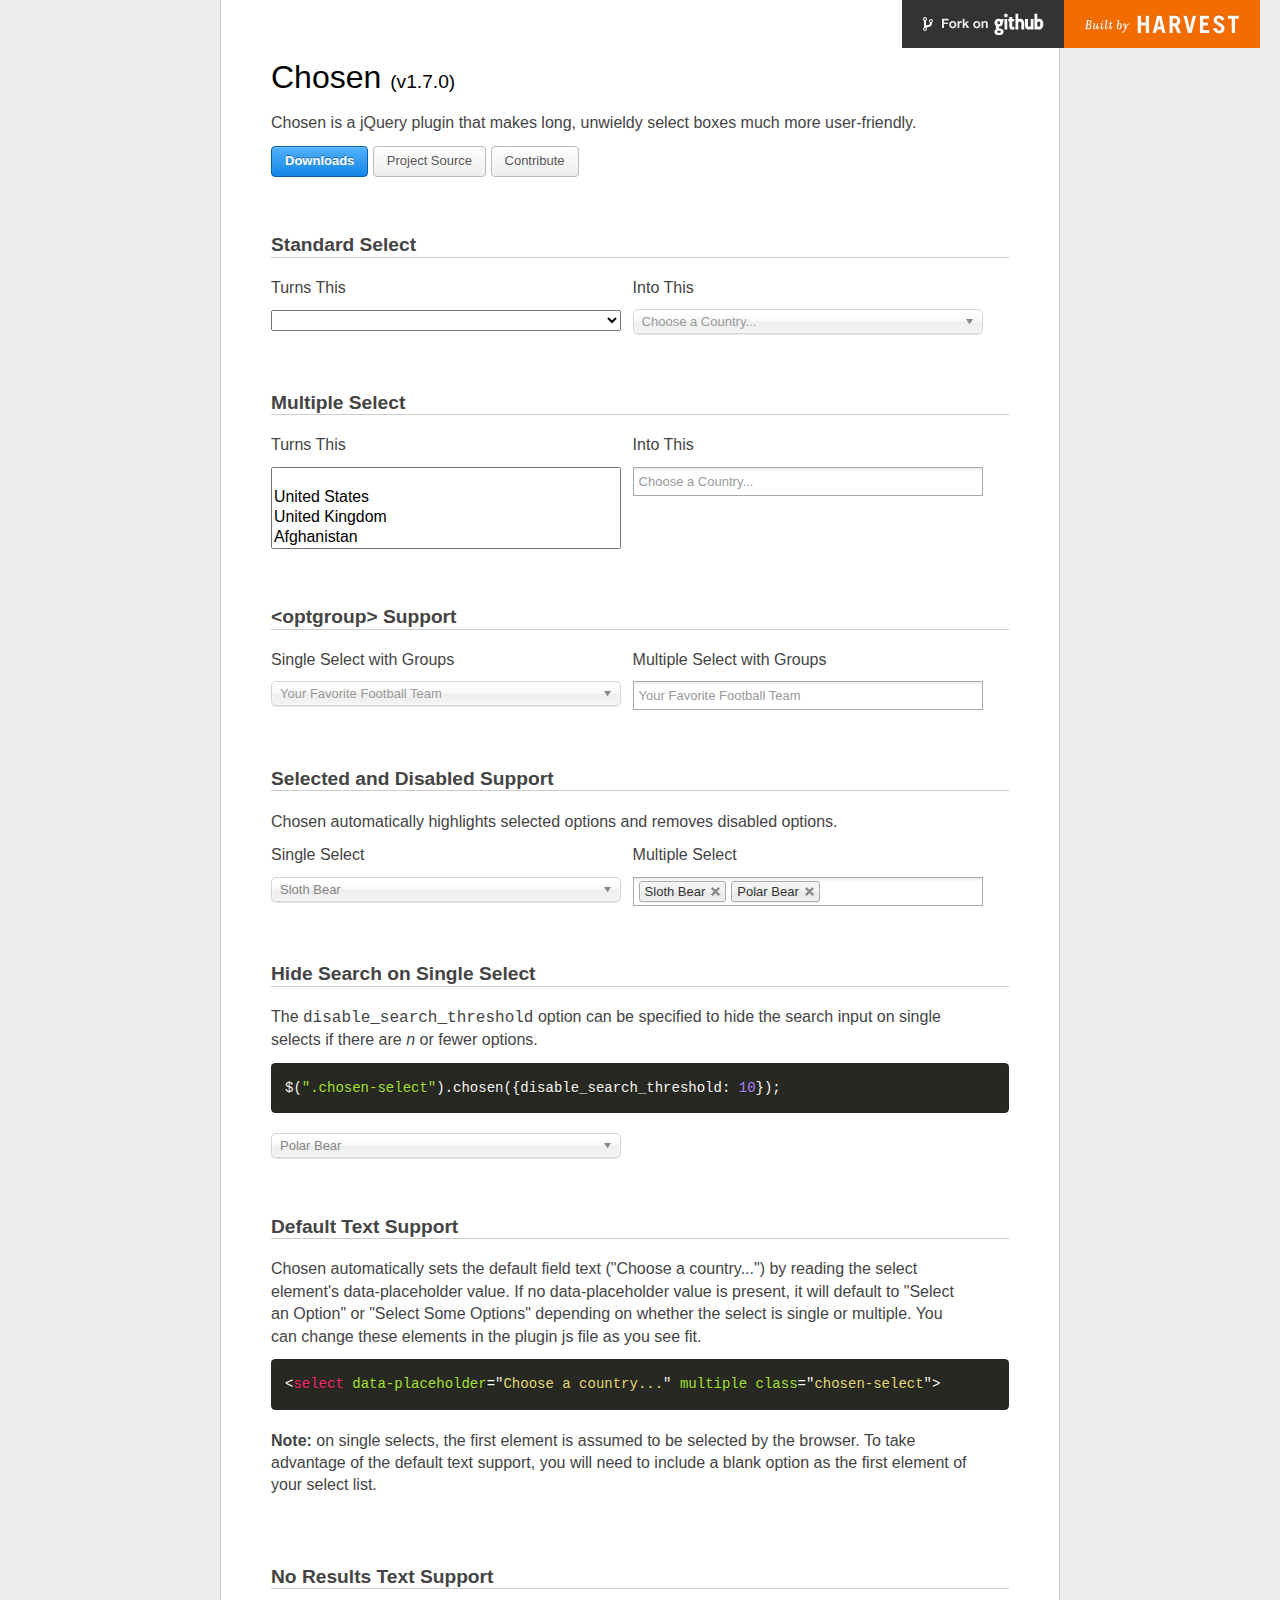
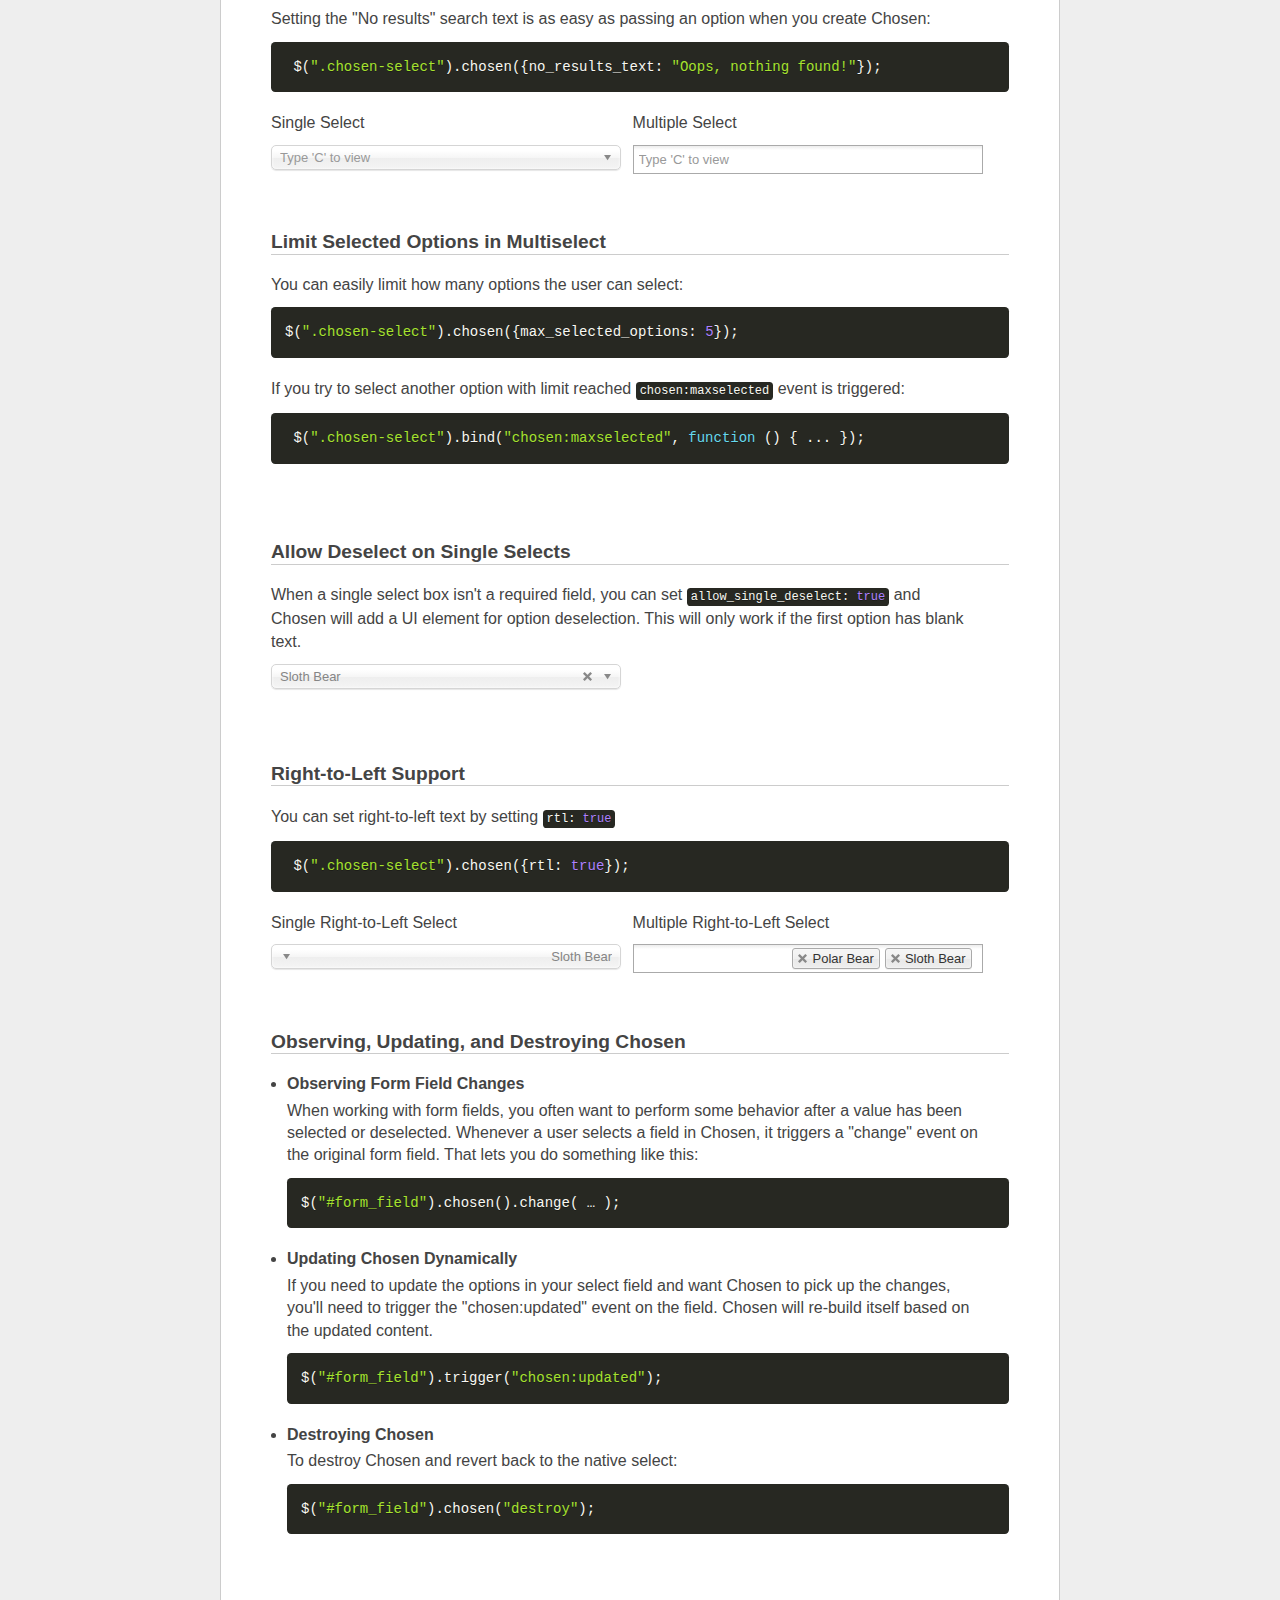
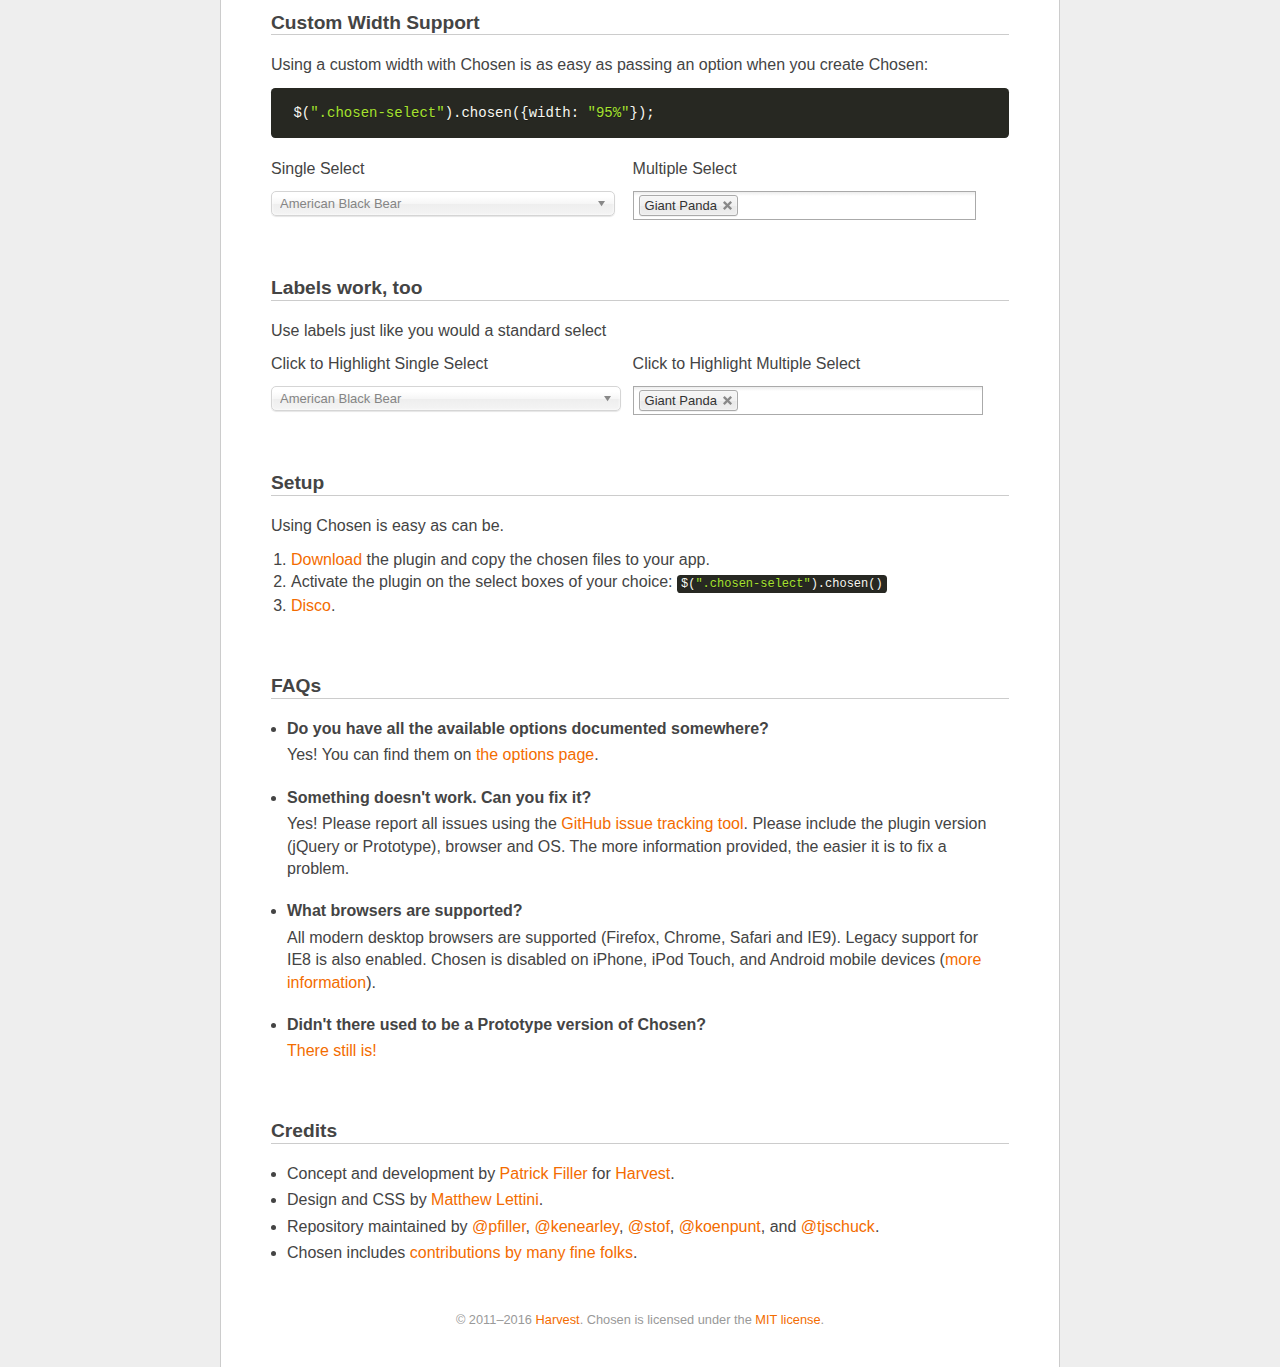
<file: hyyj/hyyj_web/src/main/resources/static/framework/plugins/chosen_v1.7.0/index.html>
<!doctype html>
<html lang="en">
<head>
  <meta charset="utf-8">
  <title>Chosen: A jQuery Plugin by Harvest to Tame Unwieldy Select Boxes</title>
  <link rel="stylesheet" href="docsupport/style.css">
  <link rel="stylesheet" href="docsupport/prism.css">
  <link rel="stylesheet" href="chosen.css">

  <meta http-equiv="Content-Security-Policy" content="default-src &apos;self&apos;; script-src &apos;self&apos; https://ajax.googleapis.com; style-src &apos;self&apos;; img-src &apos;self&apos; data:">

</head>
<body>
  <form>
    <div id="container">
      <div id="content">
        <header>
          <h1>Chosen <small>(<span id="latest-version">v1.7.0</span>)</small></h1>
        </header>
        <p>Chosen is a jQuery plugin that makes long, unwieldy select boxes much more user-friendly.</p>

        <p>
          <a class="button button-blue" href="https://github.com/harvesthq/chosen/releases">Downloads</a>
          <a class="button" href="https://github.com/harvesthq/chosen">Project Source</a>
          <a class="button" href="https://github.com/harvesthq/chosen/blob/master/contributing.md">Contribute</a>
        </p>

        <h2><a name="standard-select" class="anchor" href="#standard-select">Standard Select</a></h2>
      <div class="side-by-side clearfix">
        <div>
          <em>Turns This</em>
          <select data-placeholder="Choose a Country..." class="select" tabindex="1">
            <option value=""></option>
            <option value="United States">United States</option>
            <option value="United Kingdom">United Kingdom</option>
            <option value="Afghanistan">Afghanistan</option>
            <option value="Aland Islands">Aland Islands</option>
            <option value="Albania">Albania</option>
            <option value="Algeria">Algeria</option>
            <option value="American Samoa">American Samoa</option>
            <option value="Andorra">Andorra</option>
            <option value="Angola">Angola</option>
            <option value="Anguilla">Anguilla</option>
            <option value="Antarctica">Antarctica</option>
            <option value="Antigua and Barbuda">Antigua and Barbuda</option>
            <option value="Argentina">Argentina</option>
            <option value="Armenia">Armenia</option>
            <option value="Aruba">Aruba</option>
            <option value="Australia">Australia</option>
            <option value="Austria">Austria</option>
            <option value="Azerbaijan">Azerbaijan</option>
            <option value="Bahamas">Bahamas</option>
            <option value="Bahrain">Bahrain</option>
            <option value="Bangladesh">Bangladesh</option>
            <option value="Barbados">Barbados</option>
            <option value="Belarus">Belarus</option>
            <option value="Belgium">Belgium</option>
            <option value="Belize">Belize</option>
            <option value="Benin">Benin</option>
            <option value="Bermuda">Bermuda</option>
            <option value="Bhutan">Bhutan</option>
            <option value="Bolivia, Plurinational State of">Bolivia, Plurinational State of</option>
            <option value="Bonaire, Sint Eustatius and Saba">Bonaire, Sint Eustatius and Saba</option>
            <option value="Bosnia and Herzegovina">Bosnia and Herzegovina</option>
            <option value="Botswana">Botswana</option>
            <option value="Bouvet Island">Bouvet Island</option>
            <option value="Brazil">Brazil</option>
            <option value="British Indian Ocean Territory">British Indian Ocean Territory</option>
            <option value="Brunei Darussalam">Brunei Darussalam</option>
            <option value="Bulgaria">Bulgaria</option>
            <option value="Burkina Faso">Burkina Faso</option>
            <option value="Burundi">Burundi</option>
            <option value="Cambodia">Cambodia</option>
            <option value="Cameroon">Cameroon</option>
            <option value="Canada">Canada</option>
            <option value="Cape Verde">Cape Verde</option>
            <option value="Cayman Islands">Cayman Islands</option>
            <option value="Central African Republic">Central African Republic</option>
            <option value="Chad">Chad</option>
            <option value="Chile">Chile</option>
            <option value="China">China</option>
            <option value="Christmas Island">Christmas Island</option>
            <option value="Cocos (Keeling) Islands">Cocos (Keeling) Islands</option>
            <option value="Colombia">Colombia</option>
            <option value="Comoros">Comoros</option>
            <option value="Congo">Congo</option>
            <option value="Congo, The Democratic Republic of The">Congo, The Democratic Republic of The</option>
            <option value="Cook Islands">Cook Islands</option>
            <option value="Costa Rica">Costa Rica</option>
            <option value="Cote D&apos;ivoire">Cote D'ivoire</option>
            <option value="Croatia">Croatia</option>
            <option value="Cuba">Cuba</option>
            <option value="Curacao">Curacao</option>
            <option value="Cyprus">Cyprus</option>
            <option value="Czech Republic">Czech Republic</option>
            <option value="Denmark">Denmark</option>
            <option value="Djibouti">Djibouti</option>
            <option value="Dominica">Dominica</option>
            <option value="Dominican Republic">Dominican Republic</option>
            <option value="Ecuador">Ecuador</option>
            <option value="Egypt">Egypt</option>
            <option value="El Salvador">El Salvador</option>
            <option value="Equatorial Guinea">Equatorial Guinea</option>
            <option value="Eritrea">Eritrea</option>
            <option value="Estonia">Estonia</option>
            <option value="Ethiopia">Ethiopia</option>
            <option value="Falkland Islands (Malvinas)">Falkland Islands (Malvinas)</option>
            <option value="Faroe Islands">Faroe Islands</option>
            <option value="Fiji">Fiji</option>
            <option value="Finland">Finland</option>
            <option value="France">France</option>
            <option value="French Guiana">French Guiana</option>
            <option value="French Polynesia">French Polynesia</option>
            <option value="French Southern Territories">French Southern Territories</option>
            <option value="Gabon">Gabon</option>
            <option value="Gambia">Gambia</option>
            <option value="Georgia">Georgia</option>
            <option value="Germany">Germany</option>
            <option value="Ghana">Ghana</option>
            <option value="Gibraltar">Gibraltar</option>
            <option value="Greece">Greece</option>
            <option value="Greenland">Greenland</option>
            <option value="Grenada">Grenada</option>
            <option value="Guadeloupe">Guadeloupe</option>
            <option value="Guam">Guam</option>
            <option value="Guatemala">Guatemala</option>
            <option value="Guernsey">Guernsey</option>
            <option value="Guinea">Guinea</option>
            <option value="Guinea-bissau">Guinea-bissau</option>
            <option value="Guyana">Guyana</option>
            <option value="Haiti">Haiti</option>
            <option value="Heard Island and Mcdonald Islands">Heard Island and Mcdonald Islands</option>
            <option value="Holy See (Vatican City State)">Holy See (Vatican City State)</option>
            <option value="Honduras">Honduras</option>
            <option value="Hong Kong">Hong Kong</option>
            <option value="Hungary">Hungary</option>
            <option value="Iceland">Iceland</option>
            <option value="India">India</option>
            <option value="Indonesia">Indonesia</option>
            <option value="Iran, Islamic Republic of">Iran, Islamic Republic of</option>
            <option value="Iraq">Iraq</option>
            <option value="Ireland">Ireland</option>
            <option value="Isle of Man">Isle of Man</option>
            <option value="Israel">Israel</option>
            <option value="Italy">Italy</option>
            <option value="Jamaica">Jamaica</option>
            <option value="Japan">Japan</option>
            <option value="Jersey">Jersey</option>
            <option value="Jordan">Jordan</option>
            <option value="Kazakhstan">Kazakhstan</option>
            <option value="Kenya">Kenya</option>
            <option value="Kiribati">Kiribati</option>
            <option value="Korea, Democratic People&apos;s Republic of">Korea, Democratic People's Republic of</option>
            <option value="Korea, Republic of">Korea, Republic of</option>
            <option value="Kuwait">Kuwait</option>
            <option value="Kyrgyzstan">Kyrgyzstan</option>
            <option value="Lao People&apos;s Democratic Republic">Lao People's Democratic Republic</option>
            <option value="Latvia">Latvia</option>
            <option value="Lebanon">Lebanon</option>
            <option value="Lesotho">Lesotho</option>
            <option value="Liberia">Liberia</option>
            <option value="Libya">Libya</option>
            <option value="Liechtenstein">Liechtenstein</option>
            <option value="Lithuania">Lithuania</option>
            <option value="Luxembourg">Luxembourg</option>
            <option value="Macao">Macao</option>
            <option value="Macedonia, The Former Yugoslav Republic of">Macedonia, The Former Yugoslav Republic of</option>
            <option value="Madagascar">Madagascar</option>
            <option value="Malawi">Malawi</option>
            <option value="Malaysia">Malaysia</option>
            <option value="Maldives">Maldives</option>
            <option value="Mali">Mali</option>
            <option value="Malta">Malta</option>
            <option value="Marshall Islands">Marshall Islands</option>
            <option value="Martinique">Martinique</option>
            <option value="Mauritania">Mauritania</option>
            <option value="Mauritius">Mauritius</option>
            <option value="Mayotte">Mayotte</option>
            <option value="Mexico">Mexico</option>
            <option value="Micronesia, Federated States of">Micronesia, Federated States of</option>
            <option value="Moldova, Republic of">Moldova, Republic of</option>
            <option value="Monaco">Monaco</option>
            <option value="Mongolia">Mongolia</option>
            <option value="Montenegro">Montenegro</option>
            <option value="Montserrat">Montserrat</option>
            <option value="Morocco">Morocco</option>
            <option value="Mozambique">Mozambique</option>
            <option value="Myanmar">Myanmar</option>
            <option value="Namibia">Namibia</option>
            <option value="Nauru">Nauru</option>
            <option value="Nepal">Nepal</option>
            <option value="Netherlands">Netherlands</option>
            <option value="New Caledonia">New Caledonia</option>
            <option value="New Zealand">New Zealand</option>
            <option value="Nicaragua">Nicaragua</option>
            <option value="Niger">Niger</option>
            <option value="Nigeria">Nigeria</option>
            <option value="Niue">Niue</option>
            <option value="Norfolk Island">Norfolk Island</option>
            <option value="Northern Mariana Islands">Northern Mariana Islands</option>
            <option value="Norway">Norway</option>
            <option value="Oman">Oman</option>
            <option value="Pakistan">Pakistan</option>
            <option value="Palau">Palau</option>
            <option value="Palestinian Territory, Occupied">Palestinian Territory, Occupied</option>
            <option value="Panama">Panama</option>
            <option value="Papua New Guinea">Papua New Guinea</option>
            <option value="Paraguay">Paraguay</option>
            <option value="Peru">Peru</option>
            <option value="Philippines">Philippines</option>
            <option value="Pitcairn">Pitcairn</option>
            <option value="Poland">Poland</option>
            <option value="Portugal">Portugal</option>
            <option value="Puerto Rico">Puerto Rico</option>
            <option value="Qatar">Qatar</option>
            <option value="Reunion">Reunion</option>
            <option value="Romania">Romania</option>
            <option value="Russian Federation">Russian Federation</option>
            <option value="Rwanda">Rwanda</option>
            <option value="Saint Barthelemy">Saint Barthelemy</option>
            <option value="Saint Helena, Ascension and Tristan da Cunha">Saint Helena, Ascension and Tristan da Cunha</option>
            <option value="Saint Kitts and Nevis">Saint Kitts and Nevis</option>
            <option value="Saint Lucia">Saint Lucia</option>
            <option value="Saint Martin (French part)">Saint Martin (French part)</option>
            <option value="Saint Pierre and Miquelon">Saint Pierre and Miquelon</option>
            <option value="Saint Vincent and The Grenadines">Saint Vincent and The Grenadines</option>
            <option value="Samoa">Samoa</option>
            <option value="San Marino">San Marino</option>
            <option value="Sao Tome and Principe">Sao Tome and Principe</option>
            <option value="Saudi Arabia">Saudi Arabia</option>
            <option value="Senegal">Senegal</option>
            <option value="Serbia">Serbia</option>
            <option value="Seychelles">Seychelles</option>
            <option value="Sierra Leone">Sierra Leone</option>
            <option value="Singapore">Singapore</option>
            <option value="Sint Maarten (Dutch part)">Sint Maarten (Dutch part)</option>
            <option value="Slovakia">Slovakia</option>
            <option value="Slovenia">Slovenia</option>
            <option value="Solomon Islands">Solomon Islands</option>
            <option value="Somalia">Somalia</option>
            <option value="South Africa">South Africa</option>
            <option value="South Georgia and The South Sandwich Islands">South Georgia and The South Sandwich Islands</option>
            <option value="South Sudan">South Sudan</option>
            <option value="Spain">Spain</option>
            <option value="Sri Lanka">Sri Lanka</option>
            <option value="Sudan">Sudan</option>
            <option value="Suriname">Suriname</option>
            <option value="Svalbard and Jan Mayen">Svalbard and Jan Mayen</option>
            <option value="Swaziland">Swaziland</option>
            <option value="Sweden">Sweden</option>
            <option value="Switzerland">Switzerland</option>
            <option value="Syrian Arab Republic">Syrian Arab Republic</option>
            <option value="Taiwan, Province of China">Taiwan, Province of China</option>
            <option value="Tajikistan">Tajikistan</option>
            <option value="Tanzania, United Republic of">Tanzania, United Republic of</option>
            <option value="Thailand">Thailand</option>
            <option value="Timor-leste">Timor-leste</option>
            <option value="Togo">Togo</option>
            <option value="Tokelau">Tokelau</option>
            <option value="Tonga">Tonga</option>
            <option value="Trinidad and Tobago">Trinidad and Tobago</option>
            <option value="Tunisia">Tunisia</option>
            <option value="Turkey">Turkey</option>
            <option value="Turkmenistan">Turkmenistan</option>
            <option value="Turks and Caicos Islands">Turks and Caicos Islands</option>
            <option value="Tuvalu">Tuvalu</option>
            <option value="Uganda">Uganda</option>
            <option value="Ukraine">Ukraine</option>
            <option value="United Arab Emirates">United Arab Emirates</option>
            <option value="United Kingdom">United Kingdom</option>
            <option value="United States">United States</option>
            <option value="United States Minor Outlying Islands">United States Minor Outlying Islands</option>
            <option value="Uruguay">Uruguay</option>
            <option value="Uzbekistan">Uzbekistan</option>
            <option value="Vanuatu">Vanuatu</option>
            <option value="Venezuela, Bolivarian Republic of">Venezuela, Bolivarian Republic of</option>
            <option value="Viet Nam">Viet Nam</option>
            <option value="Virgin Islands, British">Virgin Islands, British</option>
            <option value="Virgin Islands, U.S.">Virgin Islands, U.S.</option>
            <option value="Wallis and Futuna">Wallis and Futuna</option>
            <option value="Western Sahara">Western Sahara</option>
            <option value="Yemen">Yemen</option>
            <option value="Zambia">Zambia</option>
            <option value="Zimbabwe">Zimbabwe</option>
          </select>
        </div>
        <div>
          <em>Into This</em>
          <select data-placeholder="Choose a Country..." class="chosen-select" tabindex="2">
            <option value=""></option>
            <option value="United States">United States</option>
            <option value="United Kingdom">United Kingdom</option>
            <option value="Afghanistan">Afghanistan</option>
            <option value="Aland Islands">Aland Islands</option>
            <option value="Albania">Albania</option>
            <option value="Algeria">Algeria</option>
            <option value="American Samoa">American Samoa</option>
            <option value="Andorra">Andorra</option>
            <option value="Angola">Angola</option>
            <option value="Anguilla">Anguilla</option>
            <option value="Antarctica">Antarctica</option>
            <option value="Antigua and Barbuda">Antigua and Barbuda</option>
            <option value="Argentina">Argentina</option>
            <option value="Armenia">Armenia</option>
            <option value="Aruba">Aruba</option>
            <option value="Australia">Australia</option>
            <option value="Austria">Austria</option>
            <option value="Azerbaijan">Azerbaijan</option>
            <option value="Bahamas">Bahamas</option>
            <option value="Bahrain">Bahrain</option>
            <option value="Bangladesh">Bangladesh</option>
            <option value="Barbados">Barbados</option>
            <option value="Belarus">Belarus</option>
            <option value="Belgium">Belgium</option>
            <option value="Belize">Belize</option>
            <option value="Benin">Benin</option>
            <option value="Bermuda">Bermuda</option>
            <option value="Bhutan">Bhutan</option>
            <option value="Bolivia, Plurinational State of">Bolivia, Plurinational State of</option>
            <option value="Bonaire, Sint Eustatius and Saba">Bonaire, Sint Eustatius and Saba</option>
            <option value="Bosnia and Herzegovina">Bosnia and Herzegovina</option>
            <option value="Botswana">Botswana</option>
            <option value="Bouvet Island">Bouvet Island</option>
            <option value="Brazil">Brazil</option>
            <option value="British Indian Ocean Territory">British Indian Ocean Territory</option>
            <option value="Brunei Darussalam">Brunei Darussalam</option>
            <option value="Bulgaria">Bulgaria</option>
            <option value="Burkina Faso">Burkina Faso</option>
            <option value="Burundi">Burundi</option>
            <option value="Cambodia">Cambodia</option>
            <option value="Cameroon">Cameroon</option>
            <option value="Canada">Canada</option>
            <option value="Cape Verde">Cape Verde</option>
            <option value="Cayman Islands">Cayman Islands</option>
            <option value="Central African Republic">Central African Republic</option>
            <option value="Chad">Chad</option>
            <option value="Chile">Chile</option>
            <option value="China">China</option>
            <option value="Christmas Island">Christmas Island</option>
            <option value="Cocos (Keeling) Islands">Cocos (Keeling) Islands</option>
            <option value="Colombia">Colombia</option>
            <option value="Comoros">Comoros</option>
            <option value="Congo">Congo</option>
            <option value="Congo, The Democratic Republic of The">Congo, The Democratic Republic of The</option>
            <option value="Cook Islands">Cook Islands</option>
            <option value="Costa Rica">Costa Rica</option>
            <option value="Cote D&apos;ivoire">Cote D'ivoire</option>
            <option value="Croatia">Croatia</option>
            <option value="Cuba">Cuba</option>
            <option value="Curacao">Curacao</option>
            <option value="Cyprus">Cyprus</option>
            <option value="Czech Republic">Czech Republic</option>
            <option value="Denmark">Denmark</option>
            <option value="Djibouti">Djibouti</option>
            <option value="Dominica">Dominica</option>
            <option value="Dominican Republic">Dominican Republic</option>
            <option value="Ecuador">Ecuador</option>
            <option value="Egypt">Egypt</option>
            <option value="El Salvador">El Salvador</option>
            <option value="Equatorial Guinea">Equatorial Guinea</option>
            <option value="Eritrea">Eritrea</option>
            <option value="Estonia">Estonia</option>
            <option value="Ethiopia">Ethiopia</option>
            <option value="Falkland Islands (Malvinas)">Falkland Islands (Malvinas)</option>
            <option value="Faroe Islands">Faroe Islands</option>
            <option value="Fiji">Fiji</option>
            <option value="Finland">Finland</option>
            <option value="France">France</option>
            <option value="French Guiana">French Guiana</option>
            <option value="French Polynesia">French Polynesia</option>
            <option value="French Southern Territories">French Southern Territories</option>
            <option value="Gabon">Gabon</option>
            <option value="Gambia">Gambia</option>
            <option value="Georgia">Georgia</option>
            <option value="Germany">Germany</option>
            <option value="Ghana">Ghana</option>
            <option value="Gibraltar">Gibraltar</option>
            <option value="Greece">Greece</option>
            <option value="Greenland">Greenland</option>
            <option value="Grenada">Grenada</option>
            <option value="Guadeloupe">Guadeloupe</option>
            <option value="Guam">Guam</option>
            <option value="Guatemala">Guatemala</option>
            <option value="Guernsey">Guernsey</option>
            <option value="Guinea">Guinea</option>
            <option value="Guinea-bissau">Guinea-bissau</option>
            <option value="Guyana">Guyana</option>
            <option value="Haiti">Haiti</option>
            <option value="Heard Island and Mcdonald Islands">Heard Island and Mcdonald Islands</option>
            <option value="Holy See (Vatican City State)">Holy See (Vatican City State)</option>
            <option value="Honduras">Honduras</option>
            <option value="Hong Kong">Hong Kong</option>
            <option value="Hungary">Hungary</option>
            <option value="Iceland">Iceland</option>
            <option value="India">India</option>
            <option value="Indonesia">Indonesia</option>
            <option value="Iran, Islamic Republic of">Iran, Islamic Republic of</option>
            <option value="Iraq">Iraq</option>
            <option value="Ireland">Ireland</option>
            <option value="Isle of Man">Isle of Man</option>
            <option value="Israel">Israel</option>
            <option value="Italy">Italy</option>
            <option value="Jamaica">Jamaica</option>
            <option value="Japan">Japan</option>
            <option value="Jersey">Jersey</option>
            <option value="Jordan">Jordan</option>
            <option value="Kazakhstan">Kazakhstan</option>
            <option value="Kenya">Kenya</option>
            <option value="Kiribati">Kiribati</option>
            <option value="Korea, Democratic People&apos;s Republic of">Korea, Democratic People's Republic of</option>
            <option value="Korea, Republic of">Korea, Republic of</option>
            <option value="Kuwait">Kuwait</option>
            <option value="Kyrgyzstan">Kyrgyzstan</option>
            <option value="Lao People&apos;s Democratic Republic">Lao People's Democratic Republic</option>
            <option value="Latvia">Latvia</option>
            <option value="Lebanon">Lebanon</option>
            <option value="Lesotho">Lesotho</option>
            <option value="Liberia">Liberia</option>
            <option value="Libya">Libya</option>
            <option value="Liechtenstein">Liechtenstein</option>
            <option value="Lithuania">Lithuania</option>
            <option value="Luxembourg">Luxembourg</option>
            <option value="Macao">Macao</option>
            <option value="Macedonia, The Former Yugoslav Republic of">Macedonia, The Former Yugoslav Republic of</option>
            <option value="Madagascar">Madagascar</option>
            <option value="Malawi">Malawi</option>
            <option value="Malaysia">Malaysia</option>
            <option value="Maldives">Maldives</option>
            <option value="Mali">Mali</option>
            <option value="Malta">Malta</option>
            <option value="Marshall Islands">Marshall Islands</option>
            <option value="Martinique">Martinique</option>
            <option value="Mauritania">Mauritania</option>
            <option value="Mauritius">Mauritius</option>
            <option value="Mayotte">Mayotte</option>
            <option value="Mexico">Mexico</option>
            <option value="Micronesia, Federated States of">Micronesia, Federated States of</option>
            <option value="Moldova, Republic of">Moldova, Republic of</option>
            <option value="Monaco">Monaco</option>
            <option value="Mongolia">Mongolia</option>
            <option value="Montenegro">Montenegro</option>
            <option value="Montserrat">Montserrat</option>
            <option value="Morocco">Morocco</option>
            <option value="Mozambique">Mozambique</option>
            <option value="Myanmar">Myanmar</option>
            <option value="Namibia">Namibia</option>
            <option value="Nauru">Nauru</option>
            <option value="Nepal">Nepal</option>
            <option value="Netherlands">Netherlands</option>
            <option value="New Caledonia">New Caledonia</option>
            <option value="New Zealand">New Zealand</option>
            <option value="Nicaragua">Nicaragua</option>
            <option value="Niger">Niger</option>
            <option value="Nigeria">Nigeria</option>
            <option value="Niue">Niue</option>
            <option value="Norfolk Island">Norfolk Island</option>
            <option value="Northern Mariana Islands">Northern Mariana Islands</option>
            <option value="Norway">Norway</option>
            <option value="Oman">Oman</option>
            <option value="Pakistan">Pakistan</option>
            <option value="Palau">Palau</option>
            <option value="Palestinian Territory, Occupied">Palestinian Territory, Occupied</option>
            <option value="Panama">Panama</option>
            <option value="Papua New Guinea">Papua New Guinea</option>
            <option value="Paraguay">Paraguay</option>
            <option value="Peru">Peru</option>
            <option value="Philippines">Philippines</option>
            <option value="Pitcairn">Pitcairn</option>
            <option value="Poland">Poland</option>
            <option value="Portugal">Portugal</option>
            <option value="Puerto Rico">Puerto Rico</option>
            <option value="Qatar">Qatar</option>
            <option value="Reunion">Reunion</option>
            <option value="Romania">Romania</option>
            <option value="Russian Federation">Russian Federation</option>
            <option value="Rwanda">Rwanda</option>
            <option value="Saint Barthelemy">Saint Barthelemy</option>
            <option value="Saint Helena, Ascension and Tristan da Cunha">Saint Helena, Ascension and Tristan da Cunha</option>
            <option value="Saint Kitts and Nevis">Saint Kitts and Nevis</option>
            <option value="Saint Lucia">Saint Lucia</option>
            <option value="Saint Martin (French part)">Saint Martin (French part)</option>
            <option value="Saint Pierre and Miquelon">Saint Pierre and Miquelon</option>
            <option value="Saint Vincent and The Grenadines">Saint Vincent and The Grenadines</option>
            <option value="Samoa">Samoa</option>
            <option value="San Marino">San Marino</option>
            <option value="Sao Tome and Principe">Sao Tome and Principe</option>
            <option value="Saudi Arabia">Saudi Arabia</option>
            <option value="Senegal">Senegal</option>
            <option value="Serbia">Serbia</option>
            <option value="Seychelles">Seychelles</option>
            <option value="Sierra Leone">Sierra Leone</option>
            <option value="Singapore">Singapore</option>
            <option value="Sint Maarten (Dutch part)">Sint Maarten (Dutch part)</option>
            <option value="Slovakia">Slovakia</option>
            <option value="Slovenia">Slovenia</option>
            <option value="Solomon Islands">Solomon Islands</option>
            <option value="Somalia">Somalia</option>
            <option value="South Africa">South Africa</option>
            <option value="South Georgia and The South Sandwich Islands">South Georgia and The South Sandwich Islands</option>
            <option value="South Sudan">South Sudan</option>
            <option value="Spain">Spain</option>
            <option value="Sri Lanka">Sri Lanka</option>
            <option value="Sudan">Sudan</option>
            <option value="Suriname">Suriname</option>
            <option value="Svalbard and Jan Mayen">Svalbard and Jan Mayen</option>
            <option value="Swaziland">Swaziland</option>
            <option value="Sweden">Sweden</option>
            <option value="Switzerland">Switzerland</option>
            <option value="Syrian Arab Republic">Syrian Arab Republic</option>
            <option value="Taiwan, Province of China">Taiwan, Province of China</option>
            <option value="Tajikistan">Tajikistan</option>
            <option value="Tanzania, United Republic of">Tanzania, United Republic of</option>
            <option value="Thailand">Thailand</option>
            <option value="Timor-leste">Timor-leste</option>
            <option value="Togo">Togo</option>
            <option value="Tokelau">Tokelau</option>
            <option value="Tonga">Tonga</option>
            <option value="Trinidad and Tobago">Trinidad and Tobago</option>
            <option value="Tunisia">Tunisia</option>
            <option value="Turkey">Turkey</option>
            <option value="Turkmenistan">Turkmenistan</option>
            <option value="Turks and Caicos Islands">Turks and Caicos Islands</option>
            <option value="Tuvalu">Tuvalu</option>
            <option value="Uganda">Uganda</option>
            <option value="Ukraine">Ukraine</option>
            <option value="United Arab Emirates">United Arab Emirates</option>
            <option value="United Kingdom">United Kingdom</option>
            <option value="United States">United States</option>
            <option value="United States Minor Outlying Islands">United States Minor Outlying Islands</option>
            <option value="Uruguay">Uruguay</option>
            <option value="Uzbekistan">Uzbekistan</option>
            <option value="Vanuatu">Vanuatu</option>
            <option value="Venezuela, Bolivarian Republic of">Venezuela, Bolivarian Republic of</option>
            <option value="Viet Nam">Viet Nam</option>
            <option value="Virgin Islands, British">Virgin Islands, British</option>
            <option value="Virgin Islands, U.S.">Virgin Islands, U.S.</option>
            <option value="Wallis and Futuna">Wallis and Futuna</option>
            <option value="Western Sahara">Western Sahara</option>
            <option value="Yemen">Yemen</option>
            <option value="Zambia">Zambia</option>
            <option value="Zimbabwe">Zimbabwe</option>
          </select>
        </div>
      </div>

      <h2><a name="multiple-select" class="anchor" href="#multiple-select">Multiple Select</a></h2>
      <div class="side-by-side clearfix">
        <div>
          <em>Turns This</em>
          <select data-placeholder="Choose a Country..." class="select" multiple tabindex="3">
            <option value=""></option>
            <option value="United States">United States</option>
            <option value="United Kingdom">United Kingdom</option>
            <option value="Afghanistan">Afghanistan</option>
            <option value="Aland Islands">Aland Islands</option>
            <option value="Albania">Albania</option>
            <option value="Algeria">Algeria</option>
            <option value="American Samoa">American Samoa</option>
            <option value="Andorra">Andorra</option>
            <option value="Angola">Angola</option>
            <option value="Anguilla">Anguilla</option>
            <option value="Antarctica">Antarctica</option>
            <option value="Antigua and Barbuda">Antigua and Barbuda</option>
            <option value="Argentina">Argentina</option>
            <option value="Armenia">Armenia</option>
            <option value="Aruba">Aruba</option>
            <option value="Australia">Australia</option>
            <option value="Austria">Austria</option>
            <option value="Azerbaijan">Azerbaijan</option>
            <option value="Bahamas">Bahamas</option>
            <option value="Bahrain">Bahrain</option>
            <option value="Bangladesh">Bangladesh</option>
            <option value="Barbados">Barbados</option>
            <option value="Belarus">Belarus</option>
            <option value="Belgium">Belgium</option>
            <option value="Belize">Belize</option>
            <option value="Benin">Benin</option>
            <option value="Bermuda">Bermuda</option>
            <option value="Bhutan">Bhutan</option>
            <option value="Bolivia, Plurinational State of">Bolivia, Plurinational State of</option>
            <option value="Bonaire, Sint Eustatius and Saba">Bonaire, Sint Eustatius and Saba</option>
            <option value="Bosnia and Herzegovina">Bosnia and Herzegovina</option>
            <option value="Botswana">Botswana</option>
            <option value="Bouvet Island">Bouvet Island</option>
            <option value="Brazil">Brazil</option>
            <option value="British Indian Ocean Territory">British Indian Ocean Territory</option>
            <option value="Brunei Darussalam">Brunei Darussalam</option>
            <option value="Bulgaria">Bulgaria</option>
            <option value="Burkina Faso">Burkina Faso</option>
            <option value="Burundi">Burundi</option>
            <option value="Cambodia">Cambodia</option>
            <option value="Cameroon">Cameroon</option>
            <option value="Canada">Canada</option>
            <option value="Cape Verde">Cape Verde</option>
            <option value="Cayman Islands">Cayman Islands</option>
            <option value="Central African Republic">Central African Republic</option>
            <option value="Chad">Chad</option>
            <option value="Chile">Chile</option>
            <option value="China">China</option>
            <option value="Christmas Island">Christmas Island</option>
            <option value="Cocos (Keeling) Islands">Cocos (Keeling) Islands</option>
            <option value="Colombia">Colombia</option>
            <option value="Comoros">Comoros</option>
            <option value="Congo">Congo</option>
            <option value="Congo, The Democratic Republic of The">Congo, The Democratic Republic of The</option>
            <option value="Cook Islands">Cook Islands</option>
            <option value="Costa Rica">Costa Rica</option>
            <option value="Cote D&apos;ivoire">Cote D'ivoire</option>
            <option value="Croatia">Croatia</option>
            <option value="Cuba">Cuba</option>
            <option value="Curacao">Curacao</option>
            <option value="Cyprus">Cyprus</option>
            <option value="Czech Republic">Czech Republic</option>
            <option value="Denmark">Denmark</option>
            <option value="Djibouti">Djibouti</option>
            <option value="Dominica">Dominica</option>
            <option value="Dominican Republic">Dominican Republic</option>
            <option value="Ecuador">Ecuador</option>
            <option value="Egypt">Egypt</option>
            <option value="El Salvador">El Salvador</option>
            <option value="Equatorial Guinea">Equatorial Guinea</option>
            <option value="Eritrea">Eritrea</option>
            <option value="Estonia">Estonia</option>
            <option value="Ethiopia">Ethiopia</option>
            <option value="Falkland Islands (Malvinas)">Falkland Islands (Malvinas)</option>
            <option value="Faroe Islands">Faroe Islands</option>
            <option value="Fiji">Fiji</option>
            <option value="Finland">Finland</option>
            <option value="France">France</option>
            <option value="French Guiana">French Guiana</option>
            <option value="French Polynesia">French Polynesia</option>
            <option value="French Southern Territories">French Southern Territories</option>
            <option value="Gabon">Gabon</option>
            <option value="Gambia">Gambia</option>
            <option value="Georgia">Georgia</option>
            <option value="Germany">Germany</option>
            <option value="Ghana">Ghana</option>
            <option value="Gibraltar">Gibraltar</option>
            <option value="Greece">Greece</option>
            <option value="Greenland">Greenland</option>
            <option value="Grenada">Grenada</option>
            <option value="Guadeloupe">Guadeloupe</option>
            <option value="Guam">Guam</option>
            <option value="Guatemala">Guatemala</option>
            <option value="Guernsey">Guernsey</option>
            <option value="Guinea">Guinea</option>
            <option value="Guinea-bissau">Guinea-bissau</option>
            <option value="Guyana">Guyana</option>
            <option value="Haiti">Haiti</option>
            <option value="Heard Island and Mcdonald Islands">Heard Island and Mcdonald Islands</option>
            <option value="Holy See (Vatican City State)">Holy See (Vatican City State)</option>
            <option value="Honduras">Honduras</option>
            <option value="Hong Kong">Hong Kong</option>
            <option value="Hungary">Hungary</option>
            <option value="Iceland">Iceland</option>
            <option value="India">India</option>
            <option value="Indonesia">Indonesia</option>
            <option value="Iran, Islamic Republic of">Iran, Islamic Republic of</option>
            <option value="Iraq">Iraq</option>
            <option value="Ireland">Ireland</option>
            <option value="Isle of Man">Isle of Man</option>
            <option value="Israel">Israel</option>
            <option value="Italy">Italy</option>
            <option value="Jamaica">Jamaica</option>
            <option value="Japan">Japan</option>
            <option value="Jersey">Jersey</option>
            <option value="Jordan">Jordan</option>
            <option value="Kazakhstan">Kazakhstan</option>
            <option value="Kenya">Kenya</option>
            <option value="Kiribati">Kiribati</option>
            <option value="Korea, Democratic People&apos;s Republic of">Korea, Democratic People's Republic of</option>
            <option value="Korea, Republic of">Korea, Republic of</option>
            <option value="Kuwait">Kuwait</option>
            <option value="Kyrgyzstan">Kyrgyzstan</option>
            <option value="Lao People&apos;s Democratic Republic">Lao People's Democratic Republic</option>
            <option value="Latvia">Latvia</option>
            <option value="Lebanon">Lebanon</option>
            <option value="Lesotho">Lesotho</option>
            <option value="Liberia">Liberia</option>
            <option value="Libya">Libya</option>
            <option value="Liechtenstein">Liechtenstein</option>
            <option value="Lithuania">Lithuania</option>
            <option value="Luxembourg">Luxembourg</option>
            <option value="Macao">Macao</option>
            <option value="Macedonia, The Former Yugoslav Republic of">Macedonia, The Former Yugoslav Republic of</option>
            <option value="Madagascar">Madagascar</option>
            <option value="Malawi">Malawi</option>
            <option value="Malaysia">Malaysia</option>
            <option value="Maldives">Maldives</option>
            <option value="Mali">Mali</option>
            <option value="Malta">Malta</option>
            <option value="Marshall Islands">Marshall Islands</option>
            <option value="Martinique">Martinique</option>
            <option value="Mauritania">Mauritania</option>
            <option value="Mauritius">Mauritius</option>
            <option value="Mayotte">Mayotte</option>
            <option value="Mexico">Mexico</option>
            <option value="Micronesia, Federated States of">Micronesia, Federated States of</option>
            <option value="Moldova, Republic of">Moldova, Republic of</option>
            <option value="Monaco">Monaco</option>
            <option value="Mongolia">Mongolia</option>
            <option value="Montenegro">Montenegro</option>
            <option value="Montserrat">Montserrat</option>
            <option value="Morocco">Morocco</option>
            <option value="Mozambique">Mozambique</option>
            <option value="Myanmar">Myanmar</option>
            <option value="Namibia">Namibia</option>
            <option value="Nauru">Nauru</option>
            <option value="Nepal">Nepal</option>
            <option value="Netherlands">Netherlands</option>
            <option value="New Caledonia">New Caledonia</option>
            <option value="New Zealand">New Zealand</option>
            <option value="Nicaragua">Nicaragua</option>
            <option value="Niger">Niger</option>
            <option value="Nigeria">Nigeria</option>
            <option value="Niue">Niue</option>
            <option value="Norfolk Island">Norfolk Island</option>
            <option value="Northern Mariana Islands">Northern Mariana Islands</option>
            <option value="Norway">Norway</option>
            <option value="Oman">Oman</option>
            <option value="Pakistan">Pakistan</option>
            <option value="Palau">Palau</option>
            <option value="Palestinian Territory, Occupied">Palestinian Territory, Occupied</option>
            <option value="Panama">Panama</option>
            <option value="Papua New Guinea">Papua New Guinea</option>
            <option value="Paraguay">Paraguay</option>
            <option value="Peru">Peru</option>
            <option value="Philippines">Philippines</option>
            <option value="Pitcairn">Pitcairn</option>
            <option value="Poland">Poland</option>
            <option value="Portugal">Portugal</option>
            <option value="Puerto Rico">Puerto Rico</option>
            <option value="Qatar">Qatar</option>
            <option value="Reunion">Reunion</option>
            <option value="Romania">Romania</option>
            <option value="Russian Federation">Russian Federation</option>
            <option value="Rwanda">Rwanda</option>
            <option value="Saint Barthelemy">Saint Barthelemy</option>
            <option value="Saint Helena, Ascension and Tristan da Cunha">Saint Helena, Ascension and Tristan da Cunha</option>
            <option value="Saint Kitts and Nevis">Saint Kitts and Nevis</option>
            <option value="Saint Lucia">Saint Lucia</option>
            <option value="Saint Martin (French part)">Saint Martin (French part)</option>
            <option value="Saint Pierre and Miquelon">Saint Pierre and Miquelon</option>
            <option value="Saint Vincent and The Grenadines">Saint Vincent and The Grenadines</option>
            <option value="Samoa">Samoa</option>
            <option value="San Marino">San Marino</option>
            <option value="Sao Tome and Principe">Sao Tome and Principe</option>
            <option value="Saudi Arabia">Saudi Arabia</option>
            <option value="Senegal">Senegal</option>
            <option value="Serbia">Serbia</option>
            <option value="Seychelles">Seychelles</option>
            <option value="Sierra Leone">Sierra Leone</option>
            <option value="Singapore">Singapore</option>
            <option value="Sint Maarten (Dutch part)">Sint Maarten (Dutch part)</option>
            <option value="Slovakia">Slovakia</option>
            <option value="Slovenia">Slovenia</option>
            <option value="Solomon Islands">Solomon Islands</option>
            <option value="Somalia">Somalia</option>
            <option value="South Africa">South Africa</option>
            <option value="South Georgia and The South Sandwich Islands">South Georgia and The South Sandwich Islands</option>
            <option value="South Sudan">South Sudan</option>
            <option value="Spain">Spain</option>
            <option value="Sri Lanka">Sri Lanka</option>
            <option value="Sudan">Sudan</option>
            <option value="Suriname">Suriname</option>
            <option value="Svalbard and Jan Mayen">Svalbard and Jan Mayen</option>
            <option value="Swaziland">Swaziland</option>
            <option value="Sweden">Sweden</option>
            <option value="Switzerland">Switzerland</option>
            <option value="Syrian Arab Republic">Syrian Arab Republic</option>
            <option value="Taiwan, Province of China">Taiwan, Province of China</option>
            <option value="Tajikistan">Tajikistan</option>
            <option value="Tanzania, United Republic of">Tanzania, United Republic of</option>
            <option value="Thailand">Thailand</option>
            <option value="Timor-leste">Timor-leste</option>
            <option value="Togo">Togo</option>
            <option value="Tokelau">Tokelau</option>
            <option value="Tonga">Tonga</option>
            <option value="Trinidad and Tobago">Trinidad and Tobago</option>
            <option value="Tunisia">Tunisia</option>
            <option value="Turkey">Turkey</option>
            <option value="Turkmenistan">Turkmenistan</option>
            <option value="Turks and Caicos Islands">Turks and Caicos Islands</option>
            <option value="Tuvalu">Tuvalu</option>
            <option value="Uganda">Uganda</option>
            <option value="Ukraine">Ukraine</option>
            <option value="United Arab Emirates">United Arab Emirates</option>
            <option value="United Kingdom">United Kingdom</option>
            <option value="United States">United States</option>
            <option value="United States Minor Outlying Islands">United States Minor Outlying Islands</option>
            <option value="Uruguay">Uruguay</option>
            <option value="Uzbekistan">Uzbekistan</option>
            <option value="Vanuatu">Vanuatu</option>
            <option value="Venezuela, Bolivarian Republic of">Venezuela, Bolivarian Republic of</option>
            <option value="Viet Nam">Viet Nam</option>
            <option value="Virgin Islands, British">Virgin Islands, British</option>
            <option value="Virgin Islands, U.S.">Virgin Islands, U.S.</option>
            <option value="Wallis and Futuna">Wallis and Futuna</option>
            <option value="Western Sahara">Western Sahara</option>
            <option value="Yemen">Yemen</option>
            <option value="Zambia">Zambia</option>
            <option value="Zimbabwe">Zimbabwe</option>
          </select>
        </div>
        <div>
          <em>Into This</em>
          <select data-placeholder="Choose a Country..." class="chosen-select" multiple tabindex="4">
            <option value=""></option>
            <option value="United States">United States</option>
            <option value="United Kingdom">United Kingdom</option>
            <option value="Afghanistan">Afghanistan</option>
            <option value="Aland Islands">Aland Islands</option>
            <option value="Albania">Albania</option>
            <option value="Algeria">Algeria</option>
            <option value="American Samoa">American Samoa</option>
            <option value="Andorra">Andorra</option>
            <option value="Angola">Angola</option>
            <option value="Anguilla">Anguilla</option>
            <option value="Antarctica">Antarctica</option>
            <option value="Antigua and Barbuda">Antigua and Barbuda</option>
            <option value="Argentina">Argentina</option>
            <option value="Armenia">Armenia</option>
            <option value="Aruba">Aruba</option>
            <option value="Australia">Australia</option>
            <option value="Austria">Austria</option>
            <option value="Azerbaijan">Azerbaijan</option>
            <option value="Bahamas">Bahamas</option>
            <option value="Bahrain">Bahrain</option>
            <option value="Bangladesh">Bangladesh</option>
            <option value="Barbados">Barbados</option>
            <option value="Belarus">Belarus</option>
            <option value="Belgium">Belgium</option>
            <option value="Belize">Belize</option>
            <option value="Benin">Benin</option>
            <option value="Bermuda">Bermuda</option>
            <option value="Bhutan">Bhutan</option>
            <option value="Bolivia, Plurinational State of">Bolivia, Plurinational State of</option>
            <option value="Bonaire, Sint Eustatius and Saba">Bonaire, Sint Eustatius and Saba</option>
            <option value="Bosnia and Herzegovina">Bosnia and Herzegovina</option>
            <option value="Botswana">Botswana</option>
            <option value="Bouvet Island">Bouvet Island</option>
            <option value="Brazil">Brazil</option>
            <option value="British Indian Ocean Territory">British Indian Ocean Territory</option>
            <option value="Brunei Darussalam">Brunei Darussalam</option>
            <option value="Bulgaria">Bulgaria</option>
            <option value="Burkina Faso">Burkina Faso</option>
            <option value="Burundi">Burundi</option>
            <option value="Cambodia">Cambodia</option>
            <option value="Cameroon">Cameroon</option>
            <option value="Canada">Canada</option>
            <option value="Cape Verde">Cape Verde</option>
            <option value="Cayman Islands">Cayman Islands</option>
            <option value="Central African Republic">Central African Republic</option>
            <option value="Chad">Chad</option>
            <option value="Chile">Chile</option>
            <option value="China">China</option>
            <option value="Christmas Island">Christmas Island</option>
            <option value="Cocos (Keeling) Islands">Cocos (Keeling) Islands</option>
            <option value="Colombia">Colombia</option>
            <option value="Comoros">Comoros</option>
            <option value="Congo">Congo</option>
            <option value="Congo, The Democratic Republic of The">Congo, The Democratic Republic of The</option>
            <option value="Cook Islands">Cook Islands</option>
            <option value="Costa Rica">Costa Rica</option>
            <option value="Cote D&apos;ivoire">Cote D'ivoire</option>
            <option value="Croatia">Croatia</option>
            <option value="Cuba">Cuba</option>
            <option value="Curacao">Curacao</option>
            <option value="Cyprus">Cyprus</option>
            <option value="Czech Republic">Czech Republic</option>
            <option value="Denmark">Denmark</option>
            <option value="Djibouti">Djibouti</option>
            <option value="Dominica">Dominica</option>
            <option value="Dominican Republic">Dominican Republic</option>
            <option value="Ecuador">Ecuador</option>
            <option value="Egypt">Egypt</option>
            <option value="El Salvador">El Salvador</option>
            <option value="Equatorial Guinea">Equatorial Guinea</option>
            <option value="Eritrea">Eritrea</option>
            <option value="Estonia">Estonia</option>
            <option value="Ethiopia">Ethiopia</option>
            <option value="Falkland Islands (Malvinas)">Falkland Islands (Malvinas)</option>
            <option value="Faroe Islands">Faroe Islands</option>
            <option value="Fiji">Fiji</option>
            <option value="Finland">Finland</option>
            <option value="France">France</option>
            <option value="French Guiana">French Guiana</option>
            <option value="French Polynesia">French Polynesia</option>
            <option value="French Southern Territories">French Southern Territories</option>
            <option value="Gabon">Gabon</option>
            <option value="Gambia">Gambia</option>
            <option value="Georgia">Georgia</option>
            <option value="Germany">Germany</option>
            <option value="Ghana">Ghana</option>
            <option value="Gibraltar">Gibraltar</option>
            <option value="Greece">Greece</option>
            <option value="Greenland">Greenland</option>
            <option value="Grenada">Grenada</option>
            <option value="Guadeloupe">Guadeloupe</option>
            <option value="Guam">Guam</option>
            <option value="Guatemala">Guatemala</option>
            <option value="Guernsey">Guernsey</option>
            <option value="Guinea">Guinea</option>
            <option value="Guinea-bissau">Guinea-bissau</option>
            <option value="Guyana">Guyana</option>
            <option value="Haiti">Haiti</option>
            <option value="Heard Island and Mcdonald Islands">Heard Island and Mcdonald Islands</option>
            <option value="Holy See (Vatican City State)">Holy See (Vatican City State)</option>
            <option value="Honduras">Honduras</option>
            <option value="Hong Kong">Hong Kong</option>
            <option value="Hungary">Hungary</option>
            <option value="Iceland">Iceland</option>
            <option value="India">India</option>
            <option value="Indonesia">Indonesia</option>
            <option value="Iran, Islamic Republic of">Iran, Islamic Republic of</option>
            <option value="Iraq">Iraq</option>
            <option value="Ireland">Ireland</option>
            <option value="Isle of Man">Isle of Man</option>
            <option value="Israel">Israel</option>
            <option value="Italy">Italy</option>
            <option value="Jamaica">Jamaica</option>
            <option value="Japan">Japan</option>
            <option value="Jersey">Jersey</option>
            <option value="Jordan">Jordan</option>
            <option value="Kazakhstan">Kazakhstan</option>
            <option value="Kenya">Kenya</option>
            <option value="Kiribati">Kiribati</option>
            <option value="Korea, Democratic People&apos;s Republic of">Korea, Democratic People's Republic of</option>
            <option value="Korea, Republic of">Korea, Republic of</option>
            <option value="Kuwait">Kuwait</option>
            <option value="Kyrgyzstan">Kyrgyzstan</option>
            <option value="Lao People&apos;s Democratic Republic">Lao People's Democratic Republic</option>
            <option value="Latvia">Latvia</option>
            <option value="Lebanon">Lebanon</option>
            <option value="Lesotho">Lesotho</option>
            <option value="Liberia">Liberia</option>
            <option value="Libya">Libya</option>
            <option value="Liechtenstein">Liechtenstein</option>
            <option value="Lithuania">Lithuania</option>
            <option value="Luxembourg">Luxembourg</option>
            <option value="Macao">Macao</option>
            <option value="Macedonia, The Former Yugoslav Republic of">Macedonia, The Former Yugoslav Republic of</option>
            <option value="Madagascar">Madagascar</option>
            <option value="Malawi">Malawi</option>
            <option value="Malaysia">Malaysia</option>
            <option value="Maldives">Maldives</option>
            <option value="Mali">Mali</option>
            <option value="Malta">Malta</option>
            <option value="Marshall Islands">Marshall Islands</option>
            <option value="Martinique">Martinique</option>
            <option value="Mauritania">Mauritania</option>
            <option value="Mauritius">Mauritius</option>
            <option value="Mayotte">Mayotte</option>
            <option value="Mexico">Mexico</option>
            <option value="Micronesia, Federated States of">Micronesia, Federated States of</option>
            <option value="Moldova, Republic of">Moldova, Republic of</option>
            <option value="Monaco">Monaco</option>
            <option value="Mongolia">Mongolia</option>
            <option value="Montenegro">Montenegro</option>
            <option value="Montserrat">Montserrat</option>
            <option value="Morocco">Morocco</option>
            <option value="Mozambique">Mozambique</option>
            <option value="Myanmar">Myanmar</option>
            <option value="Namibia">Namibia</option>
            <option value="Nauru">Nauru</option>
            <option value="Nepal">Nepal</option>
            <option value="Netherlands">Netherlands</option>
            <option value="New Caledonia">New Caledonia</option>
            <option value="New Zealand">New Zealand</option>
            <option value="Nicaragua">Nicaragua</option>
            <option value="Niger">Niger</option>
            <option value="Nigeria">Nigeria</option>
            <option value="Niue">Niue</option>
            <option value="Norfolk Island">Norfolk Island</option>
            <option value="Northern Mariana Islands">Northern Mariana Islands</option>
            <option value="Norway">Norway</option>
            <option value="Oman">Oman</option>
            <option value="Pakistan">Pakistan</option>
            <option value="Palau">Palau</option>
            <option value="Palestinian Territory, Occupied">Palestinian Territory, Occupied</option>
            <option value="Panama">Panama</option>
            <option value="Papua New Guinea">Papua New Guinea</option>
            <option value="Paraguay">Paraguay</option>
            <option value="Peru">Peru</option>
            <option value="Philippines">Philippines</option>
            <option value="Pitcairn">Pitcairn</option>
            <option value="Poland">Poland</option>
            <option value="Portugal">Portugal</option>
            <option value="Puerto Rico">Puerto Rico</option>
            <option value="Qatar">Qatar</option>
            <option value="Reunion">Reunion</option>
            <option value="Romania">Romania</option>
            <option value="Russian Federation">Russian Federation</option>
            <option value="Rwanda">Rwanda</option>
            <option value="Saint Barthelemy">Saint Barthelemy</option>
            <option value="Saint Helena, Ascension and Tristan da Cunha">Saint Helena, Ascension and Tristan da Cunha</option>
            <option value="Saint Kitts and Nevis">Saint Kitts and Nevis</option>
            <option value="Saint Lucia">Saint Lucia</option>
            <option value="Saint Martin (French part)">Saint Martin (French part)</option>
            <option value="Saint Pierre and Miquelon">Saint Pierre and Miquelon</option>
            <option value="Saint Vincent and The Grenadines">Saint Vincent and The Grenadines</option>
            <option value="Samoa">Samoa</option>
            <option value="San Marino">San Marino</option>
            <option value="Sao Tome and Principe">Sao Tome and Principe</option>
            <option value="Saudi Arabia">Saudi Arabia</option>
            <option value="Senegal">Senegal</option>
            <option value="Serbia">Serbia</option>
            <option value="Seychelles">Seychelles</option>
            <option value="Sierra Leone">Sierra Leone</option>
            <option value="Singapore">Singapore</option>
            <option value="Sint Maarten (Dutch part)">Sint Maarten (Dutch part)</option>
            <option value="Slovakia">Slovakia</option>
            <option value="Slovenia">Slovenia</option>
            <option value="Solomon Islands">Solomon Islands</option>
            <option value="Somalia">Somalia</option>
            <option value="South Africa">South Africa</option>
            <option value="South Georgia and The South Sandwich Islands">South Georgia and The South Sandwich Islands</option>
            <option value="South Sudan">South Sudan</option>
            <option value="Spain">Spain</option>
            <option value="Sri Lanka">Sri Lanka</option>
            <option value="Sudan">Sudan</option>
            <option value="Suriname">Suriname</option>
            <option value="Svalbard and Jan Mayen">Svalbard and Jan Mayen</option>
            <option value="Swaziland">Swaziland</option>
            <option value="Sweden">Sweden</option>
            <option value="Switzerland">Switzerland</option>
            <option value="Syrian Arab Republic">Syrian Arab Republic</option>
            <option value="Taiwan, Province of China">Taiwan, Province of China</option>
            <option value="Tajikistan">Tajikistan</option>
            <option value="Tanzania, United Republic of">Tanzania, United Republic of</option>
            <option value="Thailand">Thailand</option>
            <option value="Timor-leste">Timor-leste</option>
            <option value="Togo">Togo</option>
            <option value="Tokelau">Tokelau</option>
            <option value="Tonga">Tonga</option>
            <option value="Trinidad and Tobago">Trinidad and Tobago</option>
            <option value="Tunisia">Tunisia</option>
            <option value="Turkey">Turkey</option>
            <option value="Turkmenistan">Turkmenistan</option>
            <option value="Turks and Caicos Islands">Turks and Caicos Islands</option>
            <option value="Tuvalu">Tuvalu</option>
            <option value="Uganda">Uganda</option>
            <option value="Ukraine">Ukraine</option>
            <option value="United Arab Emirates">United Arab Emirates</option>
            <option value="United Kingdom">United Kingdom</option>
            <option value="United States">United States</option>
            <option value="United States Minor Outlying Islands">United States Minor Outlying Islands</option>
            <option value="Uruguay">Uruguay</option>
            <option value="Uzbekistan">Uzbekistan</option>
            <option value="Vanuatu">Vanuatu</option>
            <option value="Venezuela, Bolivarian Republic of">Venezuela, Bolivarian Republic of</option>
            <option value="Viet Nam">Viet Nam</option>
            <option value="Virgin Islands, British">Virgin Islands, British</option>
            <option value="Virgin Islands, U.S.">Virgin Islands, U.S.</option>
            <option value="Wallis and Futuna">Wallis and Futuna</option>
            <option value="Western Sahara">Western Sahara</option>
            <option value="Yemen">Yemen</option>
            <option value="Zambia">Zambia</option>
            <option value="Zimbabwe">Zimbabwe</option>
          </select>
        </div>
      </div>

      <h2><a name="optgroup-support" class="anchor" href="#optgroup-support">&lt;optgroup&gt; Support</a></h2>
      <div class="side-by-side clearfix">
        <div>
          <em>Single Select with Groups</em>
          <select data-placeholder="Your Favorite Football Team" class="chosen-select" tabindex="5">
            <option value=""></option>
            <optgroup label="NFC EAST">
              <option>Dallas Cowboys</option>
              <option>New York Giants</option>
              <option>Philadelphia Eagles</option>
              <option>Washington Redskins</option>
            </optgroup>
            <optgroup label="NFC NORTH">
              <option>Chicago Bears</option>
              <option>Detroit Lions</option>
              <option>Green Bay Packers</option>
              <option>Minnesota Vikings</option>
            </optgroup>
            <optgroup label="NFC SOUTH">
              <option>Atlanta Falcons</option>
              <option>Carolina Panthers</option>
              <option>New Orleans Saints</option>
              <option>Tampa Bay Buccaneers</option>
            </optgroup>
            <optgroup label="NFC WEST">
              <option>Arizona Cardinals</option>
              <option>St. Louis Rams</option>
              <option>San Francisco 49ers</option>
              <option>Seattle Seahawks</option>
            </optgroup>
            <optgroup label="AFC EAST">
              <option>Buffalo Bills</option>
              <option>Miami Dolphins</option>
              <option>New England Patriots</option>
              <option>New York Jets</option>
            </optgroup>
            <optgroup label="AFC NORTH">
              <option>Baltimore Ravens</option>
              <option>Cincinnati Bengals</option>
              <option>Cleveland Browns</option>
              <option>Pittsburgh Steelers</option>
            </optgroup>
            <optgroup label="AFC SOUTH">
              <option>Houston Texans</option>
              <option>Indianapolis Colts</option>
              <option>Jacksonville Jaguars</option>
              <option>Tennessee Titans</option>
            </optgroup>
            <optgroup label="AFC WEST">
              <option>Denver Broncos</option>
              <option>Kansas City Chiefs</option>
              <option>Oakland Raiders</option>
              <option>San Diego Chargers</option>
            </optgroup>
          </select>
        </div>
        <div>
          <em>Multiple Select with Groups</em>
          <select data-placeholder="Your Favorite Football Team" class="chosen-select" multiple tabindex="6">
            <option value=""></option>
            <optgroup label="NFC EAST">
              <option>Dallas Cowboys</option>
              <option>New York Giants</option>
              <option>Philadelphia Eagles</option>
              <option>Washington Redskins</option>
            </optgroup>
            <optgroup label="NFC NORTH">
              <option>Chicago Bears</option>
              <option>Detroit Lions</option>
              <option>Green Bay Packers</option>
              <option>Minnesota Vikings</option>
            </optgroup>
            <optgroup label="NFC SOUTH">
              <option>Atlanta Falcons</option>
              <option>Carolina Panthers</option>
              <option>New Orleans Saints</option>
              <option>Tampa Bay Buccaneers</option>
            </optgroup>
            <optgroup label="NFC WEST">
              <option>Arizona Cardinals</option>
              <option>St. Louis Rams</option>
              <option>San Francisco 49ers</option>
              <option>Seattle Seahawks</option>
            </optgroup>
            <optgroup label="AFC EAST">
              <option>Buffalo Bills</option>
              <option>Miami Dolphins</option>
              <option>New England Patriots</option>
              <option>New York Jets</option>
            </optgroup>
            <optgroup label="AFC NORTH">
              <option>Baltimore Ravens</option>
              <option>Cincinnati Bengals</option>
              <option>Cleveland Browns</option>
              <option>Pittsburgh Steelers</option>
            </optgroup>
            <optgroup label="AFC SOUTH">
              <option>Houston Texans</option>
              <option>Indianapolis Colts</option>
              <option>Jacksonville Jaguars</option>
              <option>Tennessee Titans</option>
            </optgroup>
            <optgroup label="AFC WEST">
              <option>Denver Broncos</option>
              <option>Kansas City Chiefs</option>
              <option>Oakland Raiders</option>
              <option>San Diego Chargers</option>
            </optgroup>
          </select>
        </div>
      </div>

      <h2><a name="selected-and-disabled-support" class="anchor" href="#selected-and-disabled-support">Selected and Disabled Support</a></h2>
      <div class="side-by-side clearfix">
        <p>Chosen automatically highlights selected options and removes disabled options.</p>
        <div>
          <em>Single Select</em>
          <select data-placeholder="Your Favorite Type of Bear" class="chosen-select" tabindex="7">
            <option value=""></option>
            <option>American Black Bear</option>
            <option>Asiatic Black Bear</option>
            <option>Brown Bear</option>
            <option>Giant Panda</option>
            <option selected>Sloth Bear</option>
            <option disabled>Sun Bear</option>
            <option>Polar Bear</option>
            <option disabled>Spectacled Bear</option>
          </select>
        </div>
        <div>
          <em>Multiple Select</em>
          <select data-placeholder="Your Favorite Types of Bear" multiple class="chosen-select" tabindex="8">
            <option value=""></option>
            <option>American Black Bear</option>
            <option>Asiatic Black Bear</option>
            <option>Brown Bear</option>
            <option>Giant Panda</option>
            <option selected>Sloth Bear</option>
            <option disabled>Sun Bear</option>
            <option selected>Polar Bear</option>
            <option disabled>Spectacled Bear</option>
          </select>
        </div>
      </div>

      <h2><a name="hide-search-on-single-select" class="anchor" href="#hide-search-on-single-select">Hide Search on Single Select</a></h2>
      <div class="side-by-side clearfix">
        <p>The <code>disable_search_threshold</code> option can be specified to hide the search input on single selects if there are <i>n</i> or fewer options.</p>
        <pre><code class="language-javascript">$(".chosen-select").chosen({disable_search_threshold: 10});</code></pre>
        <p></p>
        <div>
          <select data-placeholder="Your Favorite Type of Bear" class="chosen-select-no-single" tabindex="9">
            <option value=""></option>
            <option>American Black Bear</option>
            <option>Asiatic Black Bear</option>
            <option>Brown Bear</option>
            <option>Giant Panda</option>
            <option selected disabled>Sloth Bear</option>
            <option disabled>Sun Bear</option>
            <option selected disabled>Paddington Bear</option>
            <option selected>Polar Bear</option>
            <option disabled>Spectacled Bear</option>
          </select>
        </div>
      </div>

      <h2><a name="default-text-support" class="anchor" href="#default-text-support">Default Text Support</a></h2>
      <div class="side-by-side clearfix">
        <p>Chosen automatically sets the default field text ("Choose a country...") by reading the select element's data-placeholder value. If no data-placeholder value is present, it will default to "Select an Option" or "Select Some Options" depending on whether the select is single or multiple. You can change these elements in the plugin js file as you see fit.</p>
        <pre><code class="language-markup">&lt;select <strong>data-placeholder="Choose a country..."</strong> multiple class="chosen-select"&gt;</code></pre>
        <p><strong>Note:</strong> on single selects, the first element is assumed to be selected by the browser. To take advantage of the default text support, you will need to include a blank option as the first element of your select list.</p>
      </div>

      <h2><a name="no-results-text-support" class="anchor" href="#no-results-text-support">No Results Text Support</a></h2>
      <div class="side-by-side clearfix">
        <p>Setting the "No results" search text is as easy as passing an option when you create Chosen:</p>
        <pre><code class="language-javascript"> $(".chosen-select").chosen({no_results_text: "Oops, nothing found!"}); </code></pre>
        <p></p>
        <div>
          <em>Single Select</em>
          <select data-placeholder="Type &apos;C&apos; to view" class="chosen-select-no-results" tabindex="10">
            <option value=""></option>
            <option>American Black Bear</option>
            <option>Asiatic Black Bear</option>
            <option>Brown Bear</option>
            <option>Giant Panda</option>
            <option>Sloth Bear</option>
            <option>Sun Bear</option>
            <option>Polar Bear</option>
            <option>Spectacled Bear</option>
          </select>
        </div>
        <div>
          <em>Multiple Select</em>
          <select data-placeholder="Type &apos;C&apos; to view" multiple class="chosen-select-no-results" tabindex="11">
            <option value=""></option>
            <option>American Black Bear</option>
            <option>Asiatic Black Bear</option>
            <option>Brown Bear</option>
            <option>Giant Panda</option>
            <option>Sloth Bear</option>
            <option>Sun Bear</option>
            <option>Polar Bear</option>
            <option>Spectacled Bear</option>
          </select>
        </div>
      </div>

      <h2><a name="limit-selected-options-in-multiselect" class="anchor" href="#limit-selected-options-in-multiselect">Limit Selected Options in Multiselect</a></h2>
      <div class="side-by-side clearfix">
        <p>You can easily limit how many options the user can select:</p>
        <pre><code class="language-javascript">$(".chosen-select").chosen({max_selected_options: 5});</code></pre>
        <p>If you try to select another option with limit reached <code class="language-javascript">chosen:maxselected</code> event is triggered:</p>
        <pre><code class="language-javascript"> $(".chosen-select").bind("chosen:maxselected", function () { ... }); </code></pre>
      </div>

      <h2><a name="allow-deselect-on-single-selects" class="anchor" href="#allow-deselect-on-single-selects">Allow Deselect on Single Selects</a></h2>
      <div class="side-by-side clearfix">
        <p>When a single select box isn't a required field, you can set <code class="language-javascript">allow_single_deselect: true</code> and Chosen will add a UI element for option deselection. This will only work if the first option has blank text.</p>
        <div class="side-by-side clearfix">
          <select data-placeholder="Your Favorite Type of Bear" class="chosen-select-deselect" tabindex="12">
            <option value=""></option>
            <option>American Black Bear</option>
            <option>Asiatic Black Bear</option>
            <option>Brown Bear</option>
            <option>Giant Panda</option>
            <option selected>Sloth Bear</option>
            <option>Sun Bear</option>
            <option>Polar Bear</option>
            <option>Spectacled Bear</option>
          </select>
        </div>
      </div>

      <h2><a name="right-to-left-support" class="anchor" href="#right-to-left-support">Right-to-Left Support</a></h2>
      <div class="side-by-side clearfix">
        <p>You can set right-to-left text by setting <code class="language-javascript">rtl: true</code></p>
        <pre><code class="language-javascript"> $(".chosen-select").chosen({rtl: true}); </code></pre>

        <div>
          <em>Single Right-to-Left Select</em>
          <select data-placeholder="Your Favorite Type of Bear" class="chosen-select-rtl" tabindex="13">
            <option value=""></option>
            <option>American Black Bear</option>
            <option>Asiatic Black Bear</option>
            <option>Brown Bear</option>
            <option>Giant Panda</option>
            <option selected>Sloth Bear</option>
            <option>Polar Bear</option>
          </select>
        </div>
        <div>
          <em>Multiple Right-to-Left Select</em>
          <select data-placeholder="Your Favorite Types of Bear" multiple class="chosen-select-rtl" tabindex="14">
            <option value=""></option>
            <option>American Black Bear</option>
            <option>Asiatic Black Bear</option>
            <option>Brown Bear</option>
            <option>Giant Panda</option>
            <option selected>Sloth Bear</option>
            <option selected>Polar Bear</option>
          </select>
        </div>
      </div>

      <h2><a name="change-update-events" class="anchor" href="#change-update-events">Observing, Updating, and Destroying Chosen</a></h2>
      <div class="side-by-side clearfix">
        <ul>
          <li>
            <h3>Observing Form Field Changes</h3>
            <p>When working with form fields, you often want to perform some behavior after a value has been selected or deselected. Whenever a user selects a field in Chosen, it triggers a "change" event on the original form field. That lets you do something like this:</p>
            <pre><code class="language-javascript">$("#form_field").chosen().change( &hellip; );</code></pre>
          </li>
          <li>
            <h3>Updating Chosen Dynamically</h3>
            <p>If you need to update the options in your select field and want Chosen to pick up the changes, you'll need to trigger the "chosen:updated" event on the field. Chosen will re-build itself based on the updated content.</p>
              <pre><code class="language-javascript">$("#form_field").trigger("chosen:updated");</code></pre>
          </li>
          <li>
            <h3>Destroying Chosen</h3>
            <p>To destroy Chosen and revert back to the native select:</p>
              <pre><code class="language-javascript">$("#form_field").chosen("destroy");</code></pre>
          </li>
        </ul>
      </div>

      <h2><a name="custom-width-support" class="anchor" href="#custom-width-support">Custom Width Support</a></h2>
      <div class="side-by-side clearfix">
        <p>Using a custom width with Chosen is as easy as passing an option when you create Chosen:</p>
        <pre><code class="language-javascript"> $(".chosen-select").chosen({width: "95%"}); </code></pre>
        <div>
          <em>Single Select</em>
          <select data-placeholder="Your Favorite Types of Bear" class="chosen-select-width" tabindex="15">
            <option value=""></option>
            <option selected>American Black Bear</option>
            <option>Asiatic Black Bear</option>
            <option>Brown Bear</option>
            <option>Giant Panda</option>
            <option>Sloth Bear</option>
            <option>Sun Bear</option>
            <option>Polar Bear</option>
            <option>Spectacled Bear</option>
          </select>
        </div>
        <div>
          <em>Multiple Select</em>
          <select data-placeholder="Your Favorite Types of Bear" multiple class="chosen-select-width" tabindex="16">
            <option value=""></option>
            <option>American Black Bear</option>
            <option>Asiatic Black Bear</option>
            <option>Brown Bear</option>
            <option selected>Giant Panda</option>
            <option>Sloth Bear</option>
            <option>Sun Bear</option>
            <option>Polar Bear</option>
            <option>Spectacled Bear</option>
          </select>
        </div>
      </div>

      <h2><a name="labels-work-too" class="anchor" href="#labels-work-too">Labels work, too</a></h2>
      <div class="side-by-side clearfix">
        <p>Use labels just like you would a standard select</p>
        <p></p>
        <div>
          <em><label for="single-label-example">Click to Highlight Single Select</label></em>
          <select data-placeholder="Your Favorite Types of Bear" class="chosen-select" tabindex="17" id="single-label-example">
            <option value=""></option>
            <option selected>American Black Bear</option>
            <option>Asiatic Black Bear</option>
            <option>Brown Bear</option>
            <option>Giant Panda</option>
            <option>Sloth Bear</option>
            <option>Sun Bear</option>
            <option>Polar Bear</option>
            <option>Spectacled Bear</option>
          </select>
        </div>
        <div>
          <em><label for="multiple-label-example">Click to Highlight Multiple Select</label></em>
          <select data-placeholder="Your Favorite Types of Bear" multiple class="chosen-select" tabindex="18" id="multiple-label-example">
            <option value=""></option>
            <option>American Black Bear</option>
            <option>Asiatic Black Bear</option>
            <option>Brown Bear</option>
            <option selected>Giant Panda</option>
            <option>Sloth Bear</option>
            <option>Sun Bear</option>
            <option>Polar Bear</option>
            <option>Spectacled Bear</option>
          </select>
        </div>
      </div>

      <h2><a name="setup" class="anchor" href="#setup">Setup</a></h2>
      <p>Using Chosen is easy as can be.</p>
      <ol>
        <li><a href="https://github.com/harvesthq/chosen/releases">Download</a> the plugin and copy the chosen files to your app.</li>
        <li>Activate the plugin on the select boxes of your choice: <code class="language-javascript">$(".chosen-select").chosen()</code></li>
        <li><a href="http://www.youtube.com/watch?feature=player_detailpage&amp;v=UkSPUDpe0U8#t=11s">Disco</a>.</li>
      </ol>

      <h2><a name="faqs" class="anchor" href="#faqs">FAQs</a></h2>
      <ul class="faqs">
       <li>
          <h3>Do you have all the available options documented somewhere?</h3>
          <p>Yes! You can find them on <a href="options.html">the options page</a>.</p>
        </li>
       <li>
          <h3>Something doesn't work. Can you fix it?</h3>
          <p>Yes! Please report all issues using the <a href="http://github.com/harvesthq/chosen/issues">GitHub issue tracking tool</a>. Please include the plugin version (jQuery or Prototype), browser and OS. The more information provided, the easier it is to fix a problem.</p>
       </li>
       <li>
          <h3>What browsers are supported?</h3>
          <p>All modern desktop browsers are supported (Firefox, Chrome, Safari and IE9). Legacy support for IE8 is also enabled. Chosen is disabled on iPhone, iPod Touch, and Android mobile devices (<a href="https://github.com/harvesthq/chosen/pull/1388">more information</a>).</p>
       </li>
       <li>
          <h3>Didn't there used to be a Prototype version of Chosen?</h3>
          <p><a href="index.proto.html">There still is!</a></p>
        </li>
      </ul>

      <h2><a name="credits" class="anchor" href="#credits">Credits</a></h2>

      <ul class="credits">
        <li>Concept and development by <a href="http://patrickfiller.com">Patrick Filler</a> for <a href="https://getharvest.com">Harvest</a>.</li>
        <li>Design and CSS by <a href="http://matthewlettini.com">Matthew Lettini</a>.</li>
        <li>Repository maintained by <a href="https://github.com/pfiller">@pfiller</a>, <a href="https://github.com/kenearley">@kenearley</a>, <a href="https://github.com/stof">@stof</a>, <a href="https://github.com/koenpunt">@koenpunt</a>, and <a href="https://github.com/tjschuck">@tjschuck</a>.</li>
        <li>Chosen includes <a href="https://github.com/harvesthq/chosen/contributors">contributions by many fine folks</a>.</li>
      </ul>

      <footer>
        &copy; 2011&ndash;2016 <a href="http://www.getharvest.com/">Harvest</a>. Chosen is licensed under the <a href="https://github.com/harvesthq/chosen/blob/master/LICENSE.md">MIT license</a>.
      </footer>

    </div>
  </div>
  <script src="https://ajax.googleapis.com/ajax/libs/jquery/1.12.4/jquery.js" type="text/javascript"></script>
  <script src="chosen.jquery.js" type="text/javascript"></script>
  <script src="docsupport/prism.js" type="text/javascript" charset="utf-8"></script>
  <script src="docsupport/init.js" type="text/javascript" charset="utf-8"></script>
  </form>
  <div class="oss-bar">
    <ul>
      <li><a class="fork" href="https://github.com/harvesthq/chosen">Fork on Github</a></li>
      <li><a class="harvest" href="http://www.getharvest.com/">Built by Harvest</a></li>
    </ul>
  </div>
</body>
</html>
</file>
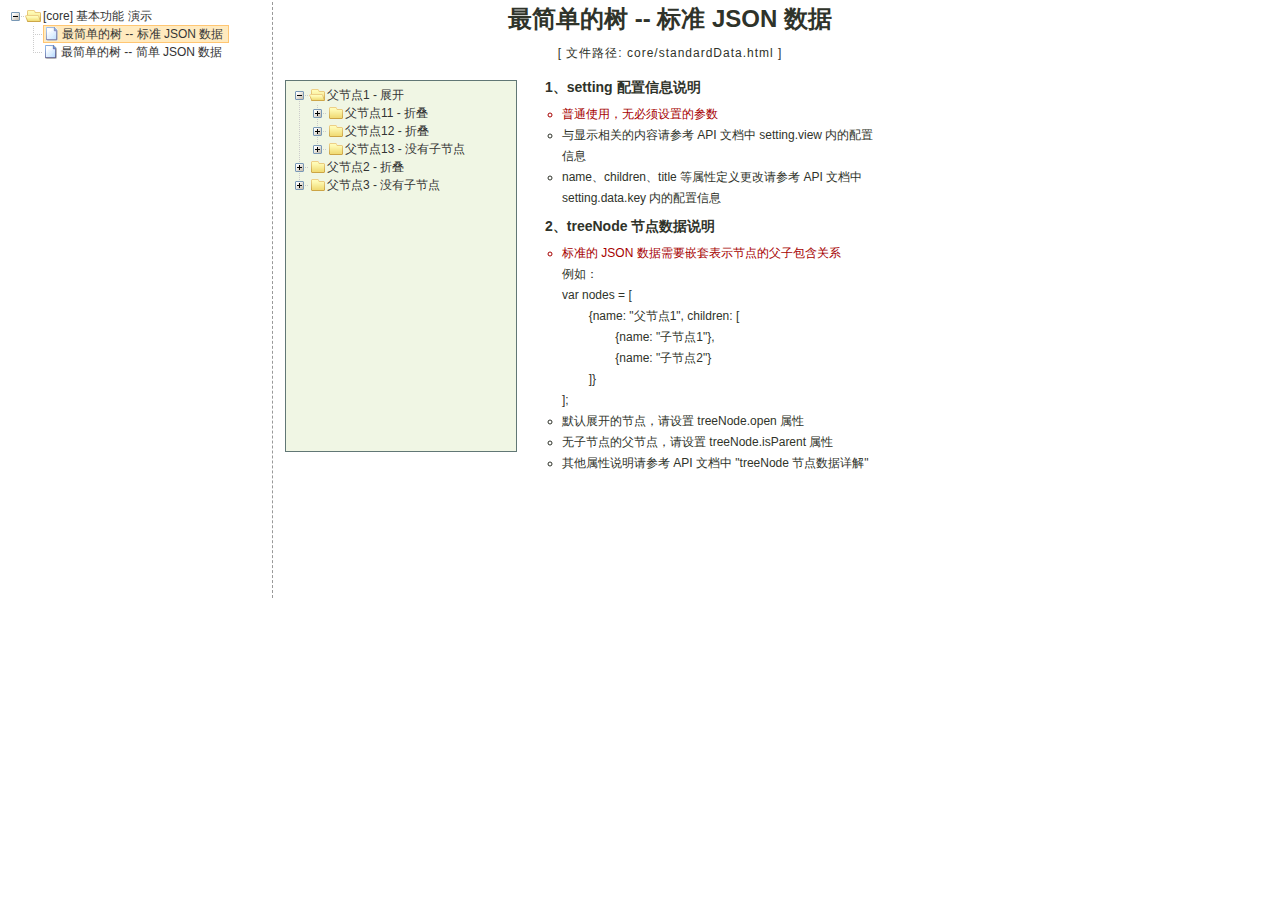
<file: hyyj/hyyj_web/src/main/resources/static/framework/plugins/zTree/demo/cn/index.html>
<!DOCTYPE HTML PUBLIC "-//W3C//DTD HTML 4.01//EN" "http://www.w3.org/TR/html4/strict.dtd">
<HTML>
 <HEAD>
  <TITLE> ZTREE DEMO </TITLE>
  <meta http-equiv="content-type" content="text/html; charset=UTF-8">
  <link rel="stylesheet" href="../../css/zTreeStyle/zTreeStyle.css" type="text/css">
  <style>
	body {
	background-color: white;
	margin:0; padding:0;
	text-align: center;
	}
	div, p, table, th, td {
		list-style:none;
		margin:0; padding:0;
		color:#333; font-size:12px;
		font-family:dotum, Verdana, Arial, Helvetica, AppleGothic, sans-serif;
	}
	#testIframe {margin-left: 10px;}
  </style>
<script type="text/javascript" src="../../js/jquery-1.4.4.min.js"></script>
<script type="text/javascript" src="../../js/jquery.ztree.core-3.5.js"></script>
  <SCRIPT type="text/javascript" >
  <!--
	var zTree;
	var demoIframe;

	var setting = {
		view: {
			dblClickExpand: false,
			showLine: true,
			selectedMulti: false
		},
		data: {
			simpleData: {
				enable:true,
				idKey: "id",
				pIdKey: "pId",
				rootPId: ""
			}
		},
		callback: {
			beforeClick: function(treeId, treeNode) {
				var zTree = $.fn.zTree.getZTreeObj("tree");
				if (treeNode.isParent) {
					zTree.expandNode(treeNode);
					return false;
				} else {
					demoIframe.attr("src",treeNode.file + ".html");
					return true;
				}
			}
		}
	};

	var zNodes =[
		{id:1, pId:0, name:"[core] 基本功能 演示", open:true},
		{id:101, pId:1, name:"最简单的树 --  标准 JSON 数据", file:"core/standardData"},
		{id:102, pId:1, name:"最简单的树 --  简单 JSON 数据", file:"core/simpleData"} 
		 
	];

	$(document).ready(function(){
		var t = $("#tree");
		t = $.fn.zTree.init(t, setting, zNodes);
		demoIframe = $("#testIframe");
		demoIframe.bind("load", loadReady);
		var zTree = $.fn.zTree.getZTreeObj("tree");
		zTree.selectNode(zTree.getNodeByParam("id", 101));

	});

	function loadReady() {
		var bodyH = demoIframe.contents().find("body").get(0).scrollHeight,
		htmlH = demoIframe.contents().find("html").get(0).scrollHeight,
		maxH = Math.max(bodyH, htmlH), minH = Math.min(bodyH, htmlH),
		h = demoIframe.height() >= maxH ? minH:maxH ;
		if (h < 530) h = 530;
		demoIframe.height(h);
	}

  //-->
  </SCRIPT>
 </HEAD>

<BODY>
<TABLE border=0 height=600px align=left>
	<TR>
		<TD width=260px align=left valign=top style="BORDER-RIGHT: #999999 1px dashed">
			<ul id="tree" class="ztree" style="width:260px; overflow:auto;"></ul>
		</TD>
		<TD width=770px align=left valign=top><IFRAME ID="testIframe" Name="testIframe" FRAMEBORDER=0 SCROLLING=AUTO width=100%  height=600px SRC="core/standardData.html"></IFRAME></TD>
	</TR>
</TABLE>

</BODY>
</HTML>
</file>
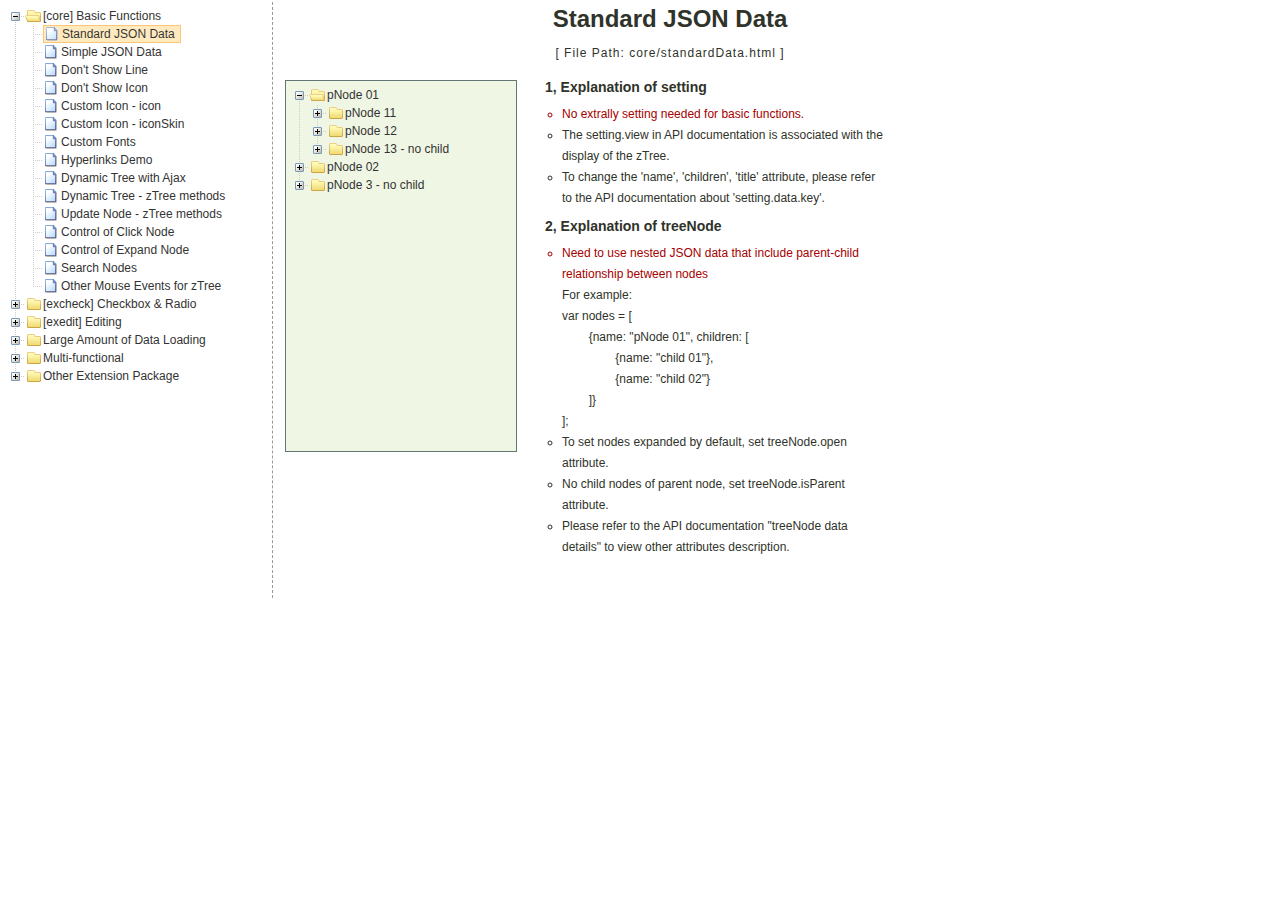
<file: hyyj/hyyj_web/src/main/resources/static/framework/plugins/zTree/demo/en/index.html>
<!DOCTYPE HTML PUBLIC "-//W3C//DTD HTML 4.01//EN" "http://www.w3.org/TR/html4/strict.dtd">
<HTML>
 <HEAD>
  <TITLE> ZTREE DEMO </TITLE>
  <meta http-equiv="content-type" content="text/html; charset=UTF-8">
  <link rel="stylesheet" href="../../css/zTreeStyle/zTreeStyle.css" type="text/css">
  <style>
	body {
	background-color: white;
	margin:0; padding:0;
	text-align: center;
	}
	div, p, table, th, td {
		list-style:none; 
		margin:0; padding:0; 
		color:#333; font-size:12px; 
		font-family:dotum, Verdana, Arial, Helvetica, AppleGothic, sans-serif;
	}
	#testIframe {margin-left: 10px;}
  </style>
<script type="text/javascript" src="../../js/jquery-1.4.4.min.js"></script>
<script type="text/javascript" src="../../js/jquery.ztree.core-3.5.js"></script>
  <SCRIPT type="text/javascript" >
  <!--
	var zTree;
	var demoIframe;

	var setting = {
		view: {
			dblClickExpand: false,
			showLine: true,
			selectedMulti: false
		},
		data: {
			simpleData: {
				enable:true,
				idKey: "id",
				pIdKey: "pId",
				rootPId: ""
			}
		},
		callback: {
			beforeClick: function(treeId, treeNode) {
				var zTree = $.fn.zTree.getZTreeObj("tree");
				if (treeNode.isParent) {
					zTree.expandNode(treeNode);
					return false;
				} else {
					demoIframe.attr("src",treeNode.file + ".html");
					return true;
				}
			}
		}
	};

	var zNodes = [
		{id:1, pId:0, name:"[core] Basic Functions", open:false},
		{id:101, pId:1, name:"Standard JSON Data", file:"core/standardData"},
		{id:102, pId:1, name:"Simple JSON Data", file:"core/simpleData"},
		{id:103, pId:1, name:"Don't Show Line", file:"core/noline"},
		{id:104, pId:1, name:"Don't Show Icon", file:"core/noicon"},
		{id:105, pId:1, name:"Custom Icon - icon", file:"core/custom_icon"},
		{id:106, pId:1, name:"Custom Icon - iconSkin", file:"core/custom_iconSkin"},
		{id:107, pId:1, name:"Custom Fonts", file:"core/custom_font"},
		{id:115, pId:1, name:"Hyperlinks Demo", file:"core/url"},
		{id:108, pId:1, name:"Dynamic Tree with Ajax", file:"core/async"},
		{id:109, pId:1, name:"Dynamic Tree - zTree methods", file:"core/async_fun"},
		{id:110, pId:1, name:"Update Node - zTree methods", file:"core/update_fun"},
		{id:111, pId:1, name:"Control of Click Node", file:"core/click"},
		{id:112, pId:1, name:"Control of Expand Node", file:"core/expand"},
		{id:113, pId:1, name:"Search Nodes", file:"core/searchNodes"},
		{id:114, pId:1, name:"Other Mouse Events for zTree", file:"core/otherMouse"},

		{id:2, pId:0, name:"[excheck] Checkbox & Radio", open:false},
		{id:201, pId:2, name:"Checkbox Operation", file:"excheck/checkbox"},
		{id:206, pId:2, name:"Checkbox nocheck Demo", file:"excheck/checkbox_nocheck"},
		{id:207, pId:2, name:"Checkbox chkDisabled Demo", file:"excheck/checkbox_chkDisabled"},
		{id:208, pId:2, name:"Checkbox halfCheck Demo", file:"excheck/checkbox_halfCheck"},
		{id:202, pId:2, name:"Statistics Checkbox is Checked", file:"excheck/checkbox_count"},
		{id:203, pId:2, name:"Checkbox - zTree methods", file:"excheck/checkbox_fun"},
		{id:204, pId:2, name:"Radio Operation", file:"excheck/radio"},
		{id:209, pId:2, name:"Radio nocheck Demo", file:"excheck/radio_nocheck"},
		{id:210, pId:2, name:"Radio chkDisabled Demo", file:"excheck/radio_chkDisabled"},
		{id:211, pId:2, name:"Radio halfCheck Demo", file:"excheck/radio_halfCheck"},
		{id:205, pId:2, name:"Radio - zTree methods", file:"excheck/radio_fun"},

		{id:3, pId:0, name:"[exedit] Editing", open:false},
		{id:301, pId:3, name:"Normal Drag Node Operation", file:"exedit/drag"},
		{id:302, pId:3, name:"Advanced Drag Node Operation", file:"exedit/drag_super"},
		{id:303, pId:3, name:"Move / Copy - zTree methods", file:"exedit/drag_fun"},
		{id:304, pId:3, name:"Basic Edit Nodes", file:"exedit/edit"},
		{id:305, pId:3, name:"Advanced Edit Nodes", file:"exedit/edit_super"},
		{id:306, pId:3, name:"Edit Nodes - zTree methods", file:"exedit/edit_fun"},
		{id:307, pId:3, name:"Editing Dynamic Tree", file:"exedit/async_edit"},
		{id:308, pId:3, name:"Multiple Trees", file:"exedit/multiTree"},

		{id:4, pId:0, name:"Large Amount of Data Loading", open:false},
		{id:401, pId:4, name:"One-time Large Data Loading", file:"bigdata/common"},
		{id:402, pId:4, name:"Loading Data in Batches", file:"bigdata/diy_async"},
		{id:403, pId:4, name:"Loading Data By Pagination", file:"bigdata/page"},

		{id:5, pId:0, name:"Multi-functional", open:false},
		{id:501, pId:5, name:"Freeze the Root Node", file:"super/oneroot"},
		{id:502, pId:5, name:"Click to Expand Node", file:"super/oneclick"},
		{id:503, pId:5, name:"Keep Single Path", file:"super/singlepath"},
		{id:504, pId:5, name:"Adding Custom DOM", file:"super/diydom"},
		{id:505, pId:5, name:"Checkbox / Radio Coexistence", file:"super/checkbox_radio"},
		{id:506, pId:5, name:"Left Menu", file:"super/left_menu"},
		{id:513, pId:5, name:"OutLook Style", file:"super/left_menuForOutLook"},
        {id:514, pId:5, name:"Metro Style", file:"super/metro"},
		{id:507, pId:5, name:"Drop-down Menu", file:"super/select_menu"},
		{id:509, pId:5, name:"Drop-down Menu with checkbox", file:"super/select_menu_checkbox"},
		{id:510, pId:5, name:"Drop-down Menu with radio", file:"super/select_menu_radio"},
		{id:508, pId:5, name:"Right-click Menu", file:"super/rightClickMenu"},
		{id:511, pId:5, name:"Drag With Other DOMs", file:"super/dragWithOther"},
		{id:512, pId:5, name:"Expand All Nodes with Async", file:"super/asyncForAll"},

		{id:6, pId:0, name:"Other Extension Package", open:false},
		{id:601, pId:6, name:"hide ordinary node", file:"exhide/common"},
		{id:602, pId:6, name:"hide with checkbox mode", file:"exhide/checkbox"},
		{id:603, pId:6, name:"hide with radio mode", file:"exhide/radio"}
	];

	$(document).ready(function(){
		var t = $("#tree");
		t = $.fn.zTree.init(t, setting, zNodes);
		demoIframe = $("#testIframe");
		demoIframe.bind("load", loadReady);
		var zTree = $.fn.zTree.getZTreeObj("tree");
		zTree.selectNode(zTree.getNodeByParam("id", 101));
	
	});

	function loadReady() {
		var bodyH = demoIframe.contents().find("body").get(0).scrollHeight,
		htmlH = demoIframe.contents().find("html").get(0).scrollHeight,
		maxH = Math.max(bodyH, htmlH), minH = Math.min(bodyH, htmlH),
		h = demoIframe.height() >= maxH ? minH:maxH ;
		if (h < 530) h = 530;
		demoIframe.height(h);
	}

  //-->
  </SCRIPT>
 </HEAD>

<BODY>
<TABLE border=0 height=600px align=left>
	<TR>
		<TD width=260px align=left valign=top style="BORDER-RIGHT: #999999 1px dashed">
			<ul id="tree" class="ztree" style="width:260px; overflow:auto;"></ul>
		</TD>
		<TD width=770px align=left valign=top><IFRAME ID="testIframe" Name="testIframe" FRAMEBORDER=0 SCROLLING=AUTO width=100%  height=600px SRC="core/standardData.html"></IFRAME></TD>
	</TR>
</TABLE>

 </BODY>
</HTML>
</file>
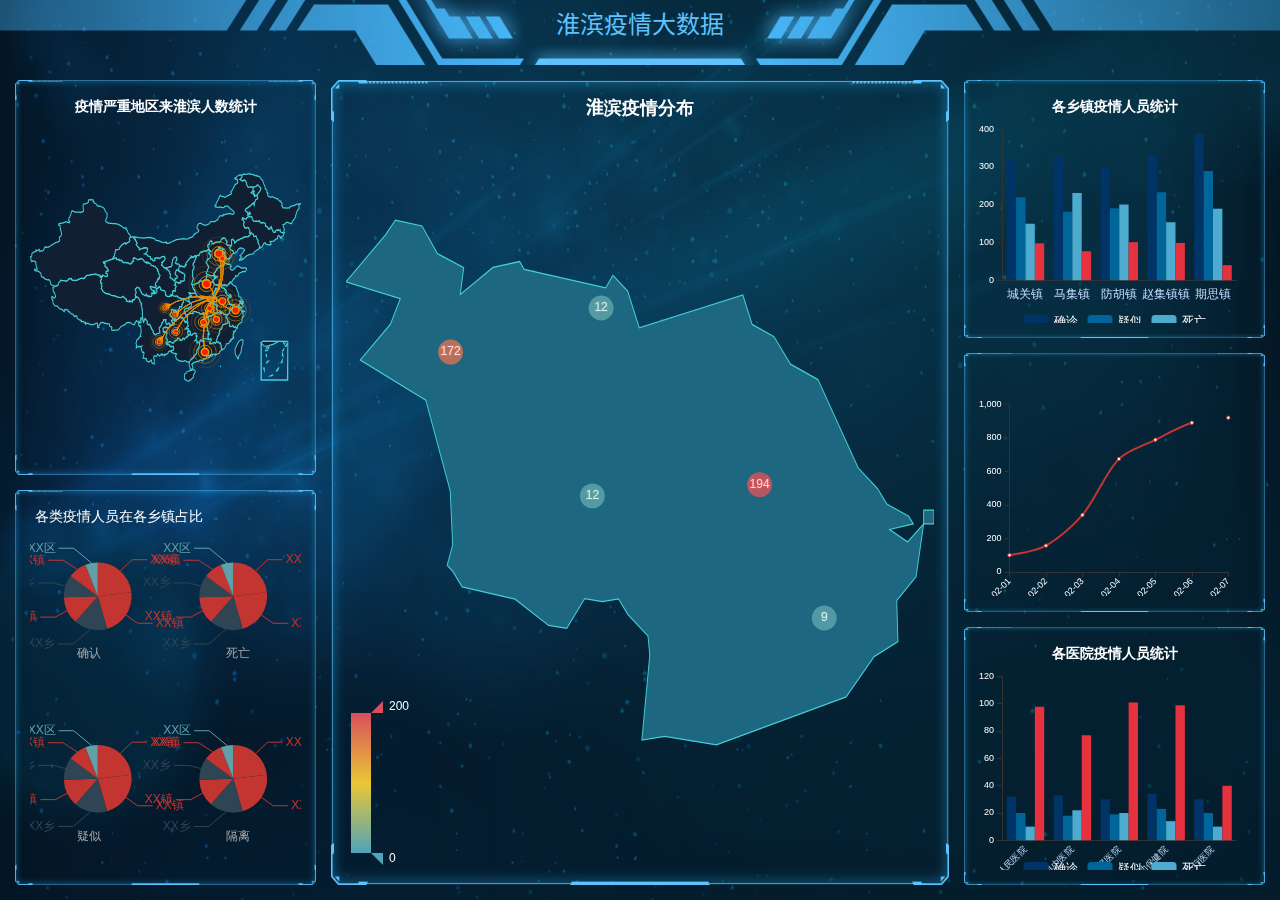
<file: hyyj/hyyj_web/src/main/resources/webapp/page/fyyj.html>
<!DOCTYPE html>

<html lang="zh-CN">
	<head>
		<meta charset="utf-8" />
	    <meta name="viewport" content="width=device-width,initial-scale=1,minimum-scale=1,maximum-scale=1,user-scalable=no" />
	    <meta http-equiv="X-UA-Compatible" content="IE=edge, chrome=1" />
		<title>地图数据可视化</title>
		<link rel="stylesheet" href="../../static/hyyj/css/bootstrap.min.css" />
		<link rel="stylesheet" href="../../static/hyyj/css/app.css" />
	</head>
	
	<body class="bg01">
		<header class="header">
			<h3>淮滨疫情大数据</h3>
		</header>
		<div>
			<!--<ul class="" style="color: white;float:left;list-style-type:none">
				<li class="active"><span class="badge pull-right">42</span>首页</a></li>
				<li><span class="label label-info ">123</span>疑似</li>
				<li>死亡<span>12</span></li>
				<li>隔离<span>1234</span></li>
			</ul>-->
		</div>
		<div class="wrapper">
			<div class="container-fluid">
				<div class="row fill-h">
					<div class="col-lg-3 fill-h">
						<div class="xpanel-wrapper xpanel-wrapper-2">
							<div class="xpanel">
								<!-- 外来人员地图 -->
								<div class="fill-h" id="flyMap"></div>
							</div>
						</div>
						<div class="xpanel-wrapper xpanel-wrapper-2">
							<div class="xpanel">
								<!-- 各类人员占比-->
								 <div class="fill-h" id="everyTypePeoplePie"></div>
							</div>
						</div>
					</div>
					<div class="col-lg-6 fill-h">
						<div class="xpanel-wrapper xpanel-wrapper-1">
							<div class="xpanel">
								<!-- 各乡镇人员数地图 -->
								<div class="fill-h" id="scatterMap"></div>
							</div>
						</div>
					</div>
					<div class="col-lg-3 fill-h">
						<div class="xpanel-wrapper xpanel-wrapper-3">
							<div class="xpanel">
								<!-- 各乡镇人员数柱状图 -->
								<div class="fill-h" id="everyCoutrySum"></div>
							</div>
						</div>
						<div class="xpanel-wrapper xpanel-wrapper-3">
							<div class="xpanel">
								<!-- 每日人员总数折线 -->
								<div class="fill-h" id="everyDayPeopleSum"></div>
							</div>
						</div>
						<div class="xpanel-wrapper xpanel-wrapper-3">
							<div class="xpanel">
								<!-- 区县地图 -->
								<div class="fill-h" id="everyHospitalSum"></div>
							</div>
						</div>
					</div>
				</div>
			</div>
		</div>
		
		<script type="text/javascript" src="../../static/framework/js/echarts/jquery-3.3.1.min.js"></script>
		<script type="text/javascript" src="../../static/framework/js/echarts/echarts-3.8.5.min.js"></script>
		<script type="text/javascript" src="../../static/framework/js/echarts/echarts-map-china.js"></script>
		<script type="text/javascript" src="../../static/framework/js/echarts/echarts-china-provinces/henan.js"></script>
		<script type="text/javascript" src="../../static/framework/js/echarts/echarts-china-counties/huaibin.js"></script>
		<script type="text/javascript">
			$(function() {
				/******************* 地图飞线 ******************/
				//初始化echarts实例
				const flyMap = echarts.init(document.getElementById("flyMap"));
		        //城市经纬度
		        const originName = '淮滨';
		        const flyGeo = {
                    '淮滨': [115.41721343994142,32.4728398436205],
		        	'郑州': [113.62536799999998,34.7466],
		            '成都': [104.081534, 30.655822],
		            '重庆': [106.558434, 29.568996],
		            '昆明': [102.852448, 24.873998],
		            '贵阳': [106.636577, 26.653325],
		            '武汉': [114.311582, 30.598467],
		            '长沙': [112.945473, 28.234889],
		            '南昌': [115.864589, 28.689455],
		            '合肥': [117.233443, 31.826578],
		            '杭州': [120.215503, 30.253087],
		            '广州': [113.271431, 23.135336],
		            '北京': [116.413384, 39.910925],
		            '天津': [117.209523, 39.093668]
		        };
		        //飞线数据
		        var flyVal = [
		            [{name: '淮滨'}, {name: '郑州', value: 100}],
		            [{name: '淮滨'}, {name: '成都', value: 35}],
		            [{name: '淮滨'}, {name: '重庆', value: 40}],
		            [{name: '淮滨'}, {name: '昆明', value: 50}],
		            [{name: '淮滨'}, {name: '贵阳', value: 55}],
		            [{name: '淮滨'}, {name: '武汉', value: 65}],
		            [{name: '淮滨'}, {name: '长沙', value: 70}],
		            [{name: '淮滨'}, {name: '南昌', value: 75}],
		            [{name: '淮滨'}, {name: '合肥', value: 80}],
		            [{name: '淮滨'}, {name: '杭州', value: 85}],
		            [{name: '淮滨'}, {name: '广州', value: 90}],
		            [{name: '淮滨'}, {name: '北京', value: 95}],
		            [{name: '淮滨'}, {name: '天津', value: 60}],
		        ];
		        //数据转换，转换后格式：[{fromName:'cityName', toName:'cityName', coords:[[lng, lat], [lng, lat]]}, {...}]
		        const convertFlyData = function(data) {
		            let res = [];
		            for(let i=0;i<data.length;i++) {
		                let dataItem = data[i];
		                let toCoord = flyGeo[dataItem[0].name];
		                let fromCoord = flyGeo[dataItem[1].name];
		                if(fromCoord && toCoord) {
		                    res.push({
		                        fromName: dataItem[1].name, 
		                        toName: dataItem[0].name, 
		                        coords: [fromCoord, toCoord]
		                    });
		                }
		            }
		            return res;
		        };
		        //报表配置
		        const flySeries = [];
		        [[originName, flyVal]].forEach(function(item, i) {
					flySeries.push({   
				        name: item[0],
				        type: 'lines',
				        zlevel: 1,
				        symbol: ['none', 'none'],
				        symbolSize: 0,
				        effect: { //特效线配置
				            show: true,
				            period: 5, //特效动画时间，单位s
				            trailLength: 0.1, //特效尾迹的长度，从0到1
				            symbol: 'arrow',
				            symbolSize: 5
				        },
				        lineStyle: {
				            normal: {
				                color: '#f19000',
				                width: 1,
				                opacity: 0.6,
				                curveness: 0.2 //线的平滑度
				            }
				        },
				        data: convertFlyData(item[1])
				    }, {
				        name: item[0],
				        type: 'effectScatter',
				        coordinateSystem: 'geo',
				        zlevel: 2,
				        rippleEffect: { //涟漪特效
				            period: 5, //特效动画时长 
				            scale: 4, //波纹的最大缩放比例
				            brushType: 'stroke' //波纹的绘制方式：stroke | fill
				        },
				        label: {
				            normal: {
				                show: false,
				                position: 'right',
				                formatter: '{b}'
				            }
				        },
				        symbol: 'circle',
				        symbolSize: function (val) {
				        	//根据某项数据值设置符号大小
				            return val[2] / 10; 
				        },
				        itemStyle: {
				            normal: {
				            	color: '#f19000'
				            }
				        },
				        data: item[1].map(function(dataItem) {
				            return {
				                name: dataItem[1].name,
				                value: flyGeo[dataItem[1].name].concat([dataItem[1].value])
				            };
				        })
				    }, { //与上层的点叠加
				    	name: item[0],
				        type: 'scatter',
				        coordinateSystem: 'geo',
				        zlevel: 3,
				        symbol: 'circle',
				        symbolSize: function (val) {
				        	//根据某项数据值设置符号大小
				            return val[2] / 15; 
				        },
				        itemStyle: {
				            normal: {
				            	color: '#f00'
				            }
				        },
				        data: item[1].map(function(dataItem) {
				            return {
				                name: dataItem[1].name,
				                value: flyGeo[dataItem[1].name].concat([dataItem[1].value])
				            };
				        })
				    });
		        });
	
				//报表配置项
				const flyMapOpt = {
					title: {
						show: true,
						text: '疫情严重地区来淮滨人数统计',
						x: 'center',
						textStyle: {
							color: '#fff',
                            fontSize: 14
						}
					},
	                tooltip: {
	                    trigger: 'item',
	                    formatter: function(params) {
	                        if(params.value) {
	                            return params.name + ' : ' + params.value[2];
	                        }else {
	                            return params.name;
	                        }
	                    }
	                },
				    geo: {
				        map: 'china',
				        roam: false, //开启鼠标缩放和漫游
				        zoom: 1, //地图缩放级别
						selectedMode: false, //选中模式：single | multiple
						left: 0,
						right: 0,
						top: 0,
						bottom: 0,
						layoutCenter: ['50%', '50%'], //设置后left/right/top/bottom等属性无效
						layoutSize: '100%', //保持地图宽高比
				        label: {
				            emphasis: {
				                show: false
				            }
				        },
				        itemStyle: {
				            normal: {
				                areaColor: '#101f32',
				                borderWidth: 1.1,
				                borderColor: '#43d0d6'
				            },
				            emphasis: {
				                areaColor: '#069'
				            }
				        }
				    },
				    series: flySeries
				};
				//渲染报表
				flyMap.setOption(flyMapOpt);
				
				/***************** 地图散点 ******************/
				//初始化echarts实例
				const scatterMap = echarts.init(document.getElementById("scatterMap"));
				//城市经纬度
				const scatterGeo = {
				    "期思镇":[115.48141479492189,32.34574191355548],
				    "赵集镇":[115.26597976684572,32.57023380692363],
				    "防胡镇":[115.12062800000001,32.53828],
				    "马集镇":[115.25756835937501,32.434164216579205],
				    "城关镇":[115.41893005371095,32.44227733437236]
				};
				//城市数据
				const scatterVal = [
					{name: "期思镇", value: 9},
	                {name: "赵集镇", value: 12},
	                {name: "防胡镇", value: 172},
	                {name: "马集镇", value: 12},
	                {name: "城关镇", value: 194}
				];
				//数据转换，转换后的格式：[{name: 'cityName', value: [lng, lat, val]}, {...}]
				const convertScatterData = function(data) {
				    let res = [];
				    for(let i=0;i<data.length;i++) {
				        let geoCoord = scatterGeo[data[i].name];
				        if(geoCoord) {
				            res.push({
				                name: data[i].name,
				                value: geoCoord.concat(data[i].value)
				            });
				        }
				    }
				    return res;
				};
				//地图配置项
				const sactterMapOpt = {
					title: {
						text: '淮滨疫情分布',
						x: 'center',
						textStyle: {
							color: '#fff'
						}
					},
					legend: {
						data: ['疫情分布'], //与series的name属性对应
				        orient: 'vertical',
				        y: 'bottom',
				        x: 'right',
				        textStyle: {
				            color: '#fff'
				        }
				    },
					tooltip: {
				        trigger: 'item',
				        formatter: function(params) {
				            return params.name + ' : ' + params.value[2];
				        }
				    },
				    visualMap: {
				        min: 0,
				        max: 200,
				        calculable: true,
				        inRange: {
				            color: ['#50a3ba', '#eac736', '#d94e5d']
				        },
				        textStyle: {
				            color: '#fff'
				        }
				    },
					geo: {
				        map: '淮滨县',
				        roam: true, //开启鼠标缩放和漫游
				        zoom: 1, //地图缩放级别
						selectedMode: false, //选中模式：single | multiple
						left: 0,
						right: 0,
						top: 0,
						bottom: 0,
						layoutCenter: ['50%', '50%'], //设置后left/right/top/bottom等属性无效
						layoutSize: '100%',
				        label: {
				            emphasis: {
				                show: false
				            }
				        },
				        itemStyle: {
				            normal: {
				                areaColor: '#1d6780',
				                borderWidth: 1.1,
				                borderColor: '#43d0d6'
				            },
				            emphasis: {
				                areaColor: '#069'
				            }
				        }
				    },
				    series: [{
			            name: '确诊人员数',
			            type: 'scatter',
			            coordinateSystem: 'geo',
			            symbolSize: 25,
			            label: {
			                normal: {
			                    show: true
			                },
			                emphasis: {
			                    show: true
			                }
			            },
			            itemStyle: {
			                emphasis: {
			                    borderColor: '#fff',
			                    borderWidth: 1
			                }
			            },
			            data: convertScatterData(scatterVal)
			        }]
				};
				//渲染报表
				scatterMap.setOption(sactterMapOpt);
				
			

				/******************* 各乡镇人员统计柱状图 ******************/
	const everyCoutrySum = echarts.init(document.getElementById("everyCoutrySum"));
	const app={};	
	var posList = [
		'left', 'right', 'top', 'bottom',
		'inside',
		'insideTop', 'insideLeft', 'insideRight', 'insideBottom',
		'insideTopLeft', 'insideTopRight', 'insideBottomLeft', 'insideBottomRight'
	];

	app.configParameters = {
		rotate: {
			min: -90,
			max: 90
		},
		align: {
			options: {
				left: 'left',
				center: 'center',
				right: 'right'
			}
		},
		verticalAlign: {
			options: {
				top: 'top',
				middle: 'middle',
				bottom: 'bottom'
			}
		},
		position: {
			options: echarts.util.reduce(posList, function (map, pos) {
				map[pos] = pos;
				return map;
			}, {})
		},
		distance: {
			min: 0,
			max: 100
		}
	};

	app.config = {
		rotate: 90,
		align: 'left',
		verticalAlign: 'middle',
		position: 'insideBottom',
		distance: 15,
		onChange: function () {
			var labelOption = {
				normal: {
					rotate: app.config.rotate,
					align: app.config.align,
					verticalAlign: app.config.verticalAlign,
					position: app.config.position,
					distance: app.config.distance
				}
			};
			myChart.setOption({
				series: [{
					label: labelOption
				}, {
					label: labelOption
				}, {
					label: labelOption
				}, {
					label: labelOption
				}]
			});
		}
	};


	var labelOption = {
		show: true,
		position: app.config.position,
		distance: app.config.distance,
		align: app.config.align,
		verticalAlign: app.config.verticalAlign,
		rotate: app.config.rotate,
		formatter: '{c}  {name|{a}}',
		fontSize: 16,
		rich: {
			name: {
				textBorderColor: '#fff'
			}
		}
	};

	baroption = {
        title: {
            show: true,
            text: '各乡镇疫情人员统计',
            x: 'center',
            textStyle: {
                color: '#fff',
                fontSize: 14
            }
        },
        grid: {
            top: '15%',
            left: '0%',
            right: '5%',
            bottom: '10%',
            containLabel: true
        },
		color: ['#003366', '#006699', '#4cabce', '#e5323e'],
		tooltip: {
			trigger: 'axis',
			axisPointer: {
				type: 'shadow'
			}
		},
		legend: {
			data: ['确诊', '疑似', '死亡', '隔离'],
            orient:"horizontal",
            padding:[220, 30,0,0],
            textStyle:{

                color:'white',

            }
		},
		toolbox: {
			show: false,
			orient: 'vertical',
			left: 'right',
			top: 'center',
			feature: {
				mark: {show: false},
				dataView: {show: false, readOnly: false},
				magicType: {show: false, type: ['line', 'bar', 'stack', 'tiled']},
				restore: {show: false},
				saveAsImage: {show: false}
			}
		},
		xAxis: [
			{
				type: 'category',
				axisTick: {show: false},
				data: ['城关镇', '马集镇', '防胡镇', '赵集镇镇', '期思镇'],
				axisLabel: {
                    interval: 0,
			    show: true,
				textStyle: {
				  color: '#c3dbff',  //更改坐标轴文字颜色
				  fontSize : 12      //更改坐标轴文字大小
        }
     }
			}
		],
		yAxis: [
			{
				type: 'value',
                axisLabel: {
                    textStyle: {
                        color: 'white',
                        fontSize:9
                    }
                },
                splitLine:{//去除网格线
                    show:false,
                    showContent:true
                }
			}
		],tooltip: {
            trigger: 'axis'
        },
		series: [
			{
				name: '确诊',
				type: 'bar',
				barGap: 0,
				label: labelOption,
				data: [320, 332, 301, 334, 390]
			},
			{
				name: '疑似',
				type: 'bar',
				label: labelOption,
				data: [220, 182, 191, 234, 290]
			},
			{
				name: '死亡',
				type: 'bar',
				label: labelOption,
				data: [150, 232, 201, 154, 190]
			},
			{
				name: '隔离',
				type: 'bar',
				label: labelOption,
				data: [98, 77, 101, 99, 40]
			}
		]
	};

    everyCoutrySum.setOption(baroption);


	/**************各类人员占总人员占比*************************************/
	
const everyTypePeoplePie = echarts.init(document.getElementById("everyTypePeoplePie"));	
	var data = [{
    name: 'XX镇',
    value: 70
}, {
    name: 'XX镇',
    value: 68
}, {
    name: 'XX乡',
    value: 48
}, {
    name: 'XX镇',
    value: 40
}, {
    name: 'XX乡',
    value: 32
}, {
    name: 'XX镇',
    value: 27
}, {
    name: 'XX区',
    value: 18
}];

pieoption = {
    title: [{
        text: '各类疫情人员在各乡镇占比',
        textStyle: {
            fontSize: 14,
            fontStyle: 'normal',
            fontWeight: 'normal',
            color: 'white'
        }
    }, {
        subtext: '确认',
        left: '20%',
        top: '35%',
        textAlign: 'center'
    }, {
        subtext: '疑似',
        left: '20%',
        top: '85%',
        textAlign: 'center'
    }, {
        subtext: '死亡',
        left: '75%',
        top: '35%',
        textAlign: 'center'
    },{
		subtext: '隔离',
		left: '75%',
		top: '85%',
		textAlign: 'center'
        }],
    series: [{
        type: 'pie',
        radius: '25%',
        center: ['25%', '25%'],
        data: data,
        animation: false,
        label: {
            position: 'outer',
            alignTo: 'none',
            bleedMargin: 5
        },
        left: 0,
        right: '66.6667%',
        top: 0,
        bottom: 0
    }, {
        type: 'pie',
        radius: '25%',
        center: ['25%', '75%'],
        data: data,
        animation: false,
        label: {
            position: 'outer',
            alignTo: 'labelLine',
            bleedMargin: 5
        },
        left: '33.3333%',
        right: '33.3333%',
        top: 0,
        bottom: 0
    }, {
        type: 'pie',
        radius: '25%',
        center: ['75%', '25%'],
        data: data,
        animation: false,
        label: {
            position: 'outer',
            alignTo: 'edge',
            margin: 20
        },
        left: '66.6667%',
        right: 0,
        top: 0,
        bottom: 0
    },{
        type: 'pie',
        radius: '25%',
        center: ['75%', '75%'],
        data: data,
        animation: false,
        label: {
            position: 'outer',
            alignTo: 'edge',
            margin: 20
        },
        left: '66.6667%',
        right: 0,
        top: 0,
        bottom: 0
    }]
};

everyTypePeoplePie.setOption(pieoption);


/************************** 每日人数折线图**********************/
const everyDayPeopleSum = echarts.init(document.getElementById("everyDayPeopleSum"));
   lineoption = {
       grid: {
           top: '16%',
           left: '0%',
           right: '8%',
           bottom: '-10%',
           containLabel: true
       },
		xAxis: {
			type: 'category',
			data: ['2020-02-01', '2020-02-02', '2020-02-03', '2020-02-04', '2020-02-05', '2020-02-06', '2020-02-07'],
            axisLabel: {
                rotate: 45, // 旋转角度
                interval: 0 , //设置X轴数据间隔几个显示一个，为0表示都显示
                textStyle: {
                    color: 'white',
					fontSize:9
                }
            },
            boundaryGap: false
		},
		yAxis: {
			type: 'value',
            axisLabel: {
                textStyle: {
                    color: 'white',
                    fontSize:9
                }
            },
            splitLine:{//去除网格线
                show:false
            }
		},
		series: [{
			data: [100, 157, 340, 675, 789, 891, 921],
			type: 'line',
            smooth: true
		}]
	};
everyDayPeopleSum.setOption(lineoption)


                /**************************各医院人员收治人数统计**************************************/
const everyHospitalSum = echarts.init(document.getElementById("everyHospitalSum"));
const config={};
var posList = [
	'left', 'right', 'top', 'bottom',
	'inside',
	'insideTop', 'insideLeft', 'insideRight', 'insideBottom',
	'insideTopLeft', 'insideTopRight', 'insideBottomLeft', 'insideBottomRight'
];

 config.configParameters = {
	rotate: {
		min: -90,
		max: 90
	},
	align: {
		options: {
			left: 'left',
			center: 'center',
			right: 'right'
		}
	},
	verticalAlign: {
		options: {
			top: 'top',
			middle: 'middle',
			bottom: 'bottom'
		}
	},
	position: {
		options: echarts.util.reduce(posList, function (map, pos) {
			map[pos] = pos;
			return map;
		}, {})
	},
	distance: {
		min: 0,
		max: 100
	}
};

config.config = {
	rotate: 90,
	align: 'left',
	verticalAlign: 'middle',
	position: 'insideBottom',
	distance: 15,
	onChange: function () {
		var labelOption = {
			normal: {
				rotate: config.config.rotate,
				align: config.config.align,
				verticalAlign: config.config.verticalAlign,
				position: config.config.position,
				distance: config.config.distance
			}
		};
		myChart.setOption({
			series: [{
				label: labelOption
			}, {
				label: labelOption
			}, {
				label: labelOption
			}, {
				label: labelOption
			}]
		});
	}
};


var labelOption = {
	show: true,
	position: config.config.position,
	distance: config.config.distance,
	align: config.config.align,
	verticalAlign: config.config.verticalAlign,
	rotate: config.config.rotate,
	formatter: '{c}  {name|{a}}',
	fontSize: 16,
	rich: {
		name: {
			textBorderColor: '#fff'
		}
	}
};

baroption2 = {
	title: {
		show: true,
		text: '各医院疫情人员统计',
		x: 'center',
		textStyle: {
			color: '#fff',
			fontSize: 14
		}
	},
	grid: {
		top: '15%',
		left: '0%',
		right: '5%',
		bottom: '-10%',
		containLabel: true
	},
	color: ['#003366', '#006699', '#4cabce', '#e5323e'],
	tooltip: {
		trigger: 'axis',
		axisPointer: {
			type: 'shadow'
		}
	},
	legend: {
		data: ['确诊', '疑似', '死亡', '隔离'],
		orient:"horizontal",
		padding:[220, 30,0,0],
		textStyle:{

			color:'white',

		}
	},
	toolbox: {
		show: false,
		orient: 'vertical',
		left: 'right',
		top: 'center',
		feature: {
			mark: {show: false},
			dataView: {show: false, readOnly: false},
			magicType: {show: false, type: ['line', 'bar', 'stack', 'tiled']},
			restore: {show: false},
			saveAsImage: {show: false}
		}
	},
	xAxis: [
		{
			type: 'category',
			axisTick: {show: false},
			data: ['县人民医院', '县中医院', '第二人民医院', '妇幼保健院', '公疗医院'],
			axisLabel: {
				interval: 0,
                rotate: 45,
				show: true,
				textStyle: {
					color: '#c3dbff',  //更改坐标轴文字颜色
					fontSize : 9      //更改坐标轴文字大小
				}
			}
		}
	],
	yAxis: [
		{
			type: 'value',
			axisLabel: {
				textStyle: {
					color: 'white',
					fontSize:9
				}
			},
			splitLine:{//去除网格线
				show:false,
				showContent:true
			}
		},
	],tooltip: {
		trigger: 'axis'
	},
	series: [
		{
			name: '确诊',
			type: 'bar',
			barGap: 0,
			label: labelOption,
			data: [32, 33, 30, 34, 30]
		},
		{
			name: '疑似',
			type: 'bar',
			label: labelOption,
			data: [20, 18, 19, 23, 20]
		},
		{
			name: '死亡',
			type: 'bar',
			label: labelOption,
			data: [10, 22, 20, 14, 10]
		},
		{
			name: '隔离',
			type: 'bar',
			label: labelOption,
			data: [98, 77, 101, 99, 40]
		}
	]
};

everyHospitalSum.setOption(baroption2);


	/********** 浏览器窗口改变时，重置报表大小 ****************/
	window.onresize = function() {
		flyMap.resize();
		scatterMap.resize();
		everyTypePeoplePie.resize();
		coutryCount.resize();
	}
});
</script>
	</body>
</html>
</file>
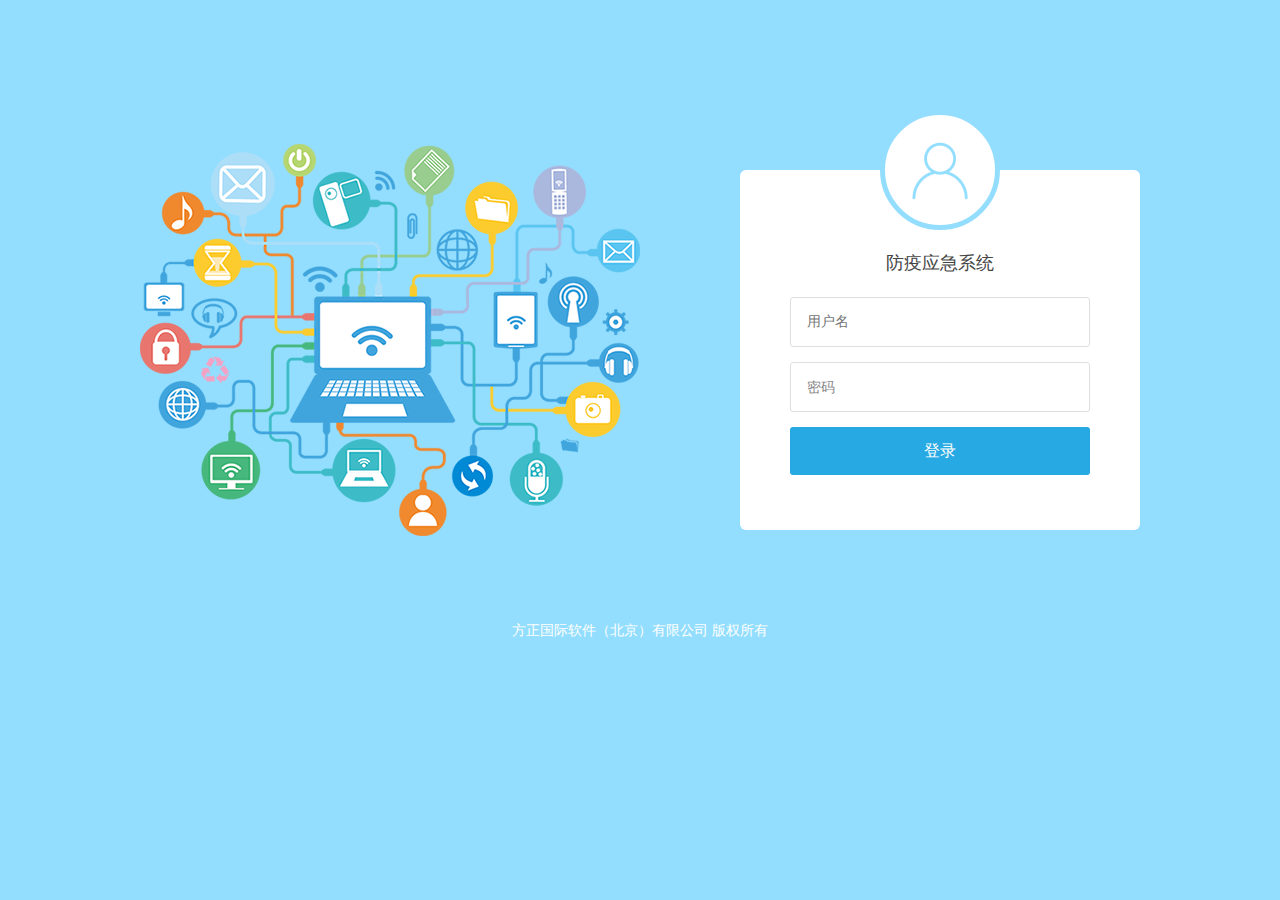
<file: hyyj/hyyj_web/src/main/resources/webapp/page/login.html>
<!DOCTYPE html>
<html>
<head>
<meta http-equiv="Content-Type" content="text/html; charset=UTF-8"> 
<meta http-equiv="Pragma" content="no-cache"> 
<meta http-equiv="Cache-Control" content="no-cache"> 
<meta http-equiv="Expires" content="0"> 
<title>后台管理</title>
<link href="../../static/hyyj/css/login.css" rel="stylesheet" type="text/css" />
<link rel="stylesheet" href="../../static/framework/plugins/layer-3.0.3/skin/default/layer.css"/>
<script src="../../static/framework/plugins/jquery-1.11.3/jquery.js"></script>

<script src="../../static/framework/plugins/layer-3.0.3/layer.js"></script>
<script src="../../static/hyyj/js/common.js"></script>
<script src="../../static/hyyj/js/login.js"></script>

</head>

<body>

<div class="login_box">
    <div class="login_l_img"><img src="../../static/hyyj/images/login-img.png" /></div>
    <div class="login">
        <div class="login_logo"><a href="#"><img src="../../static/hyyj/images/login_logo.png" /></a></div>
        <div class="login_name">
            <p>防疫应急系统</p>
        </div>
        <form>
            <input name="username" type="text"  id="username" placeholder="用户名">
            <span id="password_text" onclick="this.style.display='none';document.getElementById('password').style.display='block';document.getElementById('password').focus().select();" >密码</span>
            <input name="password" type="password" id="password" style="display:none;" onblur="if(this.value==''){document.getElementById('password_text').style.display='block';this.style.display='none'};"/>
            <input value="登录" type="button" id="loginBtn" style="width:100%;" class="submitbutton">
        </form>
    </div>
    <div class="copyright">方正国际软件（北京）有限公司 版权所有</div>
</div>
</body>
</html>
</file>
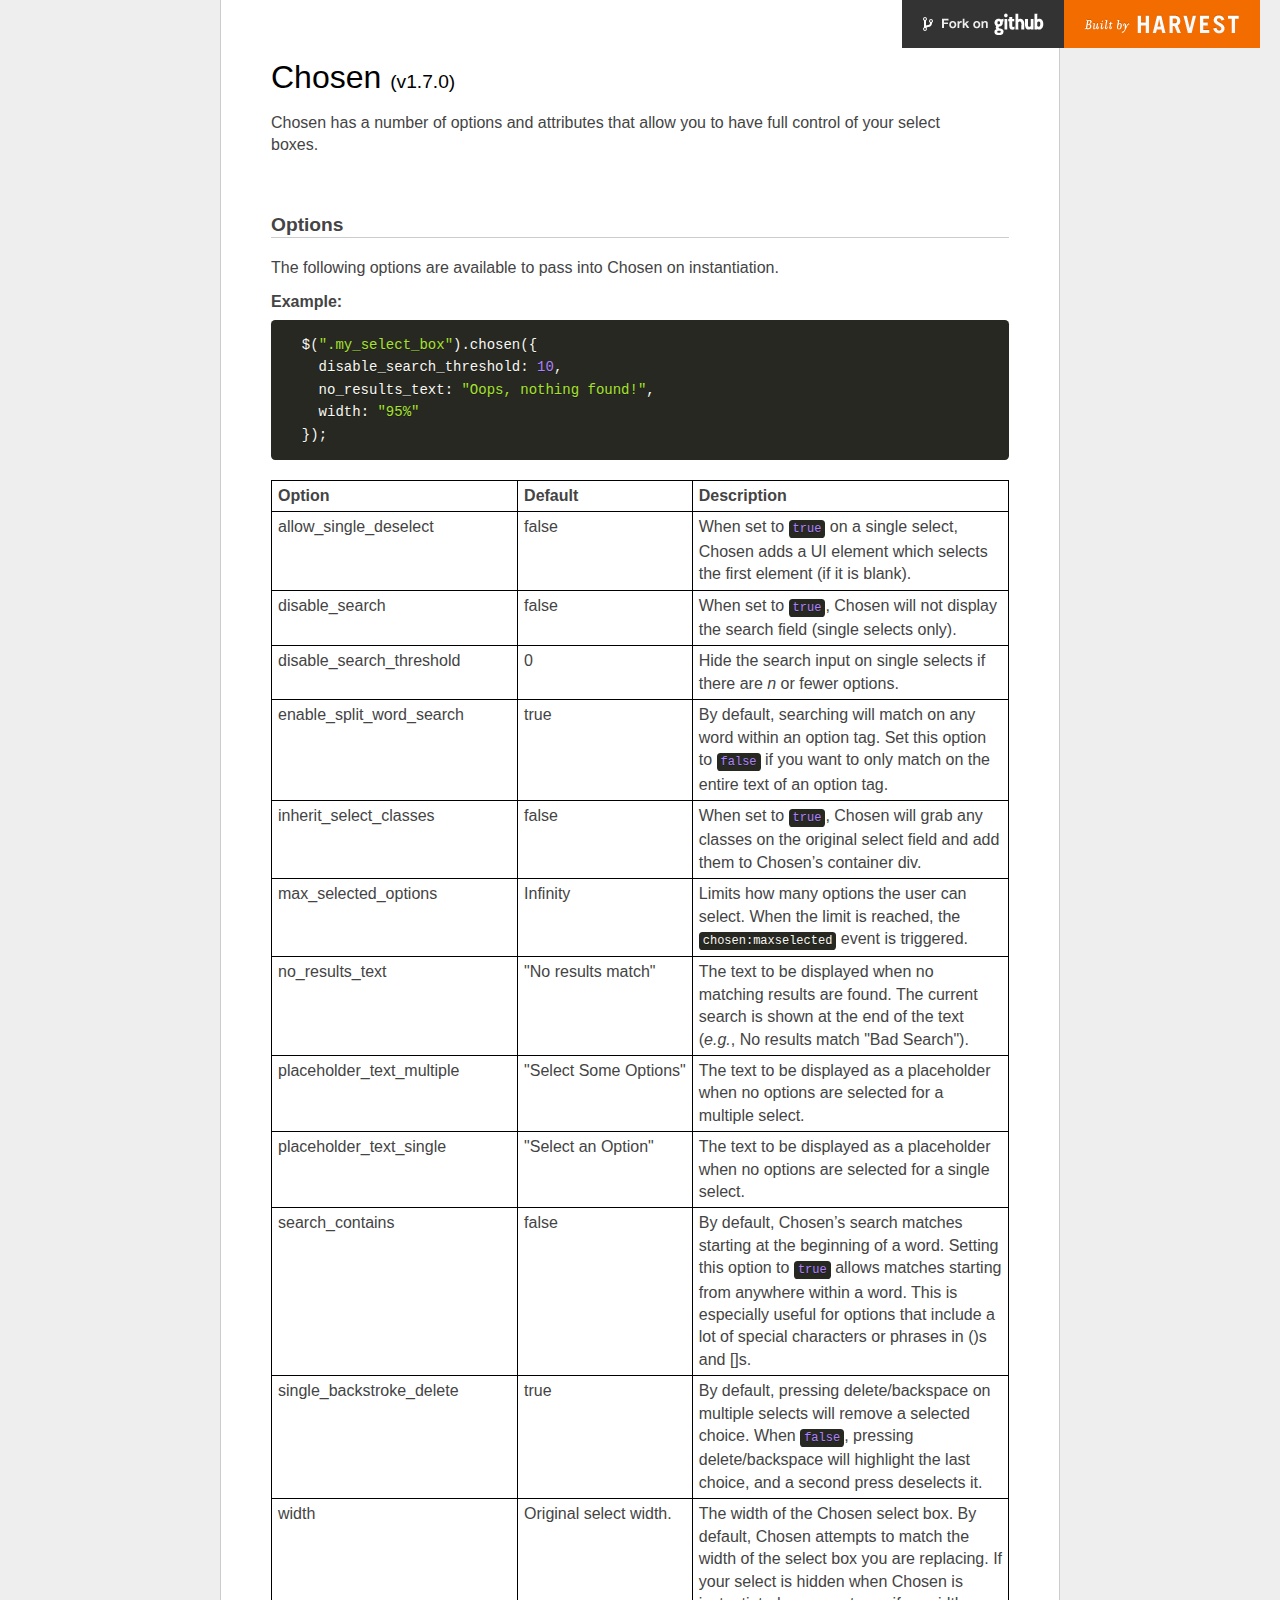
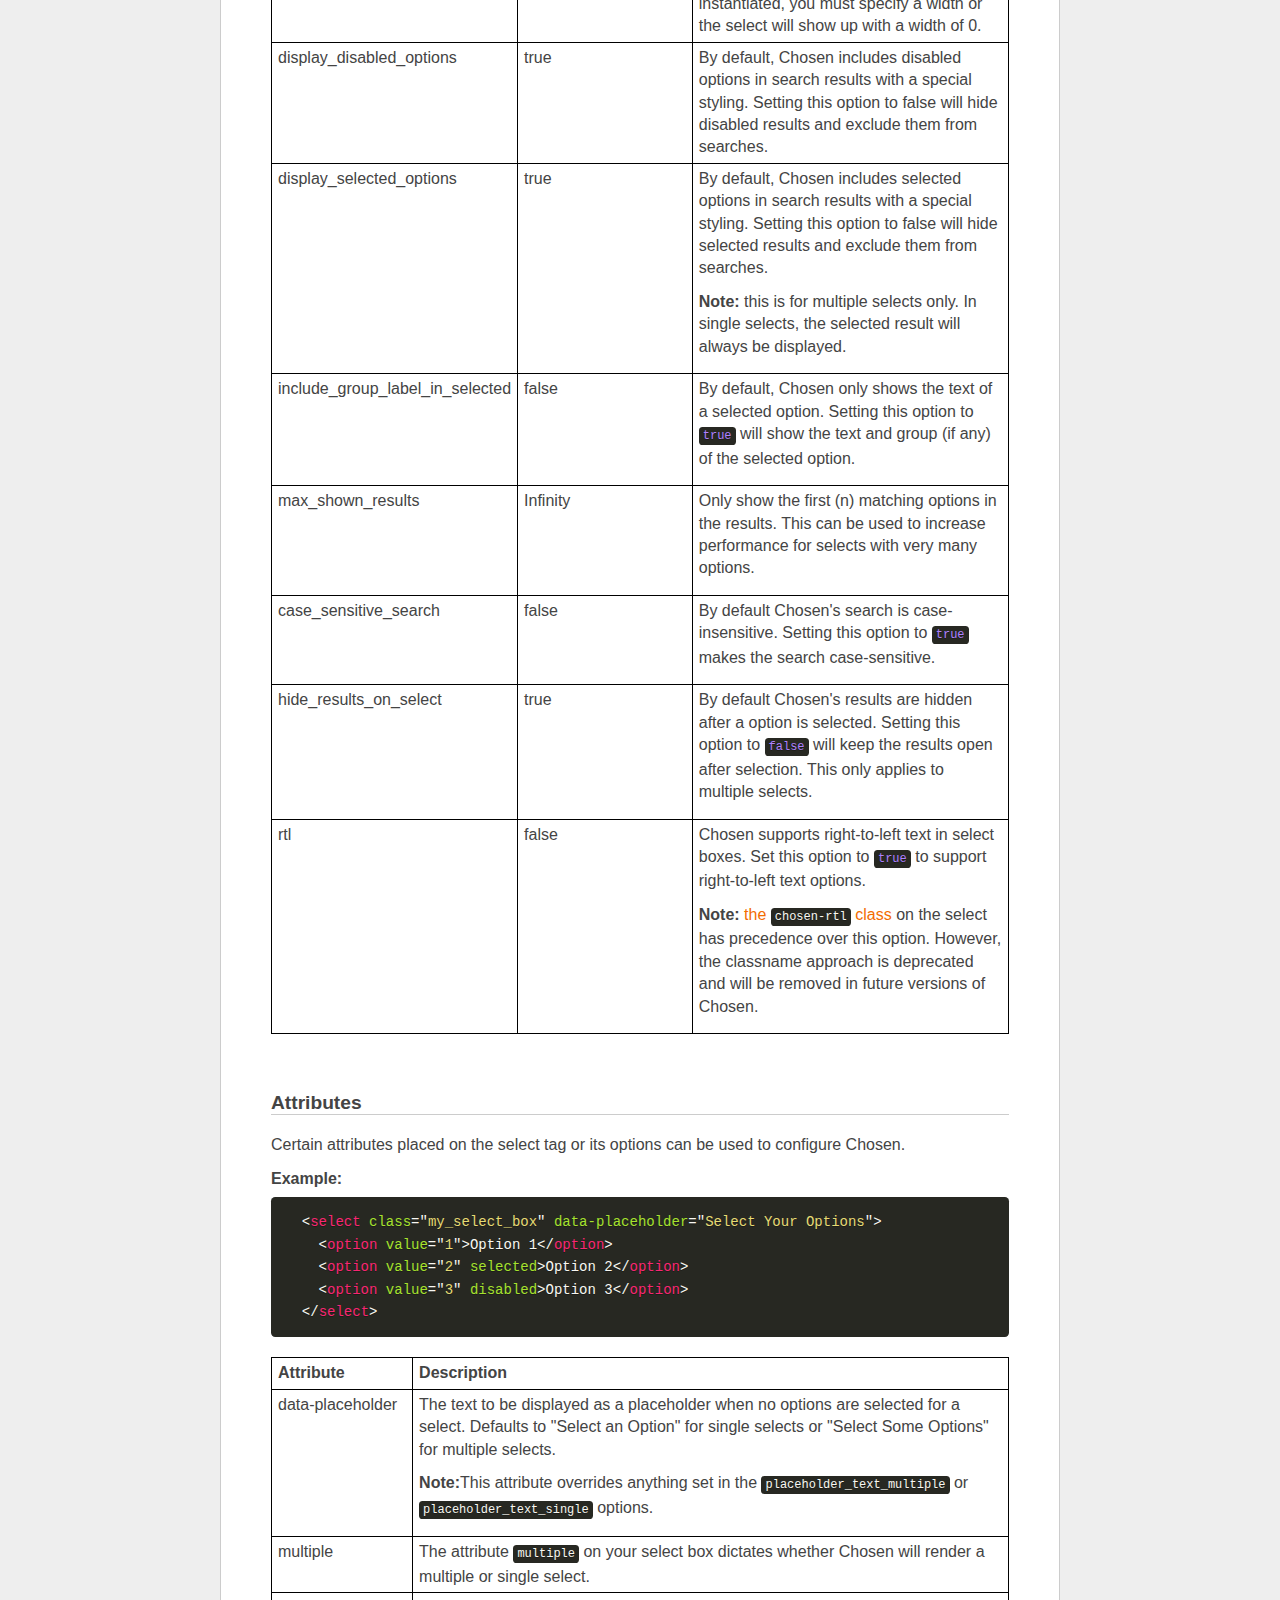
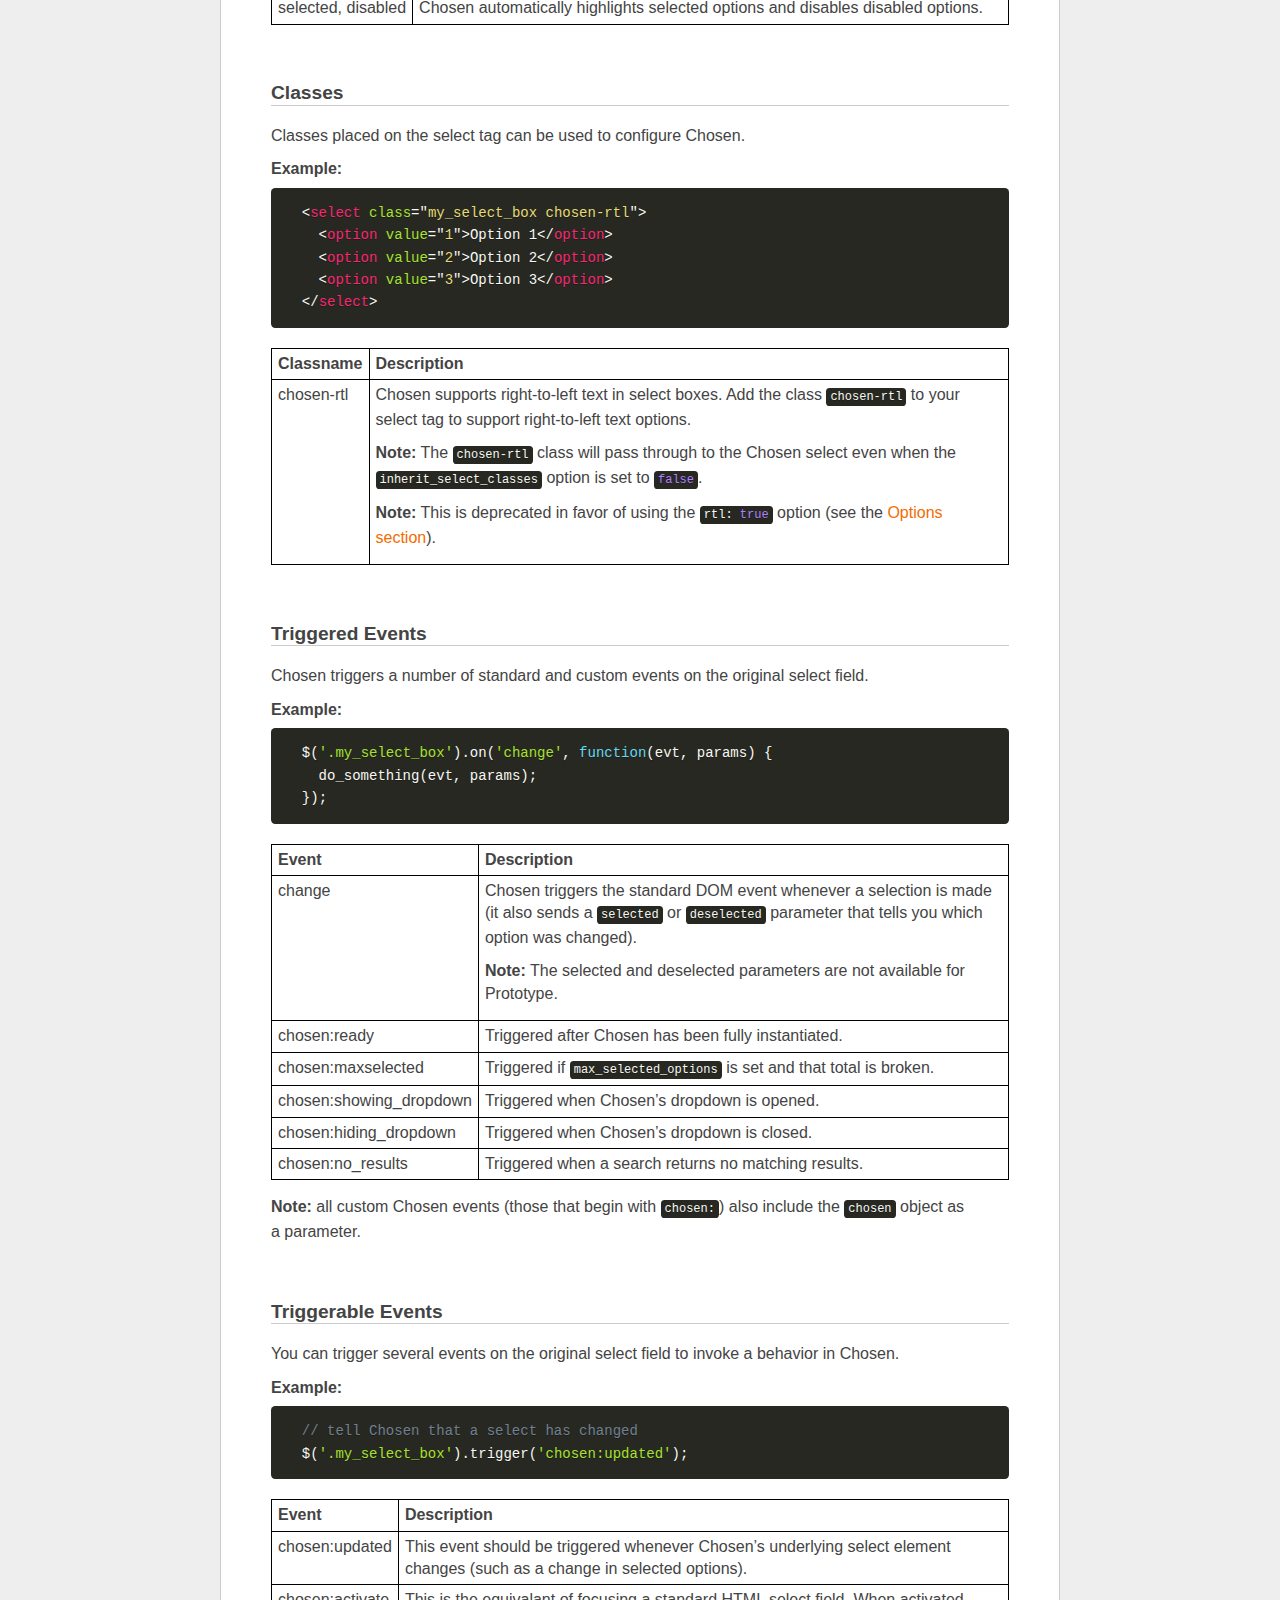
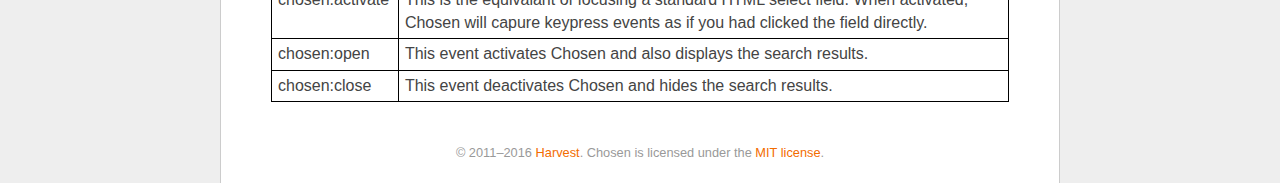
<file: hyyj/hyyj_web/src/main/resources/static/framework/plugins/chosen_v1.7.0/options.html>
<!doctype html>
<html lang="en">
<head>
  <meta charset="utf-8">
  <title>Chosen: A jQuery Plugin by Harvest to Tame Unwieldy Select Boxes</title>
  <link rel="stylesheet" href="docsupport/style.css">
  <link rel="stylesheet" href="docsupport/prism.css">
  <link rel="stylesheet" href="chosen.css">
  <style type="text/css" media="all">
    /* fix rtl for demo */
    .chosen-rtl .chosen-drop { left: -9000px; }
  </style>
</head>
<body>
  <div id="container">
    <div id="content">
      <header>
        <h1>Chosen <small>(<span id="latest-version">v1.7.0</span>)</small></h1>
      </header>
      <p>Chosen has a number of options and attributes that allow you to have full control of your select boxes.</p>

      <h2><a name="options" class="anchor" href="#options">Options</a></h2>
      <p>The following options are available to pass into Chosen on instantiation.</p>

      <h3>Example:</h3>
<pre>
  <code class="language-javascript">$(".my_select_box").chosen({
    disable_search_threshold: 10,
    no_results_text: "Oops, nothing found!",
    width: "95%"
  });</code>
</pre>

      <table class="docs-table">
        <tr>
          <th>Option</th><th>Default</th><th>Description</th>
        </tr>
        <tr>
          <td>allow_single_deselect</td>
          <td>false</td>
          <td>When set to <code class="language-javascript">true</code> on a single select, Chosen adds a UI element which selects the first element (if it is blank).</td>
        </tr>
        <tr>
          <td>disable_search</td>
          <td>false</td>
          <td>When set to <code class="language-javascript">true</code>, Chosen will not display the search field (single selects only).</td>
        </tr>
        <tr>
          <td>disable_search_threshold</td>
          <td>0</td>
          <td>Hide the search input on single selects if there are <i>n</i> or fewer options.</td>
        </tr>
        <tr>
          <td>enable_split_word_search</td>
          <td>true</td>
          <td>By default, searching will match on any word within an option tag. Set this option to <code class="language-javascript">false</code> if you want to only match on the entire text of an option tag.</td>
        </tr>
        <tr>
          <td>inherit_select_classes</td>
          <td>false</td>
          <td>When set to <code class="language-javascript">true</code>, Chosen will grab any classes on the original select field and add them to Chosen’s container div.</td>
        </tr>
        <tr>
          <td>max_selected_options</td>
          <td>Infinity</td>
          <td>Limits how many options the user can select. When the limit is reached, the <code class="language-javascript">chosen:maxselected</code> event is triggered.</td>
        </tr>
        <tr>
          <td>no_results_text</td>
          <td>"No results match"</td>
          <td>The text to be displayed when no matching results are found. The current search is shown at the end of the text (<i>e.g.</i>,
           No results match "Bad Search").</td>
        </tr>
        <tr>
          <td>placeholder_text_multiple</td>
          <td>"Select Some Options"</td>
          <td>The text to be displayed as a placeholder when no options are selected for a multiple select.</td>
        </tr>
        <tr>
          <td>placeholder_text_single</td>
          <td>"Select an Option"</td>
          <td>The text to be displayed as a placeholder when no options are selected for a single select.</td>
        </tr>
        <tr>
          <td>search_contains</td>
          <td>false</td>
          <td>By default, Chosen’s search matches starting at the beginning of a word. Setting this option to <code class="language-javascript">true</code> allows matches starting from anywhere within a word. This is especially useful for options that include a lot of special characters or phrases in ()s and []s.</td>
        </tr>
        <tr>
          <td>single_backstroke_delete</td>
          <td>true</td>
          <td>By default, pressing delete/backspace on multiple selects will remove a selected choice. When <code class="language-javascript">false</code>, pressing delete/backspace will highlight the last choice, and a second press deselects it.</td>
        </tr>
        <tr>
          <td>width</td>
          <td>Original select width.</td>
          <td>The width of the Chosen select box. By default, Chosen attempts to match the width of the select box you are replacing. If your select is hidden when Chosen is instantiated, you must specify a width or the select will show up with a width of 0.</td>
        </tr>
        <tr>
          <td>display_disabled_options</td>
          <td>true</td>
          <td>By default, Chosen includes disabled options in search results with a special styling. Setting this option to false will hide disabled results and exclude them from searches.</td>
        </tr>
        <tr>
          <td>display_selected_options</td>
          <td>true</td>
          <td>
            <p>By default, Chosen includes selected options in search results with a special styling. Setting this option to false will hide selected results and exclude them from searches.</p>
            <p><strong>Note:</strong> this is for multiple selects only. In single selects, the selected result will always be displayed.</p>
          </td>
        </tr>
        <tr>
          <td>include_group_label_in_selected</td>
          <td>false</td>
          <td>
            <p>By default, Chosen only shows the text of a selected option. Setting this option to <code class="language-javascript">true</code> will show the text and group (if any) of the selected option.</p>
          </td>
        </tr>
        <tr>
          <td>max_shown_results</td>
          <td>Infinity</td>
          <td>
            <p>Only show the first (n) matching options in the results. This can be used to increase performance for selects with very many options.</p>
          </td>
        </tr>
        <tr>
          <td>case_sensitive_search</td>
          <td>false</td>
          <td>
            <p>By default Chosen's search is case-insensitive. Setting this option to <code class="language-javascript">true</code> makes the search case-sensitive.</p>
          </td>
        </tr>
        <tr>
          <td>hide_results_on_select</td>
          <td>true</td>
          <td>
            <p>By default Chosen's results are hidden after a option is selected. Setting this option to <code class="language-javascript">false</code> will keep the results open after selection. This only applies to multiple selects.</p>
          </td>
        </tr>
        <tr>
          <td>rtl</td>
          <td>false</td>
          <td>
            <p>Chosen supports right-to-left text in select boxes. Set this option to <code class="language-javascript">true</code> to support right-to-left text options.</p>
            <p><strong>Note:</strong> <a href="#classes">the <code class="language-javascript">chosen-rtl</code> class</a> on the select has precedence over this option. However, the classname approach is deprecated and will be removed in future versions of Chosen.</p>
          </td>
        </tr>
      </table>

      <h2><a name="attributes" class="anchor" href="#attributes">Attributes</a></h2>
      <p>Certain attributes placed on the select tag or its options can be used to configure Chosen.</p>

      <h3>Example:</h3>

<pre>
  <code class="language-markup">&lt;select class="my_select_box" data-placeholder="Select Your Options"&gt;
    &lt;option value="1"&gt;Option 1&lt;/option&gt;
    &lt;option value="2" selected&gt;Option 2&lt;/option&gt;
    &lt;option value="3" disabled&gt;Option 3&lt;/option&gt;
  &lt;/select&gt;</code>
</pre>

      <table class="docs-table">
        <tr>
          <th>Attribute</th><th>Description</th>
        </tr>
        <tr>
          <td>data-placeholder</td>
          <td>
            <p>The text to be displayed as a placeholder when no options are selected for a select. Defaults to "Select an Option" for single selects or "Select Some Options" for multiple selects.</p>
            <p><strong>Note:</strong>This attribute overrides anything set in the <code class="language-javascript">placeholder_text_multiple</code> or <code class="language-javascript">placeholder_text_single</code> options.</p>
          </td>
        </tr>
        <tr>
          <td>multiple</td>
          <td>The attribute <code class="language-html">multiple</code> on your select box dictates whether Chosen will render a multiple or single select.</td>
        </tr>
        <tr>
          <td>selected, disabled</td>
          <td>Chosen automatically highlights selected options and disables disabled options.</td>
        </tr>
      </table>

      <h2><a name="classes" class="anchor" href="#classes">Classes</a></h2>
      <p>Classes placed on the select tag can be used to configure Chosen.</p>

      <h3>Example:</h3>

<pre>
  <code class="language-markup">&lt;select class="my_select_box chosen-rtl"&gt;
    &lt;option value="1"&gt;Option 1&lt;/option&gt;
    &lt;option value="2"&gt;Option 2&lt;/option&gt;
    &lt;option value="3"&gt;Option 3&lt;/option&gt;
  &lt;/select&gt;</code>
</pre>

      <table class="docs-table">
        <tr>
          <th>Classname</th>
          <th>Description</th>
        </tr>
        <tr>
          <td>chosen-rtl</td>
          <td>
            <p>Chosen supports right-to-left text in select boxes. Add the class <code class="language-html">chosen-rtl</code> to your select tag to support right-to-left text options.</p>
            <p><strong>Note:</strong> The <code class="language-html">chosen-rtl</code> class will pass through to the Chosen select even when the <code class="language-javascript">inherit_select_classes</code> option is set to <code class="language-javascript">false</code>.</p>
            <p><strong>Note:</strong> This is deprecated in favor of using the <code class="language-javascript">rtl: true</code> option (see the <a href="#options">Options section</a>).
          </p></td>
        </tr>
      </table>

      <h2><a name="triggered-events" class="anchor" href="#triggered-events">Triggered Events</a></h2>
      <p>Chosen triggers a number of standard and custom events on the original select field.</p>

      <h3>Example:</h3>

<pre>
  <code class="language-javascript">$('.my_select_box').on('change', function(evt, params) {
    do_something(evt, params);
  });</code>
</pre>

      <table class="docs-table">
        <tr>
          <th>Event</th><th>Description</th>
        </tr>
        <tr>
          <td>change</td>
          <td>
            <p>Chosen triggers the standard DOM event whenever a selection is made (it also sends a <code class="language-javascript">selected</code> or <code class="language-javascript">deselected</code> parameter that tells you which option was changed).</p>
            <p><strong>Note:</strong> The selected and deselected parameters are not available for Prototype.</p>
          </td>
        </tr>
        <tr>
          <td>chosen:ready</td>
          <td>Triggered after Chosen has been fully instantiated.</td>
        </tr>
        <tr>
          <td>chosen:maxselected</td>
          <td>Triggered if <code class="language-javascript">max_selected_options</code> is set and that total is broken.</td>
        </tr>
        <tr>
          <td>chosen:showing_dropdown</td>
          <td>Triggered when Chosen’s dropdown is opened.</td>
        </tr>
        <tr>
          <td>chosen:hiding_dropdown</td>
          <td>Triggered when Chosen’s dropdown is closed.</td>
        </tr>
        <tr>
          <td>chosen:no_results</td>
          <td>Triggered when a search returns no matching results.</td>
        </tr>
      </table>

      <p>
        <strong>Note:</strong> all custom Chosen events (those that begin with <code class="language-javascript">chosen:</code>) also include the <code class="language-javascript">chosen</code> object as a parameter.
      </p>

      <h2><a name="triggerable-events" class="anchor" href="#triggerable-events">Triggerable Events</a></h2>
      <p>You can trigger several events on the original select field to invoke a behavior in Chosen.</p>

      <h3>Example:</h3>

<pre>
  <code class="language-javascript">// tell Chosen that a select has changed
  $('.my_select_box').trigger('chosen:updated');</code>
</pre>

      <table class="docs-table">
        <tr>
          <th>Event</th><th>Description</th>
        </tr>
        <tr>
          <td>chosen:updated</td>
          <td>This event should be triggered whenever Chosen’s underlying select element changes (such as a change in selected options).</td>
        </tr>
        <tr>
          <td>chosen:activate</td>
          <td>This is the equivalant of focusing a standard HTML select field. When activated, Chosen will capure keypress events as if you had clicked the field directly.</td>
        </tr>
        <tr>
          <td>chosen:open</td>
          <td>This event activates Chosen and also displays the search results.</td>
        </tr>
        <tr>
          <td>chosen:close</td>
          <td>This event deactivates Chosen and hides the search results.</td>
        </tr>
      </table>

      <footer>
        &copy; 2011&ndash;2016 <a href="http://www.getharvest.com/">Harvest</a>. Chosen is licensed under the <a href="https://github.com/harvesthq/chosen/blob/master/LICENSE.md">MIT license</a>.
      </footer>

    </div>
  </div>
  <div class="oss-bar">
    <ul>
      <li><a class="fork" href="https://github.com/harvesthq/chosen">Fork on Github</a></li>
      <li><a class="harvest" href="http://www.getharvest.com/">Built by Harvest</a></li>
    </ul>
  </div>
  <script src="docsupport/prism.js" type="text/javascript" charset="utf-8"></script>
</body>
</html>
</file>
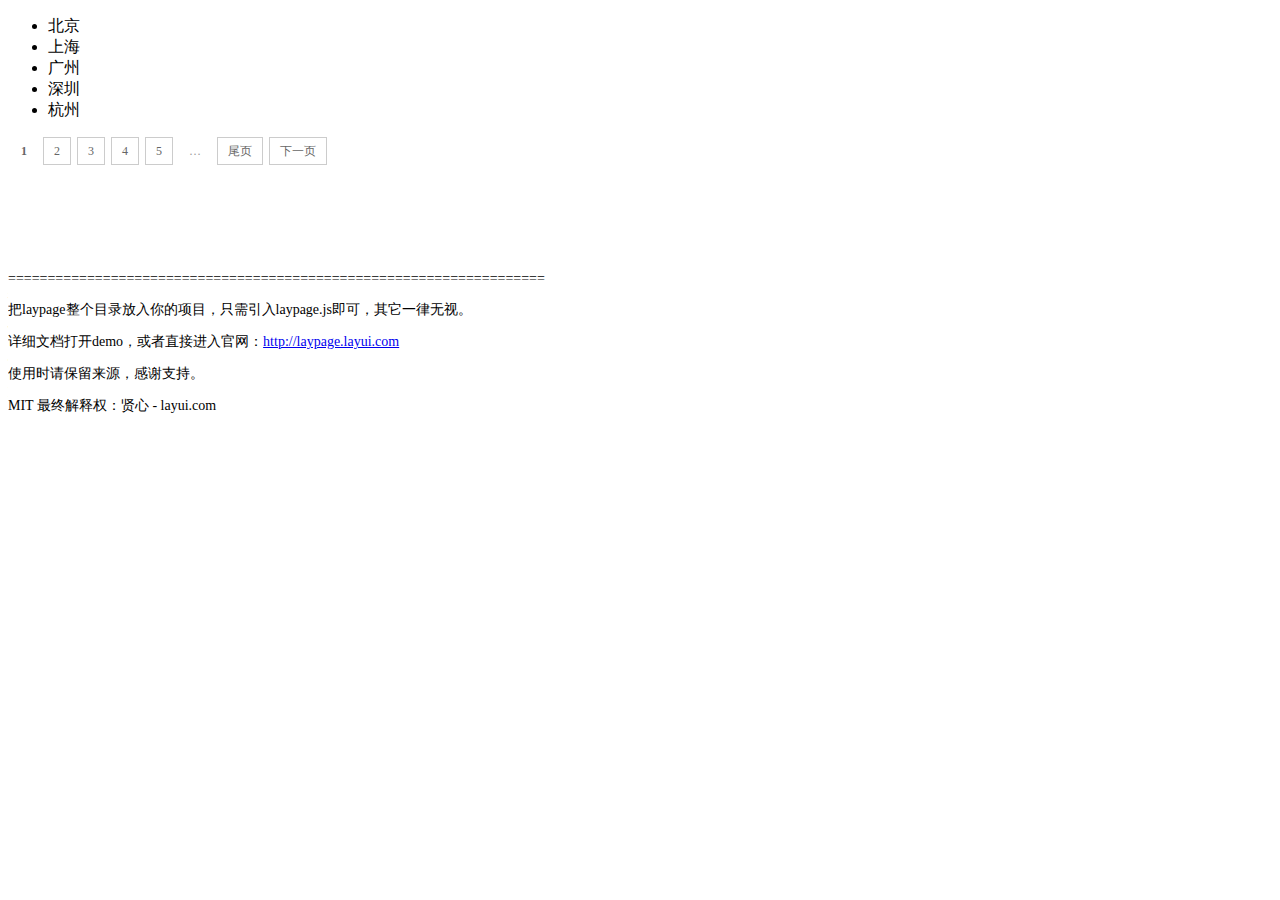
<file: hyyj/hyyj_web/src/main/resources/static/framework/plugins/laypage-v1.3/demo.html>
<!doctype html>
<html>
<head>
<meta charset="utf-8">
<title>layPage demo</title>
<meta name="keywords" content="分页插件,ajax分页,异步分页">
<meta name="description" content="laypage是一款多功能的js分页组件，主要应用于前端页面Ajax普通分页以及信息流加载，并且可无缝迁移至Node.js平台。laypage不依赖于任何第三方库，直接拿来用即可，它的接口继承了layui系列组件的一贯简洁，极易上手。那么，从现在开始，将分页的任务交给laypage吧！">
</head>
<body>

<ul id="biuuu_city_list"></ul>

<div id="biuuu_city"></div>

<div style="width:800px; margin:100px 0 0; font-size:14px;">
    <p>====================================================================</p>
    <p>把laypage整个目录放入你的项目，只需引入laypage.js即可，其它一律无视。</p>
    <p>详细文档打开demo，或者直接进入官网：<a href="http://laypage.layui.com">http://laypage.layui.com</a></p>
    <p>使用时请保留来源，感谢支持。</p>
    <p>MIT 最终解释权：贤心 - layui.com</p>
</div>

<script src="laypage/laypage.js"></script>
<script>

//测试数据
var data = [
    '北京',
    '上海',
    '广州',
    '深圳',
    '杭州',
    '长沙',
    '合肥',
    '宁夏',
    '成都',
    '西安',
    '南昌',
    '上饶',
    '沈阳',
    '济南',
    '厦门',
    '福州',
    '九江',
    '宜春',
    '赣州',
    '宁波',
    '绍兴',
    '无锡',
    '苏州',
    '徐州',
    '东莞',
    '佛山',
    '中山',
    '成都',
    '武汉',
    '青岛',
    '天津',
    '重庆',
    '南京',
    '九江',
    '香港',
    '澳门',
    '台北'
];

var nums = 5; //每页出现的数量
var pages = Math.ceil(data.length/nums); //得到总页数

var thisDate = function(curr){
    //此处只是演示，实际场景通常是返回已经当前页已经分组好的数据
    var str = '', last = curr*nums - 1;
    last = last >= data.length ? (data.length-1) : last;
    for(var i = (curr*nums - nums); i <= last; i++){
        str += '<li>'+ data[i] +'</li>';
    }
    return str;
};

//调用分页
laypage({
    cont: 'biuuu_city',
    pages: pages,
    jump: function(obj){
        document.getElementById('biuuu_city_list').innerHTML = thisDate(obj.curr);
    }
})
</script>


</body>
</html>
</file>
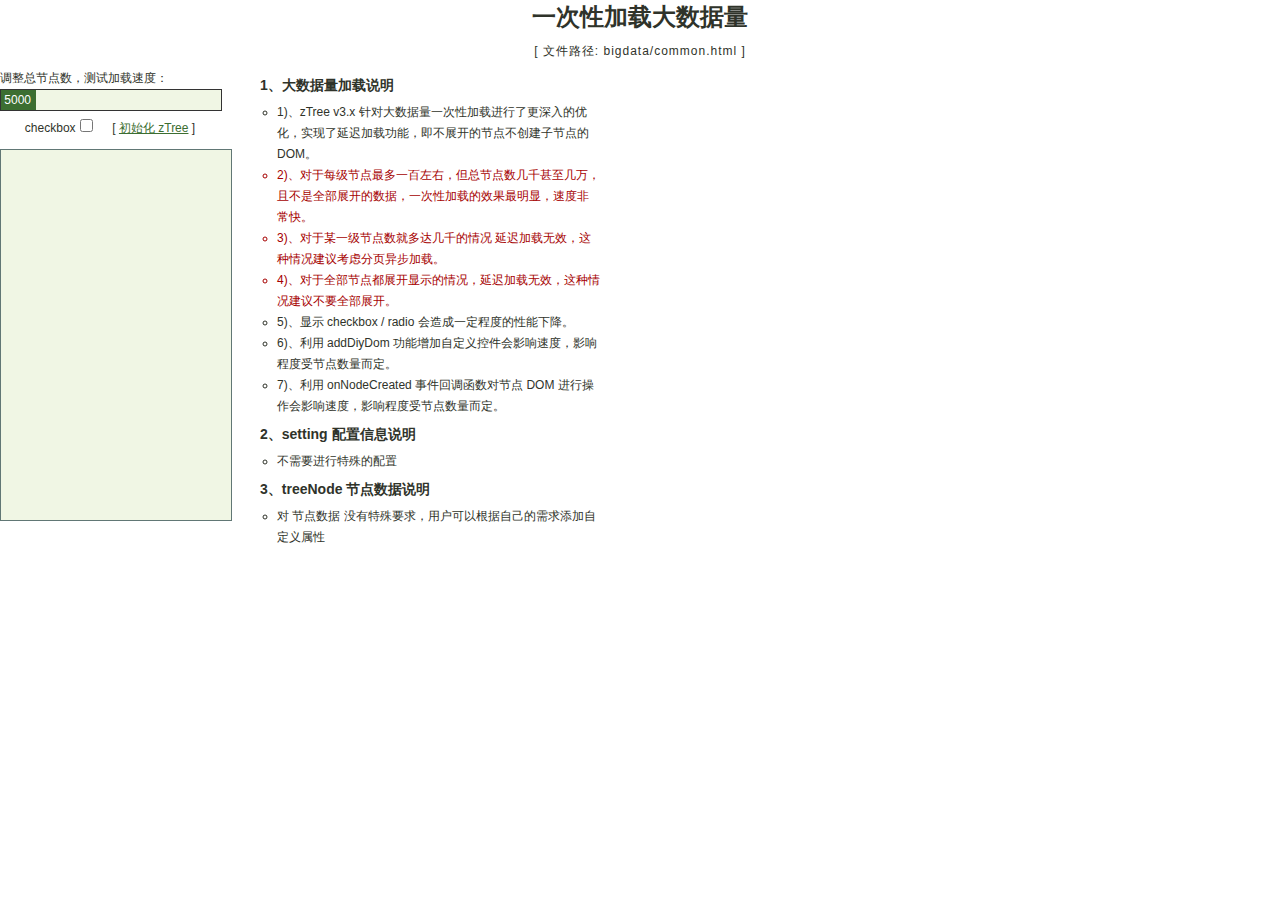
<file: hyyj/hyyj_web/src/main/resources/static/framework/plugins/zTree/demo/cn/bigdata/common.html>
<!DOCTYPE html>
<HTML>
<HEAD>
	<TITLE> ZTREE DEMO - big data common</TITLE>
	<meta http-equiv="content-type" content="text/html; charset=UTF-8">
	<link rel="stylesheet" href="../../../css/demo.css" type="text/css">
	<link rel="stylesheet" href="../../../css/zTreeStyle/zTreeStyle.css" type="text/css">
	<script type="text/javascript" src="../../../js/jquery-1.4.4.min.js"></script>
	<script type="text/javascript" src="../../../js/jquery.ztree.core-3.5.js"></script>
	<script type="text/javascript" src="../../../js/jquery.ztree.excheck-3.5.js"></script>
	<script type="text/javascript" src="../../../js/jquery.ztree.exedit-3.5.js"></script>
	<SCRIPT type="text/javascript">
		<!--
		var setting = {
			check: {
				enable: true
			},
			data: {
				simpleData: {
					enable: true
				}
			},
			callback: {
				onNodeCreated: onNodeCreated
			}
		};

		var dataMaker = function(count) {
			var nodes = [], pId = -1,
			min = 10, max = 90, level = 0, curLevel = [], prevLevel = [], levelCount,
			i = 0,j,k,l,m;

			while (i<count) {
				if (level == 0) {
					pId = -1;
					levelCount = Math.round(Math.random() * max) + min;
					for (j=0; j<levelCount && i<count; j++, i++) {
						var n = {id:i, pId:pId, name:"Big-" +i};
						nodes.push(n);
						curLevel.push(n);
					}
				} else {
					for (l=0, m=prevLevel.length; l<m && i<count; l++) {
						pId = prevLevel[l].id;
						levelCount = Math.round(Math.random() * max) + min;
						for (j=0; j<levelCount && i<count; j++, i++) {
							var n = {id:i, pId:pId, name:"Big-" +i};
							nodes.push(n);
							curLevel.push(n);
						}
					}
				}
				prevLevel = curLevel;
				curLevel = [];
				level++;
			}
			return nodes;
		}

		var ruler = {
			doc: null,
			ruler: null,
			cursor: null,
			minCount: 5000,
			count: 5000,
			stepCount:500,
			minWidth: 30,
			maxWidth: 215,
			init: function() {
				ruler.doc = $(document);
				ruler.ruler = $("#ruler");
				ruler.cursor = $("#cursor");
				if (ruler.ruler) {
					ruler.ruler.bind("mousedown", ruler.onMouseDown);
					
				}
			},
			onMouseDown: function(e) {
				ruler.drawRuler(e, true);
				ruler.doc.bind("mousemove", ruler.onMouseMove);
				ruler.doc.bind("mouseup", ruler.onMouseUp);
				ruler.doc.bind("selectstart", ruler.onSelect);
				$("body").css("cursor", "pointer");
			},
			onMouseMove: function(e) {
				ruler.drawRuler(e);
				return false;
			},
			onMouseUp: function(e) {
				$("body").css("cursor", "auto");
				ruler.doc.unbind("mousemove", ruler.onMouseMove);
				ruler.doc.unbind("mouseup", ruler.onMouseUp);
				ruler.doc.unbind("selectstart", ruler.onSelect);
				ruler.drawRuler(e);
			},
			onSelect: function (e) {
				return false;
			},
			getCount: function(end) {
				var start = ruler.ruler.offset().left+1;
				var c = Math.max((end - start), ruler.minWidth);
				c = Math.min(c, ruler.maxWidth);
				return {width:c, count:(c - ruler.minWidth)*ruler.stepCount + ruler.minCount};
			},
			drawRuler: function(e, animate) {
				var c = ruler.getCount(e.clientX);
				ruler.cursor.stop();
				if ($.browser.msie || !animate) {
					ruler.cursor.css({width:c.width});
				} else {
					ruler.cursor.animate({width:c.width}, {duration: "fast",easing: "swing", complete:null});
				}
				ruler.count = c.count;
				ruler.cursor.text(c.count);
			}
		}
		var showNodeCount = 0;
		function onNodeCreated(event, treeId, treeNode) {
			showNodeCount++;
		}

		function createTree () {
			var zNodes = dataMaker(ruler.count);
			showNodeCount = 0;
			$("#treeDemo").empty();
			setting.check.enable = $("#showChk").attr("checked");
			var time1 = new Date();
			$.fn.zTree.init($("#treeDemo"), setting, zNodes);
			var time2 = new Date();

			alert("节点共 " + zNodes.length + " 个, 初始化生成 DOM 的节点共 " + showNodeCount + " 个"
				+ "\n\n 初始化 zTree 共耗时: " + (time2.getTime() - time1.getTime()) + " ms");
		}


		$(document).ready(function(){
			ruler.init("ruler");
			$("#createTree").bind("click", createTree);

		});
		//-->
	</SCRIPT>
 </HEAD>

<BODY>
<h1>一次性加载大数据量</h1>
<h6>[ 文件路径: bigdata/common.html ]</h6>
<div class="content_wrap">
	<div class="zTreeDemoBackground left">
		<ul>
		<li><span>调整总节点数，测试加载速度：</span>
			<div id="ruler" class="ruler" title="拖拽可调整节点数">
				<div id="cursor" class="cursor">5000</div>
			</div>
			<div style="width:220px; text-align: center;">
				<span>checkbox</span><input type="checkbox" id="showChk" title="是否显示 checkbox" class="checkbox first" />&nbsp;&nbsp;&nbsp;&nbsp;
				[ <a id="createTree" href="#" title="初始化 zTree" onclick="return false;">初始化 zTree</a> ]
			</div>
		</li>
		</ul>
		<ul id="treeDemo" class="ztree"></ul>
	</div>
	<div class="right">
		<ul class="info">
			<li class="title"><h2>1、大数据量加载说明</h2>
				<ul class="list">
				<li>1)、zTree v3.x 针对大数据量一次性加载进行了更深入的优化，实现了延迟加载功能，即不展开的节点不创建子节点的 DOM。</li>
				<li class="highlight_red">2)、对于每级节点最多一百左右，但总节点数几千甚至几万，且不是全部展开的数据，一次性加载的效果最明显，速度非常快。</li>
				<li class="highlight_red">3)、对于某一级节点数就多达几千的情况 延迟加载无效，这种情况建议考虑分页异步加载。</li>
				<li class="highlight_red">4)、对于全部节点都展开显示的情况，延迟加载无效，这种情况建议不要全部展开。</li>
				<li>5)、显示 checkbox / radio 会造成一定程度的性能下降。</li>
				<li>6)、利用 addDiyDom 功能增加自定义控件会影响速度，影响程度受节点数量而定。</li>
				<li>7)、利用 onNodeCreated 事件回调函数对节点 DOM 进行操作会影响速度，影响程度受节点数量而定。</li>
				</ul>
			</li>
			<li class="title"><h2>2、setting 配置信息说明</h2>
				<ul class="list">
				<li>不需要进行特殊的配置</li>
				</ul>
			</li>
			<li class="title"><h2>3、treeNode 节点数据说明</h2>
				<ul class="list">
				<li>对 节点数据 没有特殊要求，用户可以根据自己的需求添加自定义属性</li>
				</ul>
			</li>
		</ul>
	</div>
</div>
</BODY>
</HTML>
</file>
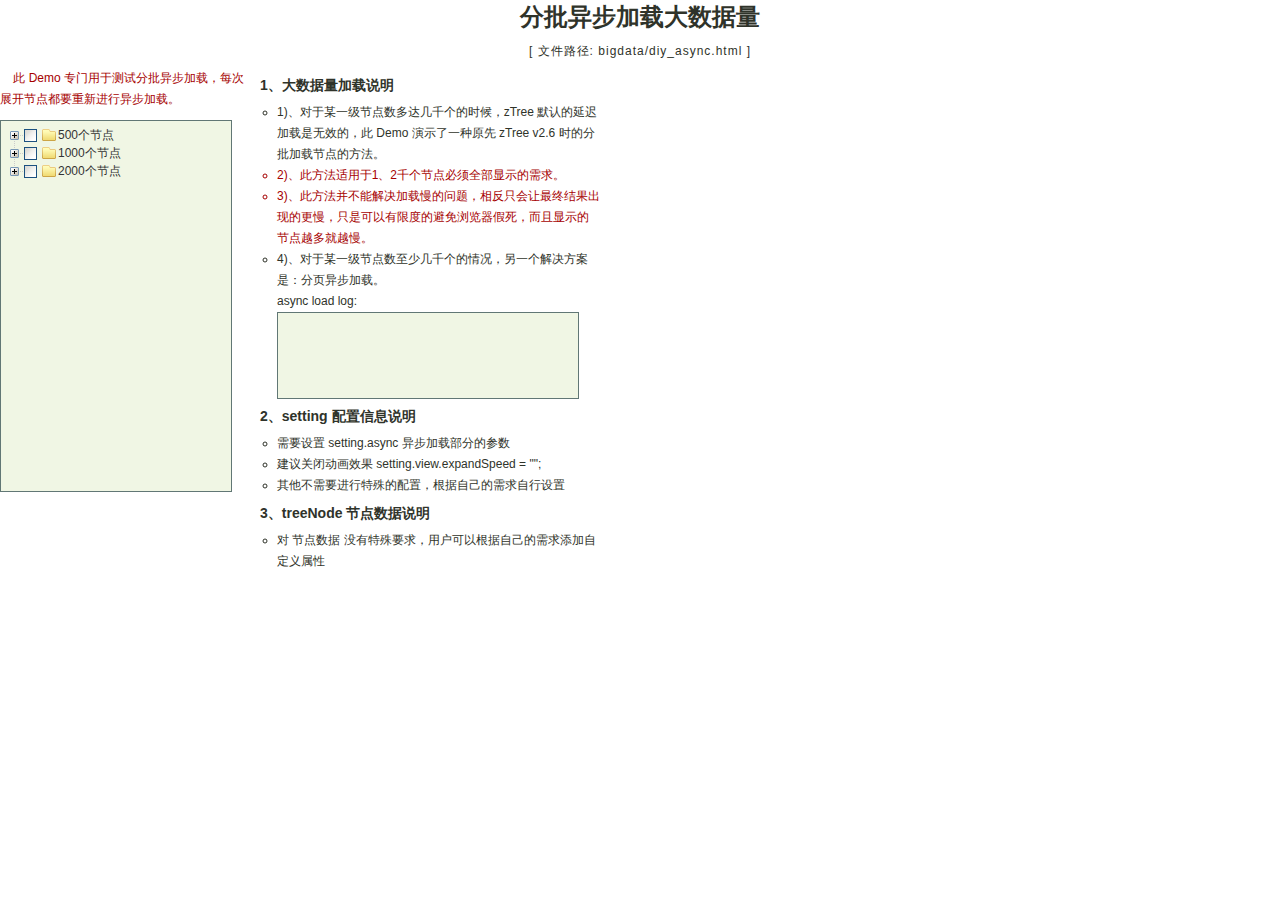
<file: hyyj/hyyj_web/src/main/resources/static/framework/plugins/zTree/demo/cn/bigdata/diy_async.html>
<!DOCTYPE html>
<HTML>
<HEAD>
	<TITLE> ZTREE DEMO - big data async</TITLE>
	<meta http-equiv="content-type" content="text/html; charset=UTF-8">
	<link rel="stylesheet" href="../../../css/demo.css" type="text/css">
	<link rel="stylesheet" href="../../../css/zTreeStyle/zTreeStyle.css" type="text/css">
	<script type="text/javascript" src="../../../js/jquery-1.4.4.min.js"></script>
	<script type="text/javascript" src="../../../js/jquery.ztree.core-3.5.js"></script>
	<script type="text/javascript" src="../../../js/jquery.ztree.excheck-3.5.js"></script>
	<script type="text/javascript" src="../../../js/jquery.ztree.exedit-3.5.js"></script>
	<SCRIPT type="text/javascript">
		<!--
		var setting = {
			async: {
				enable: true,
				url: getUrl
			},
			check: {
				enable: true
			},
			data: {
				simpleData: {
					enable: true
				}
			},
			view: {
				expandSpeed: ""
			},
			callback: {
				beforeExpand: beforeExpand,
				onAsyncSuccess: onAsyncSuccess,
				onAsyncError: onAsyncError
			}
		};

		var zNodes =[
			{name:"500个节点", id:"1", count:500, times:1, isParent:true},
			{name:"1000个节点", id:"2", count:1000, times:1, isParent:true},
			{name:"2000个节点", id:"3", count:2000, times:1, isParent:true}
		];

		var log, className = "dark",
		startTime = 0, endTime = 0, perCount = 100, perTime = 100;
		function getUrl(treeId, treeNode) {
			var curCount = (treeNode.children) ? treeNode.children.length : 0;
			var getCount = (curCount + perCount) > treeNode.count ? (treeNode.count - curCount) : perCount;
			var param = "id="+treeNode.id+"_"+(treeNode.times++) +"&count="+getCount;
			return "../asyncData/getNodesForBigData.php?" + param;
		}
		function beforeExpand(treeId, treeNode) {
			if (!treeNode.isAjaxing) {
				startTime = new Date();
				treeNode.times = 1;
				ajaxGetNodes(treeNode, "refresh");
				return true;
			} else {
				alert("zTree 正在下载数据中，请稍后展开节点。。。");
				return false;
			}
		}
		function onAsyncSuccess(event, treeId, treeNode, msg) {
			if (!msg || msg.length == 0) {
				return;
			}
			var zTree = $.fn.zTree.getZTreeObj("treeDemo"),
			totalCount = treeNode.count;
			if (treeNode.children.length < totalCount) {
				setTimeout(function() {ajaxGetNodes(treeNode);}, perTime);
			} else {
				treeNode.icon = "";
				zTree.updateNode(treeNode);
				zTree.selectNode(treeNode.children[0]);
				endTime = new Date();
				var usedTime = (endTime.getTime() - startTime.getTime())/1000;
				className = (className === "dark" ? "":"dark");
				showLog("[ "+getTime()+" ]&nbsp;&nbsp;treeNode:" + treeNode.name );
				showLog("加载完毕，共进行 "+ (treeNode.times-1) +" 次异步加载, 耗时："+ usedTime + " 秒");
			}
		}
		function onAsyncError(event, treeId, treeNode, XMLHttpRequest, textStatus, errorThrown) {
			var zTree = $.fn.zTree.getZTreeObj("treeDemo");
			alert("异步获取数据出现异常。");
			treeNode.icon = "";
			zTree.updateNode(treeNode);
		}
		function ajaxGetNodes(treeNode, reloadType) {
			var zTree = $.fn.zTree.getZTreeObj("treeDemo");
			if (reloadType == "refresh") {
				treeNode.icon = "../../../css/zTreeStyle/img/loading.gif";
				zTree.updateNode(treeNode);
			}
			zTree.reAsyncChildNodes(treeNode, reloadType, true);
		}
		function showLog(str) {
			if (!log) log = $("#log");
			log.append("<li class='"+className+"'>"+str+"</li>");
			if(log.children("li").length > 4) {
				log.get(0).removeChild(log.children("li")[0]);
			}
		}
		function getTime() {
			var now= new Date(),
			h=now.getHours(),
			m=now.getMinutes(),
			s=now.getSeconds(),
			ms=now.getMilliseconds();
			return (h+":"+m+":"+s+ " " +ms);
		}

		$(document).ready(function(){
			$.fn.zTree.init($("#treeDemo"), setting, zNodes);

		});
		//-->
	</SCRIPT>
 </HEAD>

<BODY>
<h1>分批异步加载大数据量</h1>
<h6>[ 文件路径: bigdata/diy_async.html ]</h6>
<div class="content_wrap">
	<div class="zTreeDemoBackground left">
		<ul>
			<li class="highlight_red">&nbsp;&nbsp;&nbsp;&nbsp;此 Demo 专门用于测试分批异步加载，每次展开节点都要重新进行异步加载。</li>
		</ul>
		<ul id="treeDemo" class="ztree"></ul>
	</div>
	<div class="right">
		<ul class="info">
			<li class="title"><h2>1、大数据量加载说明</h2>
				<ul class="list">
				<li>1)、对于某一级节点数多达几千个的时候，zTree 默认的延迟加载是无效的，此 Demo 演示了一种原先 zTree v2.6 时的分批加载节点的方法。</li>
				<li class="highlight_red">2)、此方法适用于1、2千个节点必须全部显示的需求。</li>
				<li class="highlight_red">3)、此方法并不能解决加载慢的问题，相反只会让最终结果出现的更慢，只是可以有限度的避免浏览器假死，而且显示的节点越多就越慢。</li>
				<li>4)、对于某一级节点数至少几千个的情况，另一个解决方案是：分页异步加载。<br/>
					async load log:<br/>
					<ul id="log" class="log" style="height:85px"></ul></li>
				</ul>
			</li>
			<li class="title"><h2>2、setting 配置信息说明</h2>
				<ul class="list">
				<li>需要设置 setting.async 异步加载部分的参数</li>
				<li>建议关闭动画效果 setting.view.expandSpeed = "";</li>
				<li>其他不需要进行特殊的配置，根据自己的需求自行设置</li>
				</ul>
			</li>
			<li class="title"><h2>3、treeNode 节点数据说明</h2>
				<ul class="list">
				<li>对 节点数据 没有特殊要求，用户可以根据自己的需求添加自定义属性</li>
				</ul>
			</li>
		</ul>
	</div>
</div>
</BODY>
</HTML>
</file>
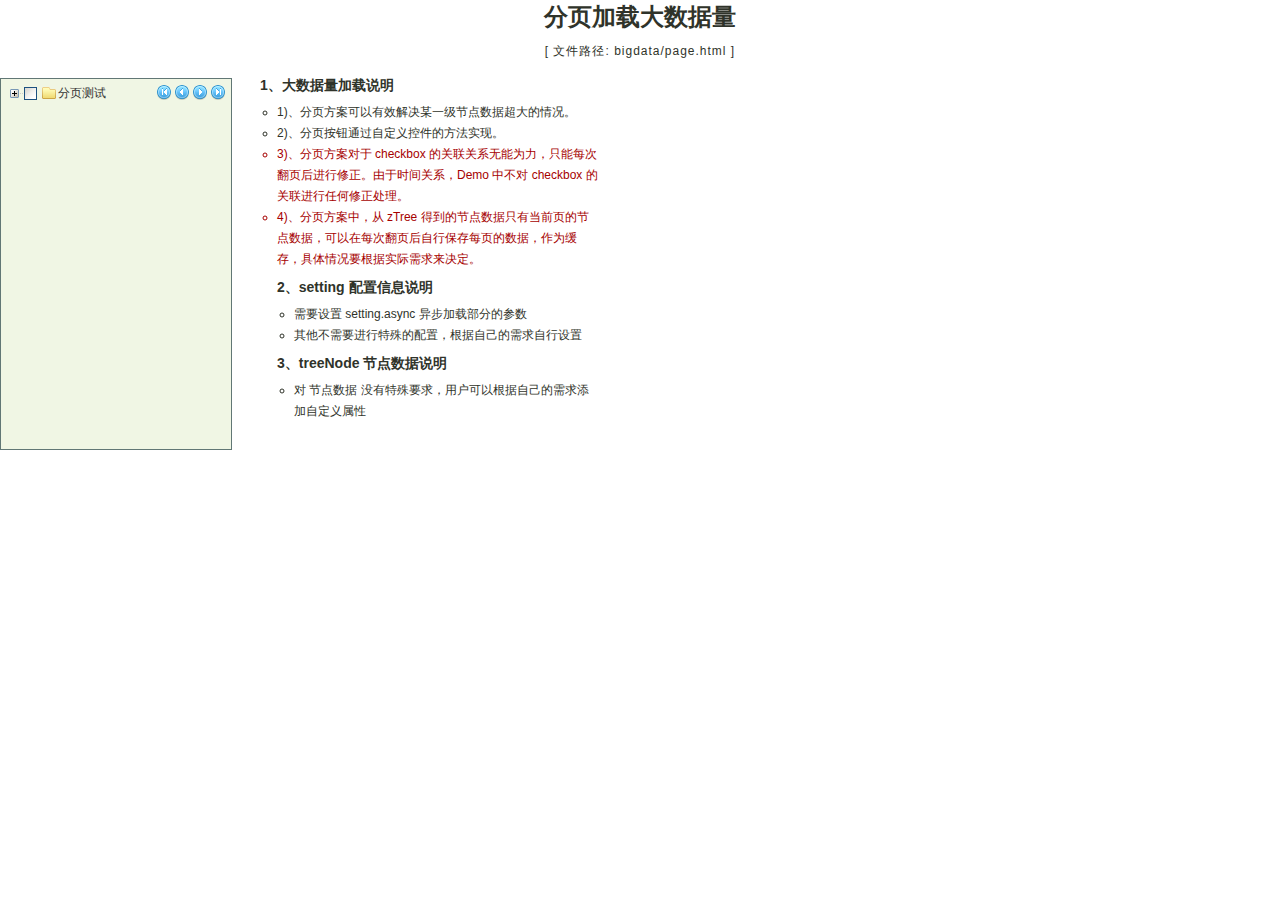
<file: hyyj/hyyj_web/src/main/resources/static/framework/plugins/zTree/demo/cn/bigdata/page.html>
<!DOCTYPE html>
<HTML>
<HEAD>
	<TITLE> ZTREE DEMO - big data page</TITLE>
	<meta http-equiv="content-type" content="text/html; charset=UTF-8">
	<link rel="stylesheet" href="../../../css/demo.css" type="text/css">
	<link rel="stylesheet" href="../../../css/zTreeStyle/zTreeStyle.css" type="text/css">
	<script type="text/javascript" src="../../../js/jquery-1.4.4.min.js"></script>
	<script type="text/javascript" src="../../../js/jquery.ztree.core-3.5.js"></script>
	<script type="text/javascript" src="../../../js/jquery.ztree.excheck-3.5.js"></script>
	<script type="text/javascript" src="../../../js/jquery.ztree.exedit-3.5.js"></script>
	<SCRIPT type="text/javascript">
		<!--
		var setting = {
			async: {
				enable: true,
				url: getUrl
			},
			check: {
				enable: true
			},
			data: {
				simpleData: {
					enable: true
				}
			},
			view: {
				addDiyDom: addDiyDom
			},
			callback: {
				beforeExpand: beforeExpand,
				onAsyncSuccess: onAsyncSuccess,
				onAsyncError: onAsyncError
			}
		};

		var zNodes =[
			{name:"分页测试", t:"请点击分页按钮", id:"1", count:2000, page:0, pageSize:100, isParent:true}
		];
		var curPage = 0;
		function getUrl(treeId, treeNode) {
			var param = "id="+ treeNode.id +"_"+treeNode.page +"&count="+treeNode.pageSize,
			aObj = $("#" + treeNode.tId + "_a");
			aObj.attr("title", "当前第 " + treeNode.page + " 页 / 共 " + treeNode.maxPage + " 页")
			return "../asyncData/getNodesForBigData.php?" + param;
		}
		function goPage(treeNode, page) {
			treeNode.page = page;
			if (treeNode.page<1) treeNode.page = 1;
			if (treeNode.page>treeNode.maxPage) treeNode.page = treeNode.maxPage;
			if (curPage == treeNode.page) return;
			curPage = treeNode.page;
			var zTree = $.fn.zTree.getZTreeObj("treeDemo");
			zTree.reAsyncChildNodes(treeNode, "refresh");
		}
		function beforeExpand(treeId, treeNode) {
			if (treeNode.page == 0) treeNode.page = 1;
			return !treeNode.isAjaxing;
		}
		function onAsyncSuccess(event, treeId, treeNode, msg) {
			
		}
		function onAsyncError(event, treeId, treeNode, XMLHttpRequest, textStatus, errorThrown) {
			var zTree = $.fn.zTree.getZTreeObj("treeDemo");
			alert("异步获取数据出现异常。");
			treeNode.icon = "";
			zTree.updateNode(treeNode);
		}
		function addDiyDom(treeId, treeNode) {
			if (treeNode.level>0) return;
			var aObj = $("#" + treeNode.tId + "_a");
			if ($("#addBtn_"+treeNode.id).length>0) return;
			var addStr = "<span class='button lastPage' id='lastBtn_" + treeNode.id
				+ "' title='last page' onfocus='this.blur();'></span><span class='button nextPage' id='nextBtn_" + treeNode.id
				+ "' title='next page' onfocus='this.blur();'></span><span class='button prevPage' id='prevBtn_" + treeNode.id
				+ "' title='prev page' onfocus='this.blur();'></span><span class='button firstPage' id='firstBtn_" + treeNode.id
				+ "' title='first page' onfocus='this.blur();'></span>";
			aObj.after(addStr);
			var first = $("#firstBtn_"+treeNode.id);
			var prev = $("#prevBtn_"+treeNode.id);
			var next = $("#nextBtn_"+treeNode.id);
			var last = $("#lastBtn_"+treeNode.id);
			treeNode.maxPage = Math.round(treeNode.count/treeNode.pageSize - .5) + (treeNode.count%treeNode.pageSize == 0 ? 0:1);
			first.bind("click", function(){
				if (!treeNode.isAjaxing) {
					goPage(treeNode, 1);
				}
			});
			last.bind("click", function(){
				if (!treeNode.isAjaxing) {
					goPage(treeNode, treeNode.maxPage);
				}
			});
			prev.bind("click", function(){
				if (!treeNode.isAjaxing) {
					goPage(treeNode, treeNode.page-1);
				}
			});
			next.bind("click", function(){
				if (!treeNode.isAjaxing) {
					goPage(treeNode, treeNode.page+1);
				}
			});
		};
		
		$(document).ready(function(){
			$.fn.zTree.init($("#treeDemo"), setting, zNodes);
		});
		//-->
	</SCRIPT>
	<style type="text/css">
.ztree li span.button.firstPage {float:right; margin-left:2px; margin-right: 0; background-position:-144px -16px; vertical-align:top; *vertical-align:middle}
.ztree li span.button.prevPage {float:right; margin-left:2px; margin-right: 0; background-position:-144px -48px; vertical-align:top; *vertical-align:middle}
.ztree li span.button.nextPage {float:right; margin-left:2px; margin-right: 0; background-position:-144px -64px; vertical-align:top; *vertical-align:middle}
.ztree li span.button.lastPage {float:right; margin-left:2px; margin-right: 0; background-position:-144px -32px; vertical-align:top; *vertical-align:middle}
	</style>
 </HEAD>

<BODY>
<h1>分页加载大数据量</h1>
<h6>[ 文件路径: bigdata/page.html ]</h6>
<div class="content_wrap">
	<div class="zTreeDemoBackground left">
		<ul id="treeDemo" class="ztree"></ul>
	</div>
	<div class="right">
		<ul class="info">
			<li class="title"><h2>1、大数据量加载说明</h2>
				<ul class="list">
				<li>1)、分页方案可以有效解决某一级节点数据超大的情况。</li>
				<li>2)、分页按钮通过自定义控件的方法实现。</li>
				<li class="highlight_red">3)、分页方案对于 checkbox 的关联关系无能为力，只能每次翻页后进行修正。由于时间关系，Demo 中不对 checkbox 的关联进行任何修正处理。</li>
				<li class="highlight_red">4)、分页方案中，从 zTree 得到的节点数据只有当前页的节点数据，可以在每次翻页后自行保存每页的数据，作为缓存，具体情况要根据实际需求来决定。</li>
			</li>
			<li class="title"><h2>2、setting 配置信息说明</h2>
				<ul class="list">
				<li>需要设置 setting.async 异步加载部分的参数</li>
				<li>其他不需要进行特殊的配置，根据自己的需求自行设置</li>
				</ul>
			</li>
			<li class="title"><h2>3、treeNode 节点数据说明</h2>
				<ul class="list">
				<li>对 节点数据 没有特殊要求，用户可以根据自己的需求添加自定义属性</li>
				</ul>
			</li>
		</ul>
	</div>
</div>
</BODY>
</HTML>
</file>
<file: hyyj/hyyj_web/src/main/resources/static/framework/plugins/chosen_v1.7.0/docsupport/prism.css>
/**
 * okaidia theme for JavaScript, CSS and HTML
 * Loosely based on Monokai textmate theme by http://www.monokai.nl/
 * @author ocodia
 */

code[class*="language-"],
pre[class*="language-"] {
	color: #f8f8f2;
	text-shadow: 0 1px rgba(0,0,0,0.3);
	font-family: Consolas, Monaco, 'Andale Mono', monospace;
	direction: ltr;
	text-align: left;
	white-space: pre;
	word-spacing: normal;
	
	-moz-tab-size: 4;
	-o-tab-size: 4;
	tab-size: 4;
	
	-webkit-hyphens: none;
	-moz-hyphens: none;
	-ms-hyphens: none;
	hyphens: none;
}

/* Code blocks */
pre[class*="language-"] {
	padding: 1em;
	margin: .5em 0;
	overflow: auto;	
	border-radius: 0.3em;
}

:not(pre) > code[class*="language-"],
pre[class*="language-"] {
	background: #272822;
}

/* Inline code */
:not(pre) > code[class*="language-"] {
	padding: .1em;
	border-radius: .3em;
}

.token.comment,
.token.prolog,
.token.doctype,
.token.cdata {
	color: slategray;
}

.token.punctuation {
	color: #f8f8f2;
}

.namespace {
	opacity: .7;
}

.token.property,
.token.tag {
	color: #f92672;
}

.token.boolean,
.token.number{
	color: #ae81ff;
}

.token.selector,
.token.attr-name,
.token.string {
	color: #a6e22e;
}


.token.operator,
.token.entity,
.token.url,
.language-css .token.string,
.style .token.string {
	color: #f8f8f2;
}

.token.atrule,
.token.attr-value
{
	color: #e6db74;
}


.token.keyword{
color: #66d9ef;
}

.token.regex,
.token.important {
	color: #fd971f;
}

.token.important {
	font-weight: bold;
}

.token.entity {
	cursor: help;
}
</file>
<file: hyyj/hyyj_web/src/main/resources/static/hyyj/css/app.css>
@charset "utf-8";

/********** Global **********/
/*
 *常用背景色： #0b0f34 (6,64,102) (29,45,57) (7,33,58) (8,13,28) (15,43,36)
 */
html, body {
	width:100%;
	height:100%;
	min-height:635px;
	font-family:"microsoft yahei", arial, sans-serif;
	background-color:#0f1c30;
	background-repeat:no-repeat;
	background-position:center;
	background-size:100% 100%;
	overflow-x:hidden;
	overflow-y:auto;
}
body.bg01 {background-image:url("../images/bg01.png");}
body.bg02 {background-image:url("../images/bg02.png");}
body.bg03 {background-image:url("../images/bg03.png");}
body.bg04 {background-image:url("../images/bg04.png");}
.header {
	margin:0 auto;
	width:100%;
	height:65px;
	max-width:1920px;
	background:url("../images/header.png") center no-repeat;
}
.header h3 {
	margin:0;
	padding:0;
	line-height:50px;
	text-align:center;
	font-size:24px;
	color:#5dc2fe;
}
.wrapper {position:absolute;top:80px;bottom:0;left:0;right:0;min-height:555px;}
.container-fluid {height:100%;min-height:100%;}
.row {margin-left:-7px;margin-right:-8px;}
.row>div {padding-left:7px;padding-right:8px;}
.xpanel-wrapper {padding-bottom:15px;box-sizing:border-box;}
.xpanel-wrapper-1 {height:100%;}
.xpanel-wrapper-2 {height:50%;}
.xpanel-wrapper-3 {height:33.33333%;}
.xpanel {
	padding:15px;
	height:100%;
	min-height:170px;
	background:url("../images/panel.png") center no-repeat;
	background-size:100% 100%;
	box-sizing:border-box;
}

/* tool */
.fill-h {height:100%;min-height:100%;}
.no-margin {margin:0 !important;}
.no-padding {padding:0 !important;}

/* scrollbar */
::-webkit-scrollbar {width:0;height:0;}
::-webkit-scrollbar-track {background-color:transparent;}
::-webkit-scrollbar-thumb {border-radius:5px;background-color:rgba(0, 0, 0, 0.3);}
</file>
<file: hyyj/hyyj_web/src/main/resources/static/hyyj/css/login.css>
@charset "utf-8";
/* CSS Document */

* { font: 13px/1.5 '微软雅黑'; -webkit-box-sizing: border-box; -moz-box-sizing: border-box; -box-sizing: border-box; padding:0; margin:0; list-style:none; box-sizing: border-box; }
body, html { height:100%; overflow:hidden; }
body { background:#93defe; background-size: cover; }
a { color:#27A9E3; text-decoration:none; cursor:pointer; }
img{ border:none;}

.login_box{ width:1100px; margin:120px auto 0;}
.login_box .login_l_img{ float:left; width:432px; height:440px; margin-left:50px;}
.login_box .login_l_img img{width:500px; height:440px; }
.login {height:360px; width:400px; padding:50px; background-color: #ffffff;border-radius:6px;box-sizing: border-box; float:right; margin-right:50px; position:relative; margin-top:50px;}
.login_logo{ width:120px; height:120px; border:5px solid #93defe;border-radius:100px; background:#fff; text-align:center; line-height:110px; position:absolute; top:-60px; right:140px;}
.login_name{ width:100%; float:left; text-align:center; margin-top:20px;}
.login_name p{ width:100%; text-align:center; font-size:18px; color:#444; padding:10px 0 20px;}
.login_logo img{ width:60px; height:60px;display: inline-block; vertical-align: middle;}
input[type=text], input[type=file], input[type=password], input[type=email], select { border: 1px solid #DCDEE0; vertical-align: middle; border-radius: 3px; height: 50px; padding: 0px 16px; font-size: 14px; color: #555555; outline:none; width:100%;margin-bottom: 15px;line-height:50px; color:#888;}
input[type=text]:focus, input[type=file]:focus, input[type=password]:focus, input[type=email]:focus, select:focus { border: 1px solid #27A9E3; }
input[type=submit], input[type=button] { display: inline-block; vertical-align: middle; padding: 12px 24px; margin: 0px; font-size:16px; line-height: 24px; text-align: center; white-space: nowrap; vertical-align: middle; cursor: pointer; color: #ffffff; background-color: #27A9E3; border-radius: 3px; border: none; -webkit-appearance: none; outline:none; width:100%; }
.copyright { font-size:14px; color:#fff; display:block;width:100%; float:left; text-align:center; margin-top:60px;}

#password_text{border: 1px solid #DCDEE0; vertical-align: middle; border-radius: 3px; height: 50px; padding: 0px 16px; font-size: 14px; color: #888; outline:none; width:100%;margin-bottom: 15px;display: block; line-height:50px;}
</file>
<file: hyyj/hyyj_web/src/main/resources/static/framework/plugins/layer-3.0.3/skin/default/layer.css>
.layui-layer-imgbar,.layui-layer-imgtit a,.layui-layer-tab .layui-layer-title span,.layui-layer-title{text-overflow:ellipsis;white-space:nowrap}*html{background-image:url(about:blank);background-attachment:fixed}html #layuicss-skinlayercss{display:none;position:absolute;width:1989px}.layui-layer,.layui-layer-shade{position:fixed;_position:absolute;pointer-events:auto}.layui-layer-shade{top:0;left:0;width:100%;height:100%;_height:expression(document.body.offsetHeight+"px")}.layui-layer{-webkit-overflow-scrolling:touch;top:150px;left:0;margin:0;padding:0;background-color:#fff;-webkit-background-clip:content;box-shadow:1px 1px 50px rgba(0,0,0,.3)}.layui-layer-close{position:absolute}.layui-layer-content{position:relative}.layui-layer-border{border:1px solid #B2B2B2;border:1px solid rgba(0,0,0,.1);box-shadow:1px 1px 5px rgba(0,0,0,.2)}.layui-layer-load{background:url(loading-1.gif) center center no-repeat #eee}.layui-layer-ico{background:url(icon.png) no-repeat}.layui-layer-btn a,.layui-layer-dialog .layui-layer-ico,.layui-layer-setwin a{display:inline-block;*display:inline;*zoom:1;vertical-align:top}.layui-layer-move{display:none;position:fixed;*position:absolute;left:0;top:0;width:100%;height:100%;cursor:move;opacity:0;filter:alpha(opacity=0);background-color:#fff;z-index:2147483647}.layui-layer-resize{position:absolute;width:15px;height:15px;right:0;bottom:0;cursor:se-resize}.layui-layer{border-radius:2px;-webkit-animation-fill-mode:both;animation-fill-mode:both;-webkit-animation-duration:.3s;animation-duration:.3s}@-webkit-keyframes layer-bounceIn{0%{opacity:0;-webkit-transform:scale(.5);transform:scale(.5)}100%{opacity:1;-webkit-transform:scale(1);transform:scale(1)}}@keyframes layer-bounceIn{0%{opacity:0;-webkit-transform:scale(.5);-ms-transform:scale(.5);transform:scale(.5)}100%{opacity:1;-webkit-transform:scale(1);-ms-transform:scale(1);transform:scale(1)}}.layer-anim{-webkit-animation-name:layer-bounceIn;animation-name:layer-bounceIn}@-webkit-keyframes layer-zoomInDown{0%{opacity:0;-webkit-transform:scale(.1) translateY(-2000px);transform:scale(.1) translateY(-2000px);-webkit-animation-timing-function:ease-in-out;animation-timing-function:ease-in-out}60%{opacity:1;-webkit-transform:scale(.475) translateY(60px);transform:scale(.475) translateY(60px);-webkit-animation-timing-function:ease-out;animation-timing-function:ease-out}}@keyframes layer-zoomInDown{0%{opacity:0;-webkit-transform:scale(.1) translateY(-2000px);-ms-transform:scale(.1) translateY(-2000px);transform:scale(.1) translateY(-2000px);-webkit-animation-timing-function:ease-in-out;animation-timing-function:ease-in-out}60%{opacity:1;-webkit-transform:scale(.475) translateY(60px);-ms-transform:scale(.475) translateY(60px);transform:scale(.475) translateY(60px);-webkit-animation-timing-function:ease-out;animation-timing-function:ease-out}}.layer-anim-01{-webkit-animation-name:layer-zoomInDown;animation-name:layer-zoomInDown}@-webkit-keyframes layer-fadeInUpBig{0%{opacity:0;-webkit-transform:translateY(2000px);transform:translateY(2000px)}100%{opacity:1;-webkit-transform:translateY(0);transform:translateY(0)}}@keyframes layer-fadeInUpBig{0%{opacity:0;-webkit-transform:translateY(2000px);-ms-transform:translateY(2000px);transform:translateY(2000px)}100%{opacity:1;-webkit-transform:translateY(0);-ms-transform:translateY(0);transform:translateY(0)}}.layer-anim-02{-webkit-animation-name:layer-fadeInUpBig;animation-name:layer-fadeInUpBig}@-webkit-keyframes layer-zoomInLeft{0%{opacity:0;-webkit-transform:scale(.1) translateX(-2000px);transform:scale(.1) translateX(-2000px);-webkit-animation-timing-function:ease-in-out;animation-timing-function:ease-in-out}60%{opacity:1;-webkit-transform:scale(.475) translateX(48px);transform:scale(.475) translateX(48px);-webkit-animation-timing-function:ease-out;animation-timing-function:ease-out}}@keyframes layer-zoomInLeft{0%{opacity:0;-webkit-transform:scale(.1) translateX(-2000px);-ms-transform:scale(.1) translateX(-2000px);transform:scale(.1) translateX(-2000px);-webkit-animation-timing-function:ease-in-out;animation-timing-function:ease-in-out}60%{opacity:1;-webkit-transform:scale(.475) translateX(48px);-ms-transform:scale(.475) translateX(48px);transform:scale(.475) translateX(48px);-webkit-animation-timing-function:ease-out;animation-timing-function:ease-out}}.layer-anim-03{-webkit-animation-name:layer-zoomInLeft;animation-name:layer-zoomInLeft}@-webkit-keyframes layer-rollIn{0%{opacity:0;-webkit-transform:translateX(-100%) rotate(-120deg);transform:translateX(-100%) rotate(-120deg)}100%{opacity:1;-webkit-transform:translateX(0) rotate(0);transform:translateX(0) rotate(0)}}@keyframes layer-rollIn{0%{opacity:0;-webkit-transform:translateX(-100%) rotate(-120deg);-ms-transform:translateX(-100%) rotate(-120deg);transform:translateX(-100%) rotate(-120deg)}100%{opacity:1;-webkit-transform:translateX(0) rotate(0);-ms-transform:translateX(0) rotate(0);transform:translateX(0) rotate(0)}}.layer-anim-04{-webkit-animation-name:layer-rollIn;animation-name:layer-rollIn}@keyframes layer-fadeIn{0%{opacity:0}100%{opacity:1}}.layer-anim-05{-webkit-animation-name:layer-fadeIn;animation-name:layer-fadeIn}@-webkit-keyframes layer-shake{0%,100%{-webkit-transform:translateX(0);transform:translateX(0)}10%,30%,50%,70%,90%{-webkit-transform:translateX(-10px);transform:translateX(-10px)}20%,40%,60%,80%{-webkit-transform:translateX(10px);transform:translateX(10px)}}@keyframes layer-shake{0%,100%{-webkit-transform:translateX(0);-ms-transform:translateX(0);transform:translateX(0)}10%,30%,50%,70%,90%{-webkit-transform:translateX(-10px);-ms-transform:translateX(-10px);transform:translateX(-10px)}20%,40%,60%,80%{-webkit-transform:translateX(10px);-ms-transform:translateX(10px);transform:translateX(10px)}}.layer-anim-06{-webkit-animation-name:layer-shake;animation-name:layer-shake}@-webkit-keyframes fadeIn{0%{opacity:0}100%{opacity:1}}.layui-layer-title{padding:0 80px 0 20px;height:42px;line-height:42px;border-bottom:1px solid #eee;font-size:14px;color:#333;overflow:hidden;background-color:#F8F8F8;border-radius:2px 2px 0 0}.layui-layer-setwin{position:absolute;right:15px;*right:0;top:15px;font-size:0;line-height:initial}.layui-layer-setwin a{position:relative;width:16px;height:16px;margin-left:10px;font-size:12px;_overflow:hidden}.layui-layer-setwin .layui-layer-min cite{position:absolute;width:14px;height:2px;left:0;top:50%;margin-top:-1px;background-color:#2E2D3C;cursor:pointer;_overflow:hidden}.layui-layer-setwin .layui-layer-min:hover cite{background-color:#2D93CA}.layui-layer-setwin .layui-layer-max{background-position:-32px -40px}.layui-layer-setwin .layui-layer-max:hover{background-position:-16px -40px}.layui-layer-setwin .layui-layer-maxmin{background-position:-65px -40px}.layui-layer-setwin .layui-layer-maxmin:hover{background-position:-49px -40px}.layui-layer-setwin .layui-layer-close1{background-position:1px -40px;cursor:pointer}.layui-layer-setwin .layui-layer-close1:hover{opacity:.7}.layui-layer-setwin .layui-layer-close2{position:absolute;right:-28px;top:-28px;width:30px;height:30px;margin-left:0;background-position:-149px -31px;*right:-18px;_display:none}.layui-layer-setwin .layui-layer-close2:hover{background-position:-180px -31px}.layui-layer-btn{text-align:right;padding:0 10px 12px;pointer-events:auto;user-select:none;-webkit-user-select:none}.layui-layer-btn a{height:28px;line-height:28px;margin:6px 6px 0;padding:0 15px;border:1px solid #dedede;background-color:#f1f1f1;color:#333;border-radius:2px;font-weight:400;cursor:pointer;text-decoration:none}.layui-layer-btn a:hover{opacity:.9;text-decoration:none}.layui-layer-btn a:active{opacity:.8}.layui-layer-btn .layui-layer-btn0{border-color:#4898d5;background-color:#2e8ded;color:#fff}.layui-layer-btn-l{text-align:left}.layui-layer-btn-c{text-align:center}.layui-layer-dialog{min-width:260px}.layui-layer-dialog .layui-layer-content{position:relative;padding:20px;line-height:24px;word-break:break-all;overflow:hidden;font-size:14px;overflow-x:hidden;overflow-y:auto}.layui-layer-dialog .layui-layer-content .layui-layer-ico{position:absolute;top:16px;left:15px;_left:-40px;width:30px;height:30px}.layui-layer-ico1{background-position:-30px 0}.layui-layer-ico2{background-position:-60px 0}.layui-layer-ico3{background-position:-90px 0}.layui-layer-ico4{background-position:-120px 0}.layui-layer-ico5{background-position:-150px 0}.layui-layer-ico6{background-position:-180px 0}.layui-layer-rim{border:6px solid #8D8D8D;border:6px solid rgba(0,0,0,.3);border-radius:5px;box-shadow:none}.layui-layer-msg{min-width:180px;border:1px solid #D3D4D3;box-shadow:none}.layui-layer-hui{min-width:100px;background-color:#000;filter:alpha(opacity=60);background-color:rgba(0,0,0,.6);color:#fff;border:none}.layui-layer-hui .layui-layer-content{padding:12px 25px;text-align:center}.layui-layer-dialog .layui-layer-padding{padding:20px 20px 20px 55px;text-align:left}.layui-layer-page .layui-layer-content{position:relative;overflow:auto}.layui-layer-iframe .layui-layer-btn,.layui-layer-page .layui-layer-btn{padding-top:10px}.layui-layer-nobg{background:0 0}.layui-layer-iframe iframe{display:block;width:100%}.layui-layer-loading{border-radius:100%;background:0 0;box-shadow:none;border:none}.layui-layer-loading .layui-layer-content{width:60px;height:24px;background:url(loading-0.gif) no-repeat}.layui-layer-loading .layui-layer-loading1{width:37px;height:37px;background:url(loading-1.gif) no-repeat}.layui-layer-ico16,.layui-layer-loading .layui-layer-loading2{width:32px;height:32px;background:url(loading-2.gif) no-repeat}.layui-layer-tips{background:0 0;box-shadow:none;border:none}.layui-layer-tips .layui-layer-content{position:relative;line-height:22px;min-width:12px;padding:5px 10px;font-size:12px;_float:left;border-radius:2px;box-shadow:1px 1px 3px rgba(0,0,0,.2);background-color:#000;color:#fff}.layui-layer-tips .layui-layer-close{right:-2px;top:-1px}.layui-layer-tips i.layui-layer-TipsG{position:absolute;width:0;height:0;border-width:8px;border-color:transparent;border-style:dashed;*overflow:hidden}.layui-layer-tips i.layui-layer-TipsB,.layui-layer-tips i.layui-layer-TipsT{left:5px;border-right-style:solid;border-right-color:#000}.layui-layer-tips i.layui-layer-TipsT{bottom:-8px}.layui-layer-tips i.layui-layer-TipsB{top:-8px}.layui-layer-tips i.layui-layer-TipsL,.layui-layer-tips i.layui-layer-TipsR{top:1px;border-bottom-style:solid;border-bottom-color:#000}.layui-layer-tips i.layui-layer-TipsR{left:-8px}.layui-layer-tips i.layui-layer-TipsL{right:-8px}.layui-layer-lan[type=dialog]{min-width:280px}.layui-layer-lan .layui-layer-title{background:#4476A7;color:#fff;border:none}.layui-layer-lan .layui-layer-btn{padding:5px 10px 10px;text-align:right;border-top:1px solid #E9E7E7}.layui-layer-lan .layui-layer-btn a{background:#BBB5B5;border:none}.layui-layer-lan .layui-layer-btn .layui-layer-btn1{background:#C9C5C5}.layui-layer-molv .layui-layer-title{background:#009f95;color:#fff;border:none}.layui-layer-molv .layui-layer-btn a{background:#009f95}.layui-layer-molv .layui-layer-btn .layui-layer-btn1{background:#92B8B1}.layui-layer-iconext{background:url(icon-ext.png) no-repeat}.layui-layer-prompt .layui-layer-input{display:block;width:220px;height:30px;margin:0 auto;line-height:30px;padding:0 5px;border:1px solid #ccc;box-shadow:1px 1px 5px rgba(0,0,0,.1) inset;color:#333}.layui-layer-prompt textarea.layui-layer-input{width:300px;height:100px;line-height:20px}.layui-layer-prompt .layui-layer-content{padding:20px}.layui-layer-prompt .layui-layer-btn{padding-top:0}.layui-layer-tab{box-shadow:1px 1px 50px rgba(0,0,0,.4)}.layui-layer-tab .layui-layer-title{padding-left:0;border-bottom:1px solid #ccc;background-color:#eee;overflow:visible}.layui-layer-tab .layui-layer-title span{position:relative;float:left;min-width:80px;max-width:260px;padding:0 20px;text-align:center;cursor:default;overflow:hidden}.layui-layer-tab .layui-layer-title span.layui-layer-tabnow{height:43px;border-left:1px solid #ccc;border-right:1px solid #ccc;background-color:#fff;z-index:10}.layui-layer-tab .layui-layer-title span:first-child{border-left:none}.layui-layer-tabmain{line-height:24px;clear:both}.layui-layer-tabmain .layui-layer-tabli{display:none}.layui-layer-tabmain .layui-layer-tabli.xubox_tab_layer{display:block}.xubox_tabclose{position:absolute;right:10px;top:5px;cursor:pointer}.layui-layer-photos{-webkit-animation-duration:.8s;animation-duration:.8s}.layui-layer-photos .layui-layer-content{overflow:hidden;text-align:center}.layui-layer-photos .layui-layer-phimg img{position:relative;width:100%;display:inline-block;*display:inline;*zoom:1;vertical-align:top}.layui-layer-imgbar,.layui-layer-imguide{display:none}.layui-layer-imgnext,.layui-layer-imgprev{position:absolute;top:50%;width:27px;_width:44px;height:44px;margin-top:-22px;outline:0;blr:expression(this.onFocus=this.blur())}.layui-layer-imgprev{left:10px;background-position:-5px -5px;_background-position:-70px -5px}.layui-layer-imgprev:hover{background-position:-33px -5px;_background-position:-120px -5px}.layui-layer-imgnext{right:10px;_right:8px;background-position:-5px -50px;_background-position:-70px -50px}.layui-layer-imgnext:hover{background-position:-33px -50px;_background-position:-120px -50px}.layui-layer-imgbar{position:absolute;left:0;bottom:0;width:100%;height:32px;line-height:32px;background-color:rgba(0,0,0,.8);background-color:#000\9;filter:Alpha(opacity=80);color:#fff;overflow:hidden;font-size:0}.layui-layer-imgtit *{display:inline-block;*display:inline;*zoom:1;vertical-align:top;font-size:12px}.layui-layer-imgtit a{max-width:65%;overflow:hidden;color:#fff}.layui-layer-imgtit a:hover{color:#fff;text-decoration:underline}.layui-layer-imgtit em{padding-left:10px;font-style:normal}@-webkit-keyframes layer-bounceOut{100%{opacity:0;-webkit-transform:scale(.7);transform:scale(.7)}30%{-webkit-transform:scale(1.05);transform:scale(1.05)}0%{-webkit-transform:scale(1);transform:scale(1)}}@keyframes layer-bounceOut{100%{opacity:0;-webkit-transform:scale(.7);-ms-transform:scale(.7);transform:scale(.7)}30%{-webkit-transform:scale(1.05);-ms-transform:scale(1.05);transform:scale(1.05)}0%{-webkit-transform:scale(1);-ms-transform:scale(1);transform:scale(1)}}.layer-anim-close{-webkit-animation-name:layer-bounceOut;animation-name:layer-bounceOut;-webkit-animation-duration:.2s;animation-duration:.2s}@media screen and (max-width:1100px){.layui-layer-iframe{overflow-y:auto;-webkit-overflow-scrolling:touch}}
</file>
<file: hyyj/hyyj_web/src/main/resources/static/framework/plugins/zTree/css/demo.css>
html, body, div, span, applet, object, iframe, h1, h2, h3, h4, h5, h6, p, blockquote, pre, a, abbr, acronym, address, big, cite, code, del, dfn, em, font, img, ins, kbd, q, s, samp, small, strike, strong, sub, sup, tt, var, dl, dt, dd, ol, ul, li, fieldset, form, label, legend, table, caption, tbody, tfoot, thead, tr, th, td {
	margin: 0;padding: 0;border: 0;outline: 0;font-weight: inherit;font-style: inherit;font-size: 100%;font-family: inherit;vertical-align: baseline;}
body {color: #2f332a;font: 15px/21px Arial, Helvetica, simsun, sans-serif;background: #f0f6e4 \9;}
h1, h2, h3, h4, h5, h6 {color: #2f332a;font-weight: bold;font-family: Helvetica, Arial, sans-serif;padding-bottom: 5px;}
h1 {font-size: 24px;line-height: 34px;text-align: center;}
h2 {font-size: 14px;line-height: 24px;padding-top: 5px;}
h6 {font-weight: normal;font-size: 12px;letter-spacing: 1px;line-height: 24px;text-align: center;}
a {color:#3C6E31;text-decoration: underline;}
a:hover {background-color:#3C6E31;color:white;}
input.radio {margin: 0 2px 0 8px;}
input.radio.first {margin-left:0;}
input.empty {color: lightgray;}
code {color: #2f332a;}
.highlight_red {color:#A60000;}
.highlight_green {color:#A7F43D;}
li {list-style: circle;font-size: 12px;}
li.title {list-style: none;}
ul.list {margin-left: 17px;}

div.content_wrap {width: 600px;height:380px;}
div.content_wrap div.left{float: left;width: 250px;}
div.content_wrap div.right{float: right;width: 340px;}
div.zTreeDemoBackground {width:250px;height:362px;text-align:left;}

ul.ztree {margin-top: 10px;border: 1px solid #617775;background: #f0f6e4;width:220px;height:360px;overflow-y:scroll;overflow-x:auto;}
ul.log {border: 1px solid #617775;background: #f0f6e4;width:300px;height:170px;overflow: hidden;}
ul.log.small {height:45px;}
ul.log li {color: #666666;list-style: none;padding-left: 10px;}
ul.log li.dark {background-color: #E3E3E3;}

/* ruler */
div.ruler {height:20px; width:220px; background-color:#f0f6e4;border: 1px solid #333; margin-bottom: 5px; cursor: pointer}
div.ruler div.cursor {height:20px; width:30px; background-color:#3C6E31; color:white; text-align: right; padding-right: 5px; cursor: pointer}
</file>
<file: hyyj/hyyj_web/src/main/resources/static/framework/plugins/chosen_v1.7.0/docsupport/style.css>
/* Reset */
html, body, div, span, object, iframe, h1, h2, h3, h4, h5, h6, p, blockquote, pre, abbr, address, cite, code, del, dfn, em, img, ins, kbd, q, samp, small, strong, sub, sup, var, b, i, dl, dt, dd, ol, ul, li, fieldset, form, label, legend, table, caption, tbody, tfoot, thead, tr, th, td, article, aside, canvas, details, figcaption, figure, footer, header, hgroup, menu, nav, section, summary, time, mark, audio, video { margin: 0; padding: 0; border: 0; font-size: 100%; font: inherit; vertical-align: baseline; }

article, aside, details, figcaption, figure, footer, header, hgroup, menu, nav, section { display: block; }

blockquote, q { quotes: none; }
blockquote:before, blockquote:after, q:before, q:after { content: ""; content: none; }
ins { background-color: #ff9; color: #000; text-decoration: none; }
mark { background-color: #ff9; color: #000; font-style: italic; font-weight: bold; }
del { text-decoration: line-through; }
abbr[title], dfn[title] { border-bottom: 1px dotted; cursor: help; }
table { border-collapse: collapse; border-spacing: 0; }
hr { display: block; height: 1px; border: 0; border-top: 1px solid #ccc; margin: 1em 0; padding: 0; }
input, select { vertical-align: middle; }

body { font:13px/1.231 sans-serif; *font-size:small; } /* Hack retained to preserve specificity */
select, input, textarea, button { font:99% sans-serif; }
pre, code, kbd, samp { font-family: monospace, sans-serif; }


body { background: #EEE; color: #444; line-height: 1.4em; }

header h1 { color: black; font-size: 2em; line-height: 1.1em; display: inline-block; height: 27px; margin: 20px 0 25px; }
header h1 small { font-size: 0.6em; }

div#content { background: white; border: 1px solid #ccc; border-width: 0 1px 1px; margin: 0 auto; padding: 40px 50px 40px; width: 738px; }

footer { color: #999; padding-top: 40px; font-size: 0.8em; text-align: center; }

body { font-family: sans-serif; font-size: 1em; }

p { margin: 0 0 .7em; max-width: 700px; }
table+p { margin-top: 1em; }

h2 { border-bottom: 1px solid #ccc; font-size: 1.2em; margin: 3em 0 1em 0; font-weight: bold;}
h3 { font-weight: bold; }

h2.intro { border-bottom: none; font-size: 1em; font-weight: normal; margin-top:0; }

ul li { list-style: disc; margin-left: 1em; margin-bottom: 1.25em; }
ol li { margin-left: 1.25em; }
ol ul, ul ul { margin: .25em 0 0; }
ol ul li, ul ul li { list-style-type: circle; margin: 0 0 .25em 1em; }

li > p { margin-top: .25em; }

div.side-by-side { width: 100%; margin-bottom: 1em; }
div.side-by-side > div { float: left; width: 49%; }
div.side-by-side > div > em { margin-bottom: 10px; display: block; }

.faqs em { display: block; }

.clearfix:after {
  content: "\0020";
  display: block;
  height: 0;
  clear: both;
  overflow: hidden;
  visibility: hidden;
}

a { color: #F36C00; outline: none; text-decoration: none; }
a:hover { text-decoration: underline; }

ul.credits li { margin-bottom: .25em; }

strong { font-weight: bold; }
i { font-style: italic; }

.button {
  background: #fafafa;
  background: -webkit-linear-gradient(top, #ffffff, #eeeeee);
  background: -moz-linear-gradient(top, #ffffff, #eeeeee);
  background: -o-linear-gradient(top, #ffffff, #eeeeee);
  background: linear-gradient(to bottom, #ffffff, #eeeeee);
  border: 1px solid #bbbbbb;
  border-radius: 4px;
  box-shadow: inset 0 1px 1px rgba(255, 255, 255, 0.2);
  color: #555555;
  cursor: pointer;
  display: inline-block;
  font-family: "Helvetica Neue", Arial, Verdana, "Nimbus Sans L", sans-serif;
  font-size: 13px;
  font-weight: 500;
  height: 31px;
  line-height: 28px;
  outline: none;
  padding: 0 13px;
  text-shadow: 0 1px 0 white;
  text-decoration: none;
  vertical-align: middle;
  white-space: nowrap;
  -webkit-font-smoothing: antialiased;
  -webkit-box-sizing: border-box;
  -moz-box-sizing: border-box;
  box-sizing: border-box;
}

.button-blue {
  background: #1385e5;
  background: -webkit-linear-gradient(top, #53b2fc, #1385e5);
  background: -moz-linear-gradient(top, #53b2fc, #1385e5);
  background: -o-linear-gradient(top, #53b2fc, #1385e5);
  background: linear-gradient(to bottom, #53b2fc, #1385e5);
  border-color: #075fa9;
  color: white;
  font-weight: bold;
  text-shadow: 0 -1px 0 rgba(0, 0, 0, 0.4);
}


/* Tweak navbar brand link to be super sleek
-------------------------------------------------- */
.oss-bar {
  top: 0;
  right: 20px;
  position: fixed;
  z-index: 1030;
}
.oss-bar ul {
  float: right;
  margin: 0;
  list-style: none;
}
.oss-bar ul li {
  list-style: none;
  float: left;
  line-height: 0;
  margin: 0;
}
.oss-bar ul li a {
   -moz-box-sizing:    border-box;
  -webkit-box-sizing: border-box;
  -ms-box-sizing:     border-box;
   box-sizing:        border-box;
  border: 0;
  margin-top: -10px;
  display: block;
  height: 58px;
  background: #F36C00 url(oss-credit.png) no-repeat 20px 22px;
  padding: 22px 20px 12px 20px;
  text-indent: 120%; /* stupid padding */
  white-space: nowrap;
  overflow: hidden;
  -webkit-transition: all 0.10s ease-in-out;
  -moz-transition: all 0.10s ease-in-out;
  transition: all 0.15s ease-in-out;
}
.oss-bar ul li a:hover {
  margin-top: 0px;
}
.oss-bar a.harvest {
  width: 196px;
  background-color: #F36C00;
  background-position: -142px 22px;
  padding-right: 22px; /* optical illusion */
}
.oss-bar a.fork {
  width: 162px;
  background-color: #333333;
}

.docs-table th, .docs-table td {
  border: 1px solid #000;
  padding: 4px 6px;
  white-space: nowrap;
}

.docs-table td:last-child {
  white-space: normal;
}

.docs-table th {
  font-weight: bold;
  text-align: left;
}

#content pre[class*=language-] {
  font-size: 14px;
  margin-bottom: 20px;
}

#content pre[class*=language-] code {
  font-size: 14px;
  padding: 0;
}

#content code[class*=language-] {
  font-size: 12px;
  padding: 2px 4px;
}

.anchor {
  color: inherit;
  position: relative;
}

.anchor:hover {
  background: url([data-uri]) 0 50% no-repeat;
  background-size: 21px 9px;
  margin-left: -27px;
  padding-left: 27px;
  text-decoration: none;
}

.select,
.chosen-select,
.chosen-select-no-single,
.chosen-select-no-results,
.chosen-select-deselect,
.chosen-select-rtl,
.chosen-select-width {
  width: 350px;
}

.jquery-version-refer {
  margin-top: 40px;
  font-style: italic;
}
</file>
<file: hyyj/hyyj_web/src/main/resources/static/framework/plugins/zTree/css/zTreeStyle/zTreeStyle.css>
/*-------------------------------------
zTree Style

version:	3.5.17
author:		Hunter.z
email:		hunter.z@263.net
website:	http://code.google.com/p/jquerytree/

-------------------------------------*/

.ztree * {padding:0; margin:0; font-size:12px; font-family: Verdana, Arial, Helvetica, AppleGothic, sans-serif}
.ztree {margin:0; padding:5px; color:#333}
.ztree li{padding:0; margin:0; list-style:none; line-height:14px; text-align:left; white-space:nowrap; outline:0}
.ztree li ul{ margin:0; padding:0 0 0 18px}
.ztree li ul.line{ background:url(./img/line_conn.gif) 0 0 repeat-y;}

.ztree li a {padding:1px 3px 0 0; margin:0; cursor:pointer; height:17px; color:#333; background-color: transparent;
	text-decoration:none; vertical-align:top; display: inline-block}
.ztree li a:hover {text-decoration:underline}
.ztree li a.curSelectedNode {padding-top:0px; background-color:#FFE6B0; color:black; height:16px; border:1px #FFB951 solid; opacity:0.8;}
.ztree li a.curSelectedNode_Edit {padding-top:0px; background-color:#FFE6B0; color:black; height:16px; border:1px #FFB951 solid; opacity:0.8;}
.ztree li a.tmpTargetNode_inner {padding-top:0px; background-color:#316AC5; color:white; height:16px; border:1px #316AC5 solid;
	opacity:0.8; filter:alpha(opacity=80)}
.ztree li a.tmpTargetNode_prev {}
.ztree li a.tmpTargetNode_next {}
.ztree li a input.rename {height:14px; width:80px; padding:0; margin:0;
	font-size:12px; border:1px #7EC4CC solid; *border:0px}
.ztree li span {line-height:16px; margin-right:2px}
.ztree li span.button {line-height:0; margin:0; width:16px; height:16px; display: inline-block; vertical-align:middle;
	border:0 none; cursor: pointer;outline:none;
	background-color:transparent; background-repeat:no-repeat; background-attachment: scroll;
	background-image:url("./img/zTreeStandard.png"); *background-image:url("./img/zTreeStandard.gif")}

.ztree li span.button.chk {width:13px; height:13px; margin:0 3px 0 0; cursor: auto}
.ztree li span.button.chk.checkbox_false_full {background-position:0 0}
.ztree li span.button.chk.checkbox_false_full_focus {background-position:0 -14px}
.ztree li span.button.chk.checkbox_false_part {background-position:0 -28px}
.ztree li span.button.chk.checkbox_false_part_focus {background-position:0 -42px}
.ztree li span.button.chk.checkbox_false_disable {background-position:0 -56px}
.ztree li span.button.chk.checkbox_true_full {background-position:-14px 0}
.ztree li span.button.chk.checkbox_true_full_focus {background-position:-14px -14px}
.ztree li span.button.chk.checkbox_true_part {background-position:-14px -28px}
.ztree li span.button.chk.checkbox_true_part_focus {background-position:-14px -42px}
.ztree li span.button.chk.checkbox_true_disable {background-position:-14px -56px}
.ztree li span.button.chk.radio_false_full {background-position:-28px 0}
.ztree li span.button.chk.radio_false_full_focus {background-position:-28px -14px}
.ztree li span.button.chk.radio_false_part {background-position:-28px -28px}
.ztree li span.button.chk.radio_false_part_focus {background-position:-28px -42px}
.ztree li span.button.chk.radio_false_disable {background-position:-28px -56px}
.ztree li span.button.chk.radio_true_full {background-position:-42px 0}
.ztree li span.button.chk.radio_true_full_focus {background-position:-42px -14px}
.ztree li span.button.chk.radio_true_part {background-position:-42px -28px}
.ztree li span.button.chk.radio_true_part_focus {background-position:-42px -42px}
.ztree li span.button.chk.radio_true_disable {background-position:-42px -56px}

.ztree li span.button.switch {width:18px; height:18px}
.ztree li span.button.root_open{background-position:-92px -54px}
.ztree li span.button.root_close{background-position:-74px -54px}
.ztree li span.button.roots_open{background-position:-92px 0}
.ztree li span.button.roots_close{background-position:-74px 0}
.ztree li span.button.center_open{background-position:-92px -18px}
.ztree li span.button.center_close{background-position:-74px -18px}
.ztree li span.button.bottom_open{background-position:-92px -36px}
.ztree li span.button.bottom_close{background-position:-74px -36px}
.ztree li span.button.noline_open{background-position:-92px -72px}
.ztree li span.button.noline_close{background-position:-74px -72px}
.ztree li span.button.root_docu{ background:none;}
.ztree li span.button.roots_docu{background-position:-56px 0}
.ztree li span.button.center_docu{background-position:-56px -18px}
.ztree li span.button.bottom_docu{background-position:-56px -36px}
.ztree li span.button.noline_docu{ background:none;}

.ztree li span.button.ico_open{margin-right:2px; background-position:-110px -16px; vertical-align:top; *vertical-align:middle}
.ztree li span.button.ico_close{margin-right:2px; background-position:-110px 0; vertical-align:top; *vertical-align:middle}
.ztree li span.button.ico_docu{margin-right:2px; background-position:-110px -32px; vertical-align:top; *vertical-align:middle}
.ztree li span.button.edit {margin-right:2px; background-position:-110px -48px; vertical-align:top; *vertical-align:middle}
.ztree li span.button.remove {margin-right:2px; background-position:-110px -64px; vertical-align:top; *vertical-align:middle}

.ztree li span.button.ico_loading{margin-right:2px; background:url(./img/loading.gif) no-repeat scroll 0 0 transparent; vertical-align:top; *vertical-align:middle}

ul.tmpTargetzTree {background-color:#FFE6B0; opacity:0.8; filter:alpha(opacity=80)}

span.tmpzTreeMove_arrow {width:16px; height:16px; display: inline-block; padding:0; margin:2px 0 0 1px; border:0 none; position:absolute;
	background-color:transparent; background-repeat:no-repeat; background-attachment: scroll;
	background-position:-110px -80px; background-image:url("./img/zTreeStandard.png"); *background-image:url("./img/zTreeStandard.gif")}

ul.ztree.zTreeDragUL {margin:0; padding:0; position:absolute; width:auto; height:auto;overflow:hidden; background-color:#cfcfcf; border:1px #00B83F dotted; opacity:0.8; filter:alpha(opacity=80)}
.zTreeMask {z-index:10000; background-color:#cfcfcf; opacity:0.0; filter:alpha(opacity=0); position:absolute}

/* level style*/
/*.ztree li span.button.level0 {
	display:none;
}
.ztree li ul.level0 {
	padding:0;
	background:none;
}*/
</file>
